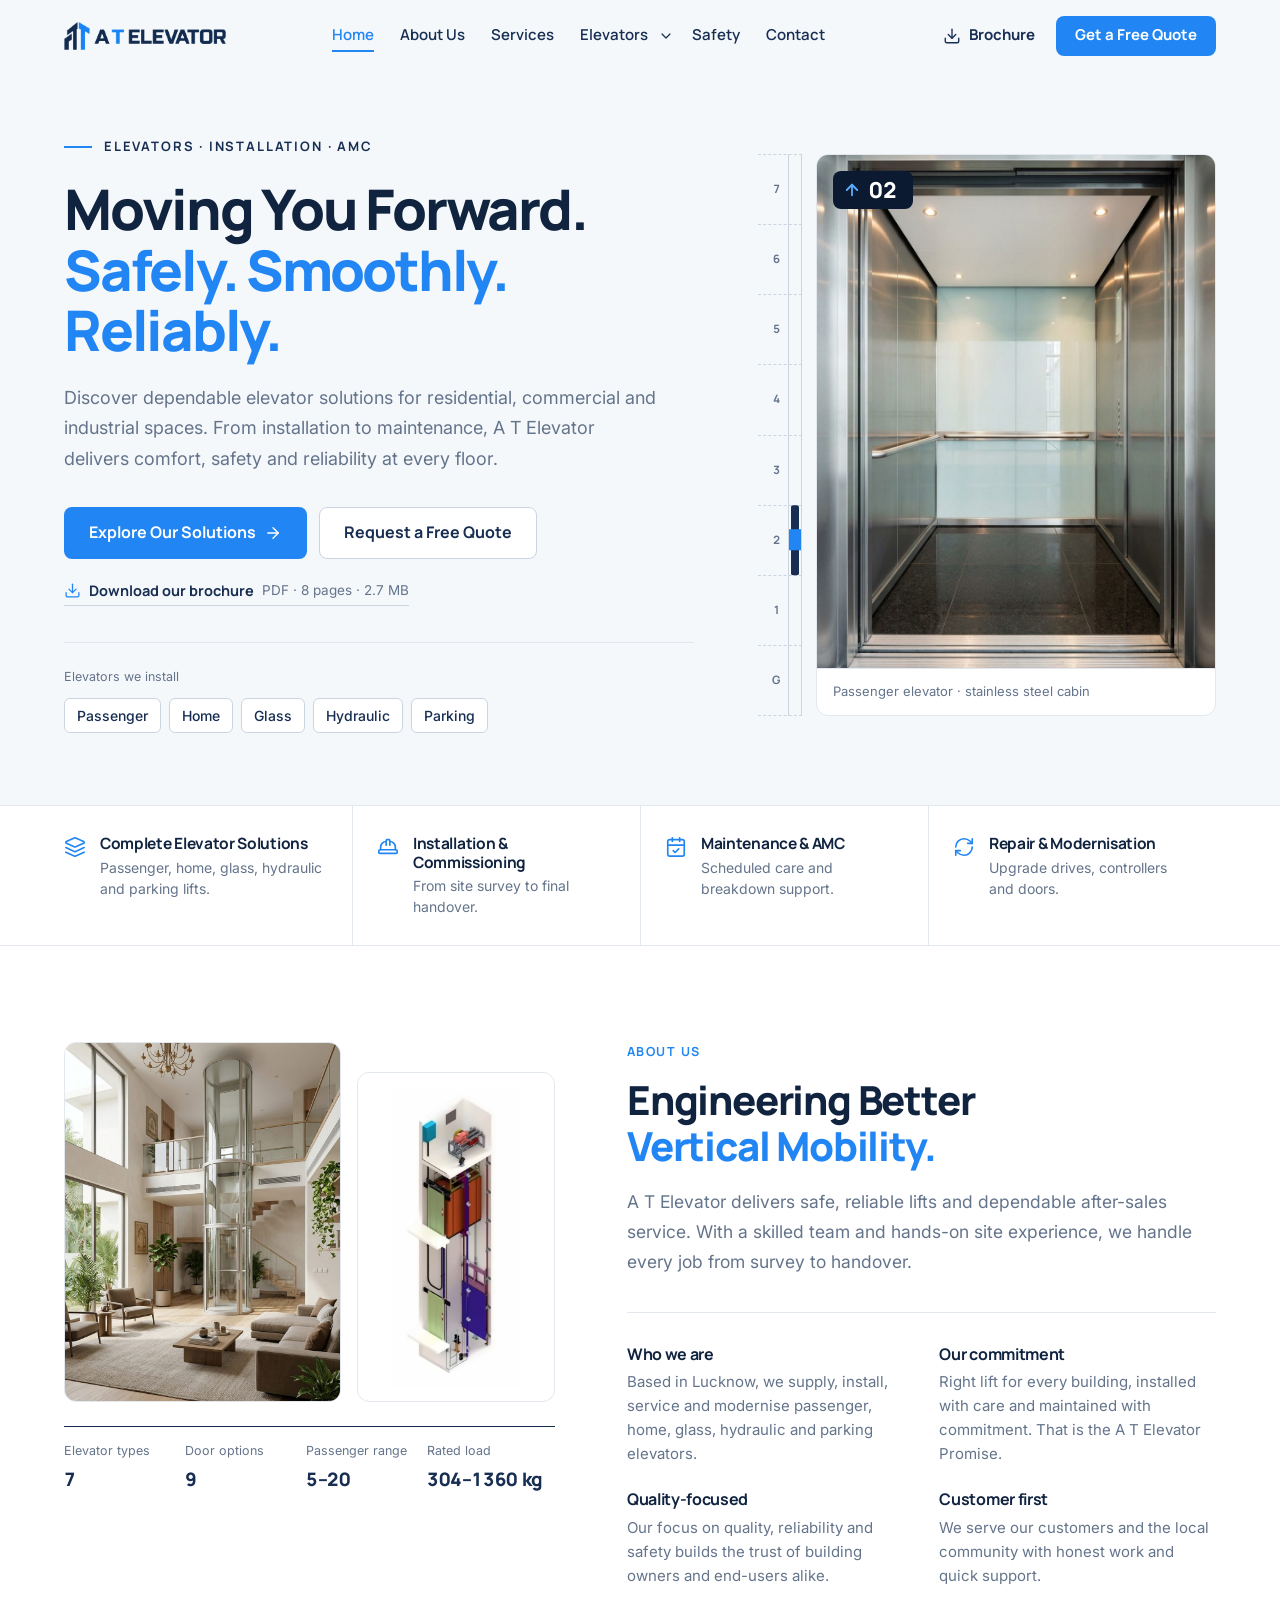
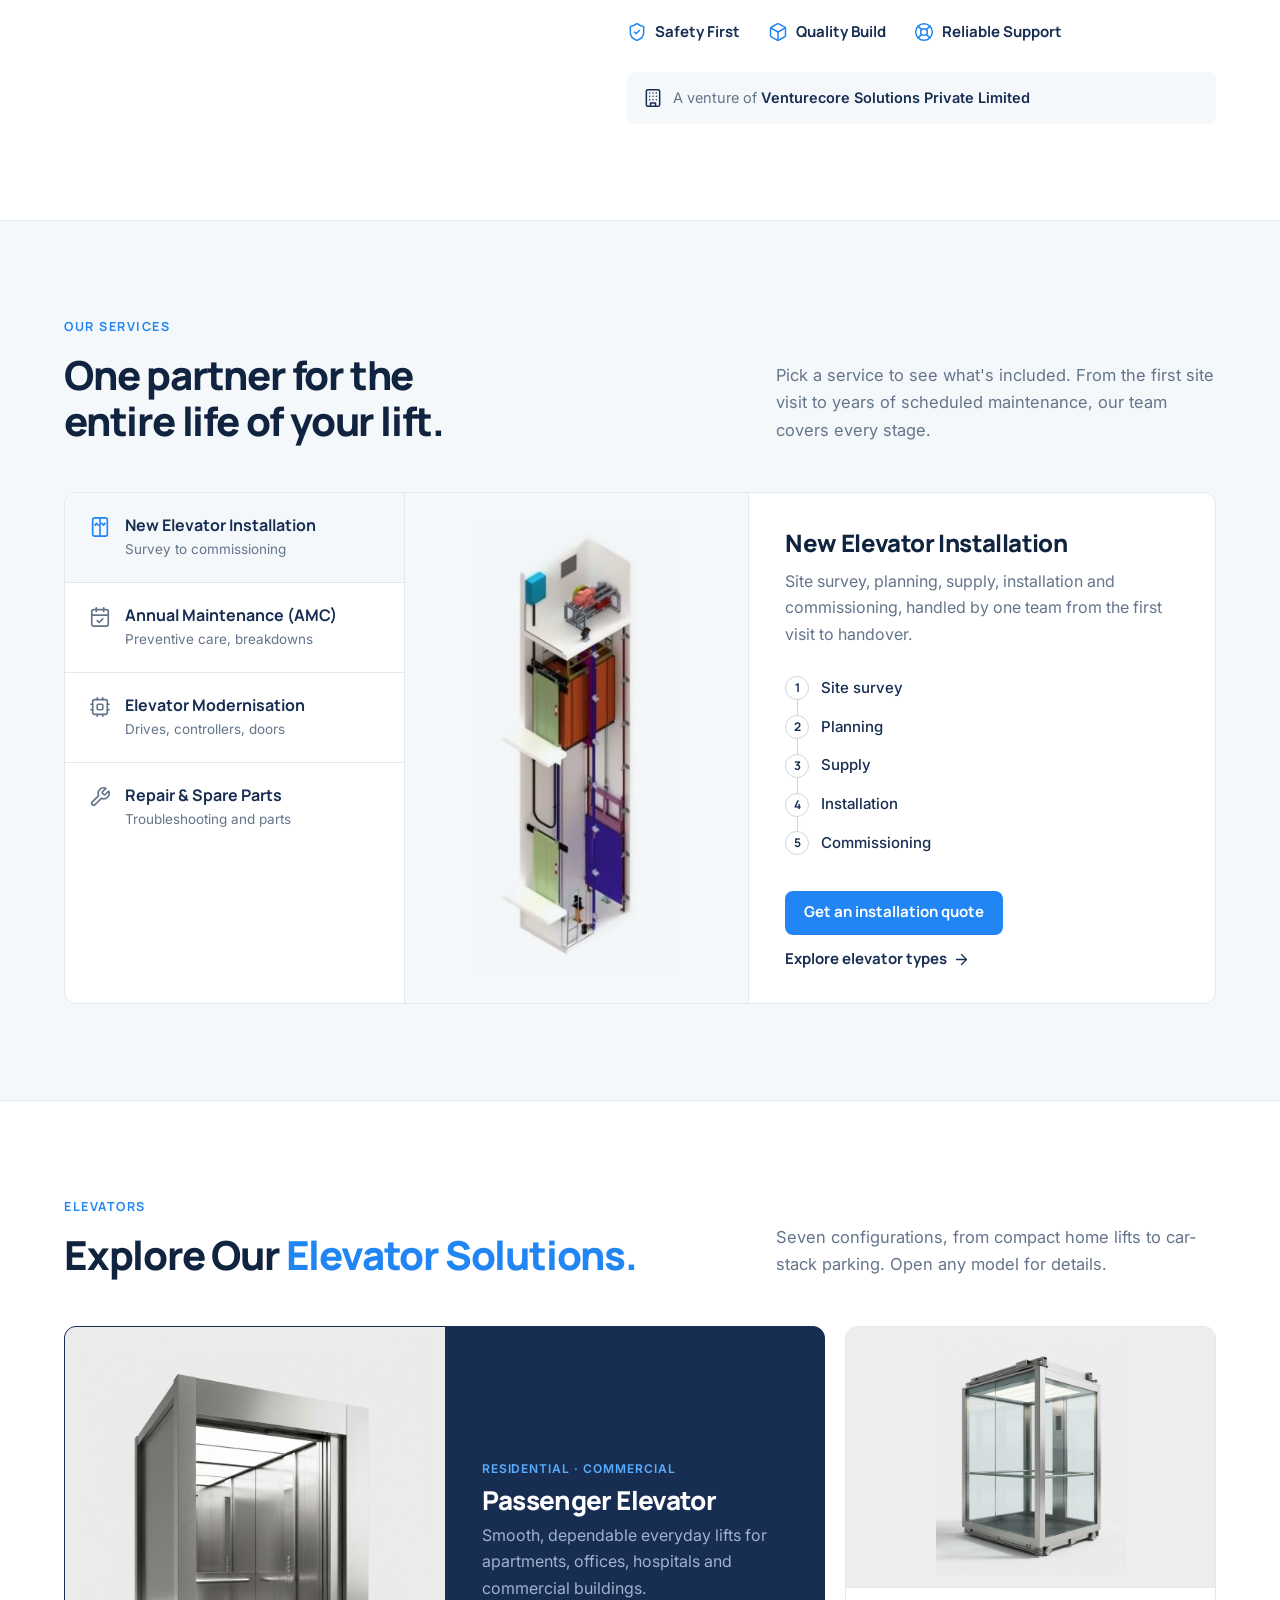
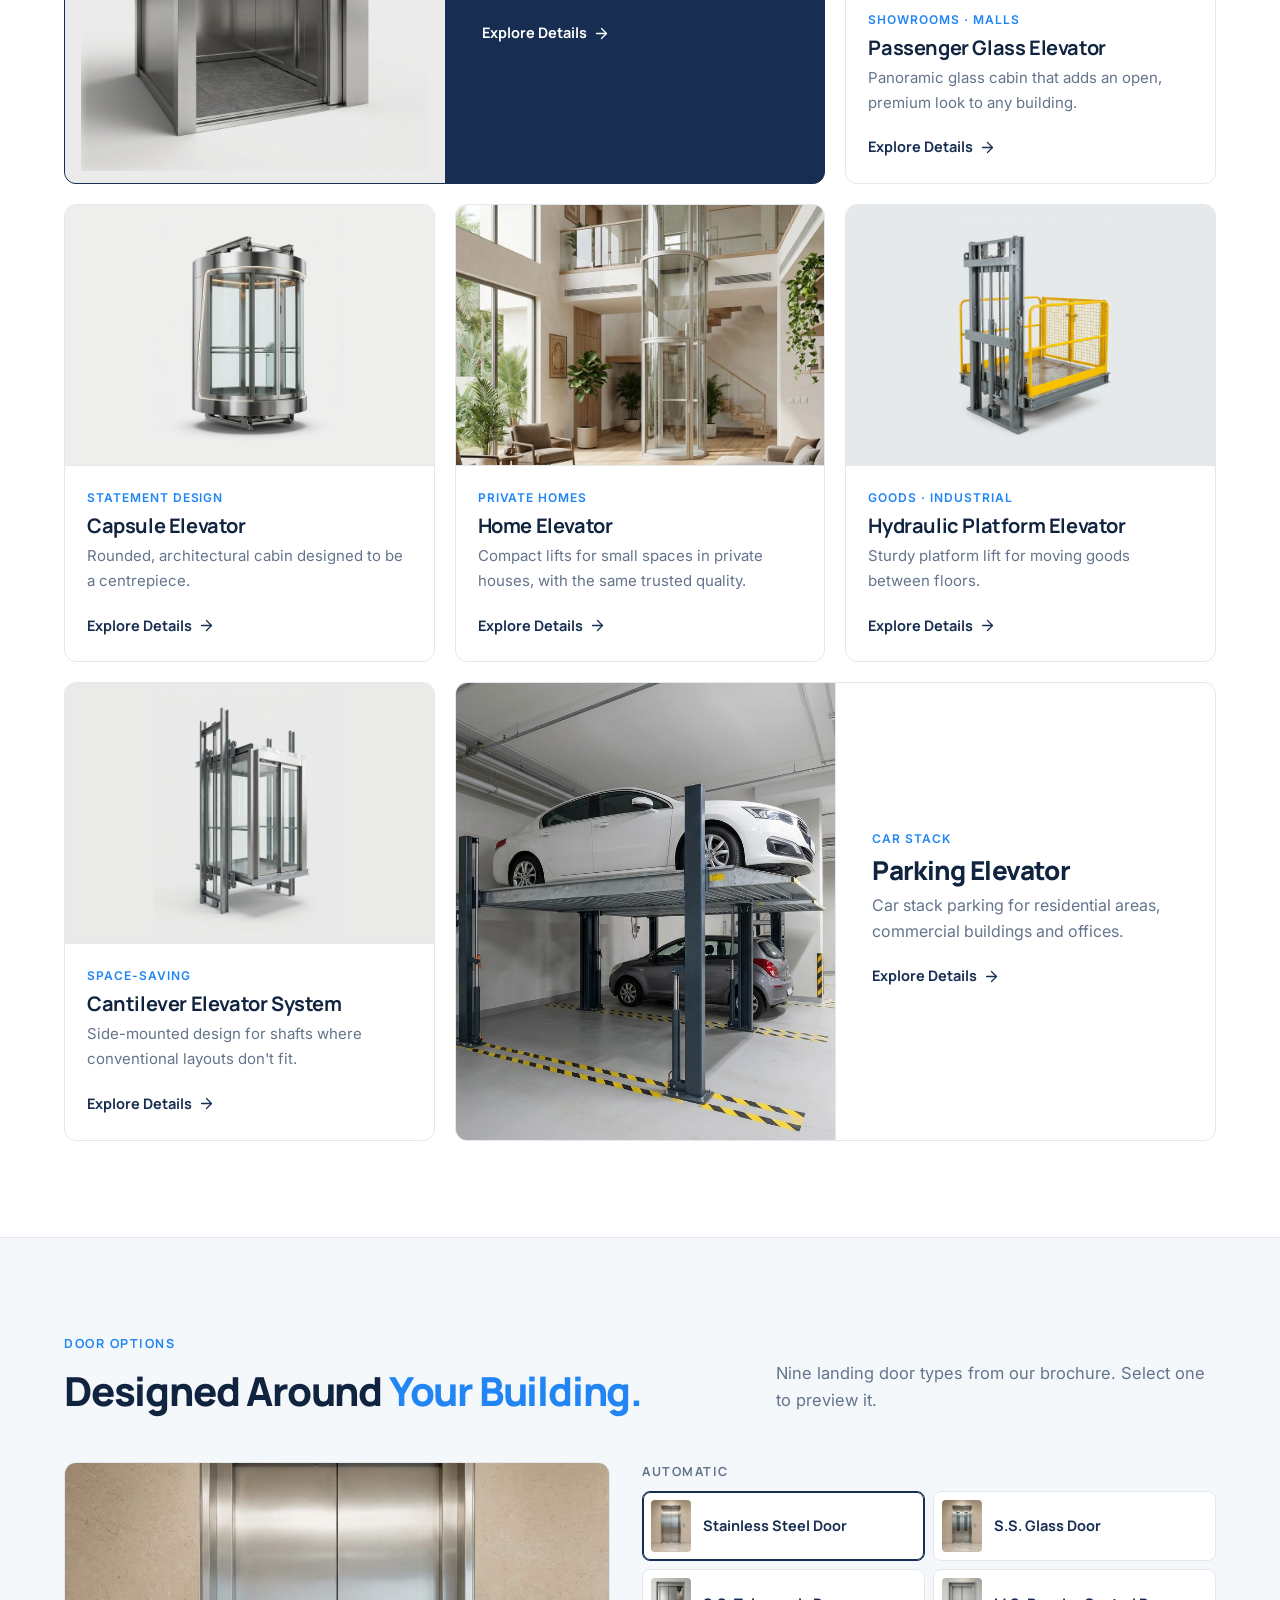
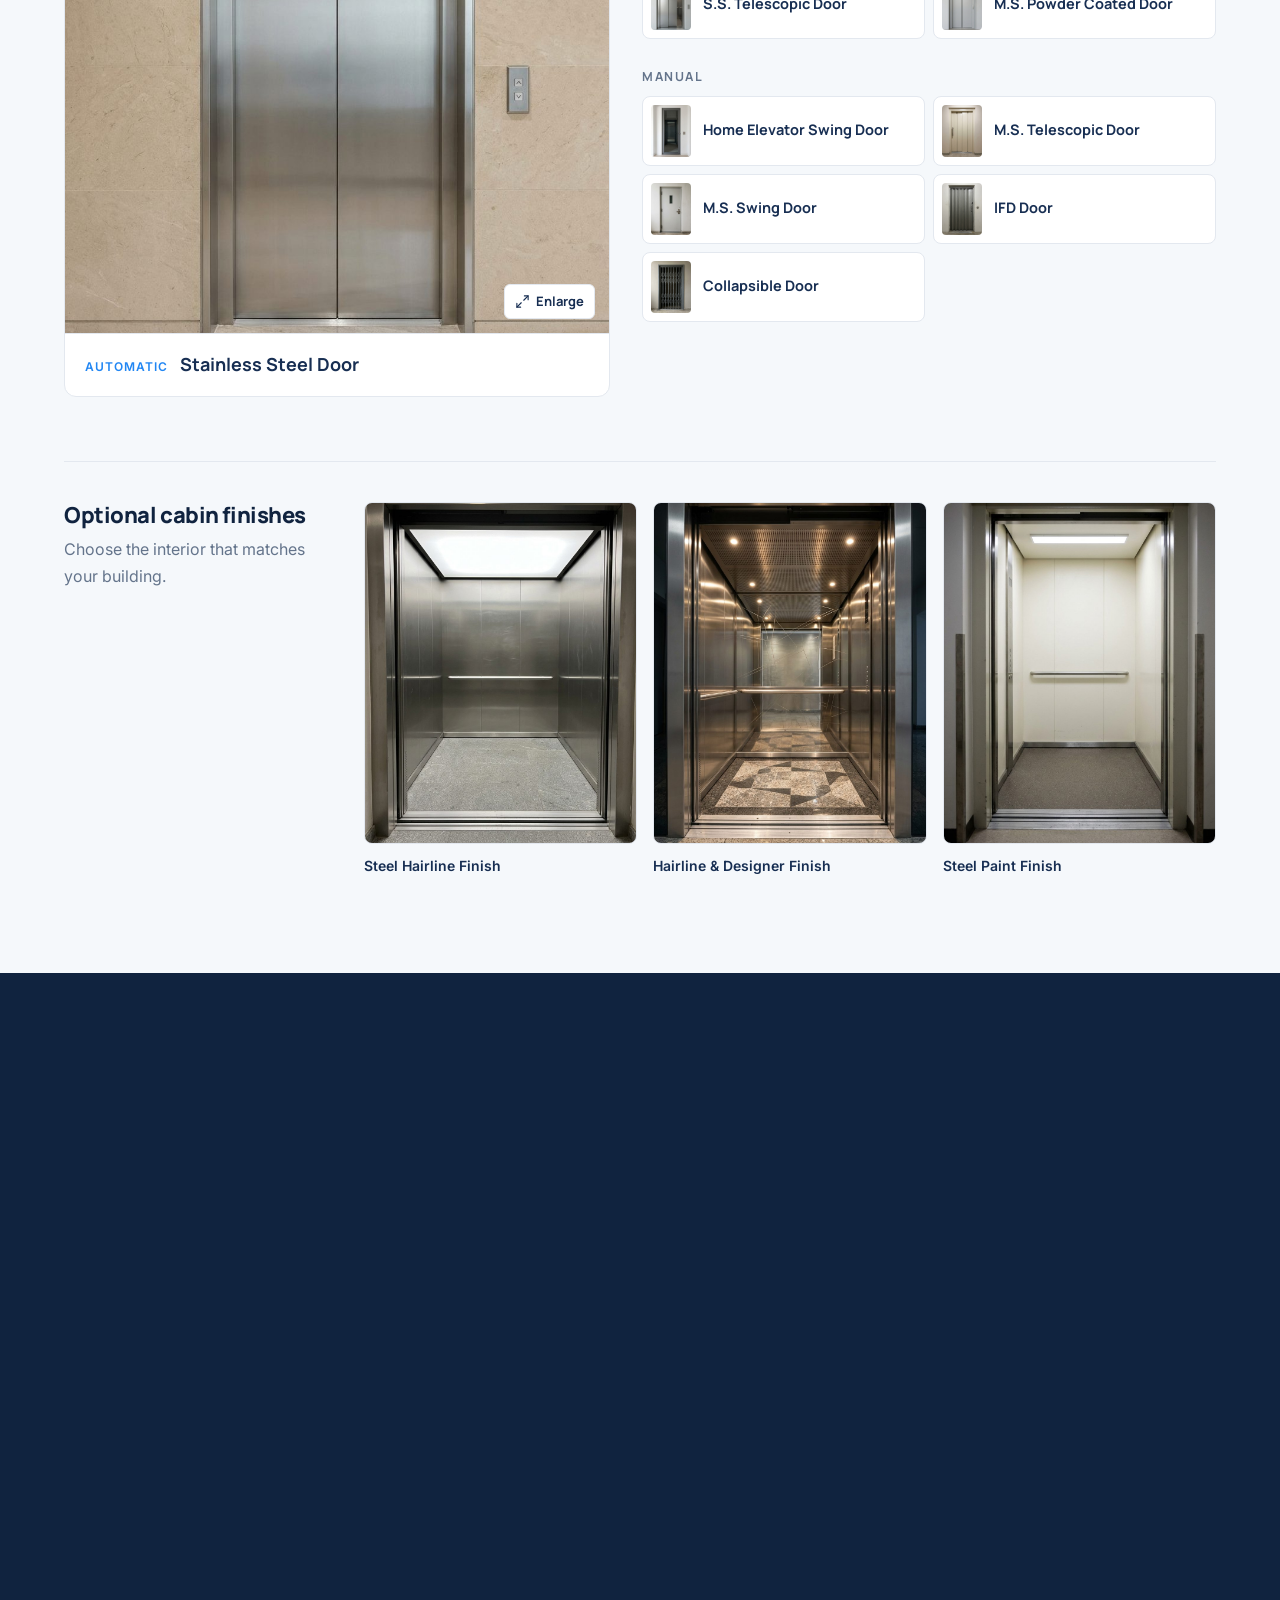
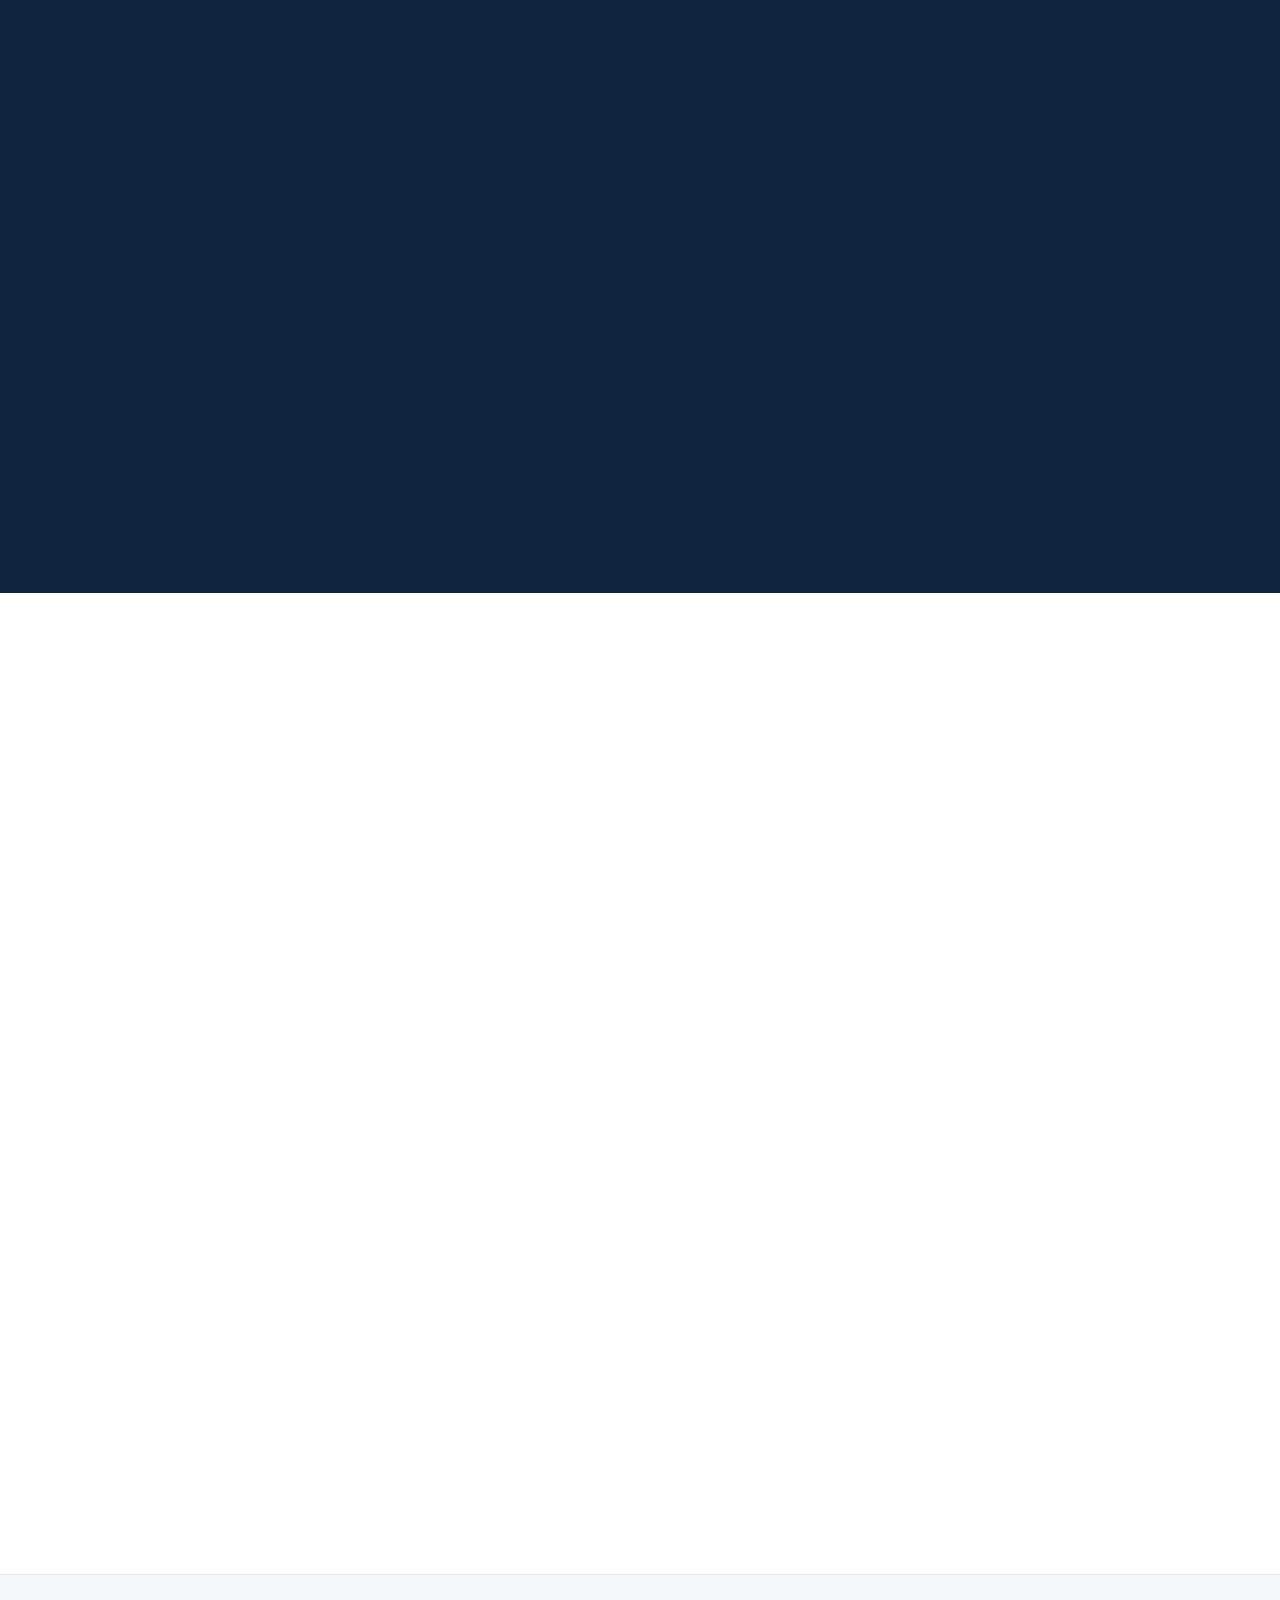
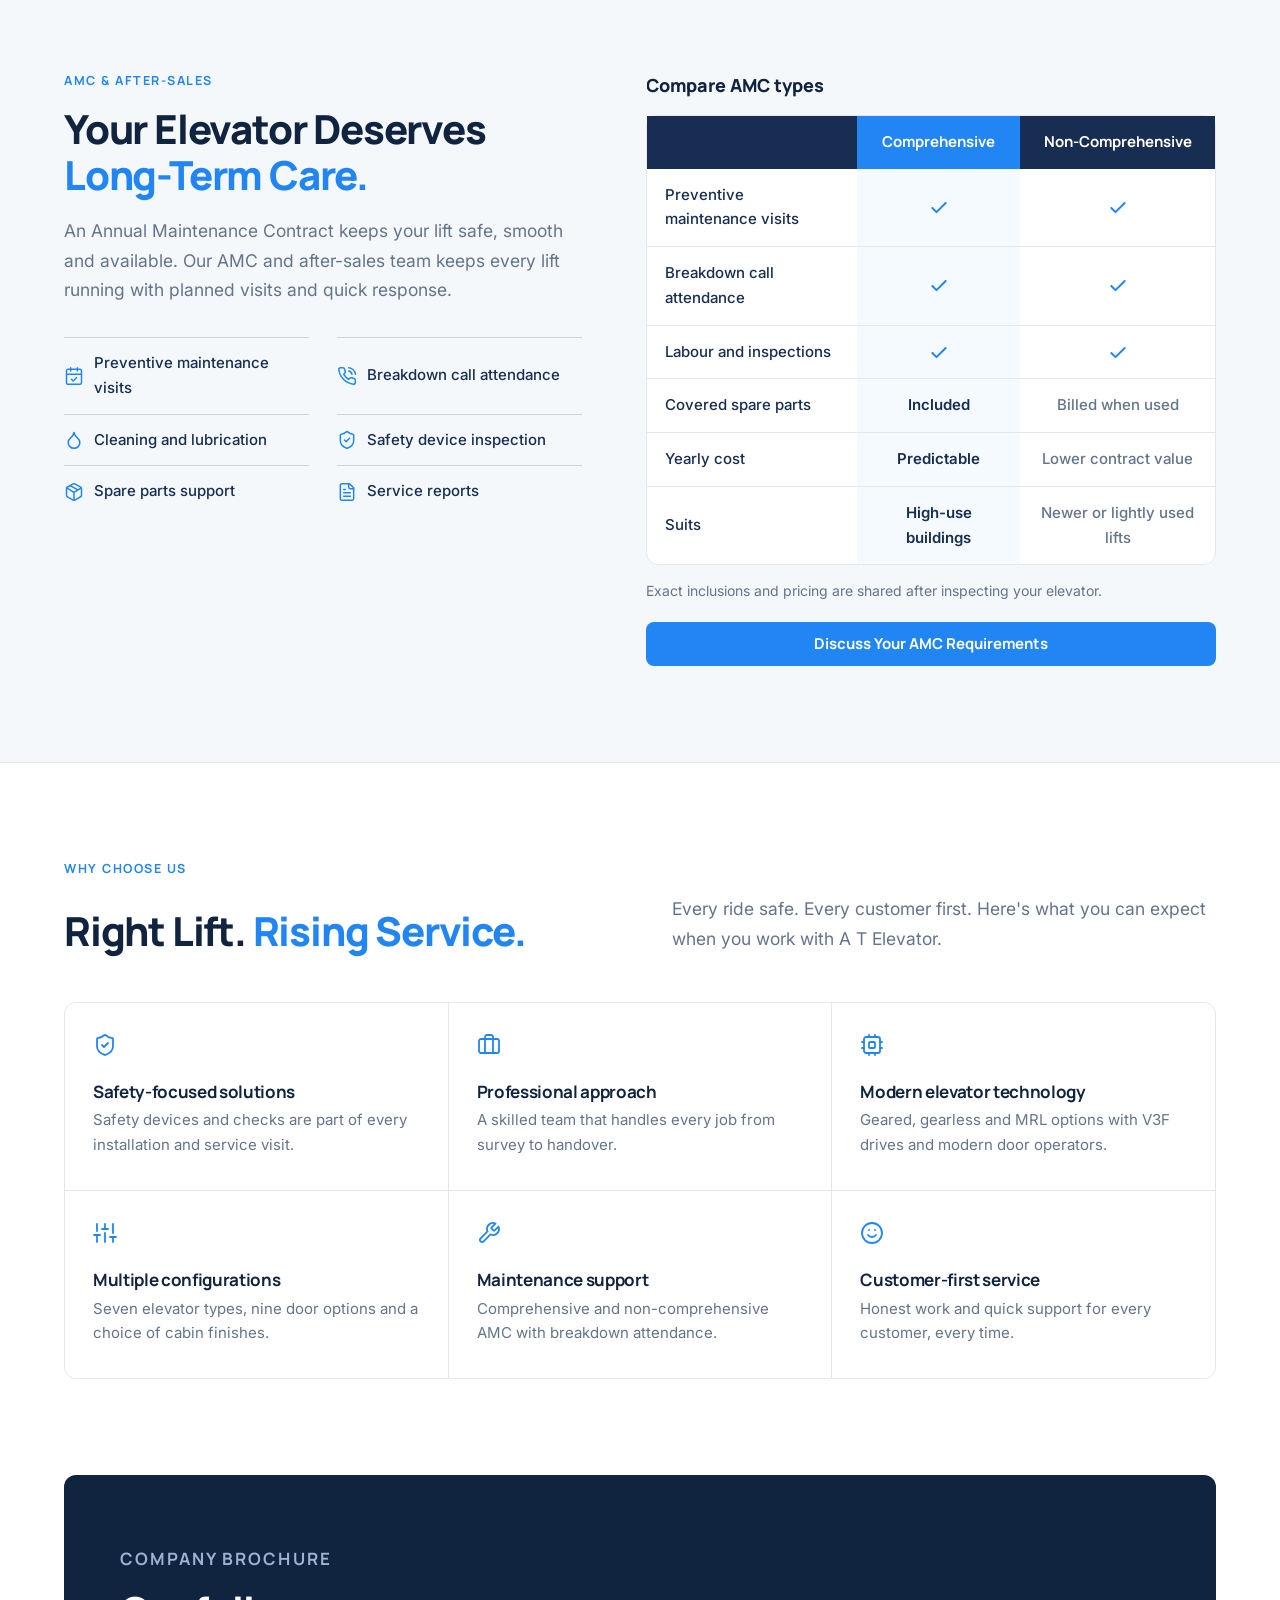
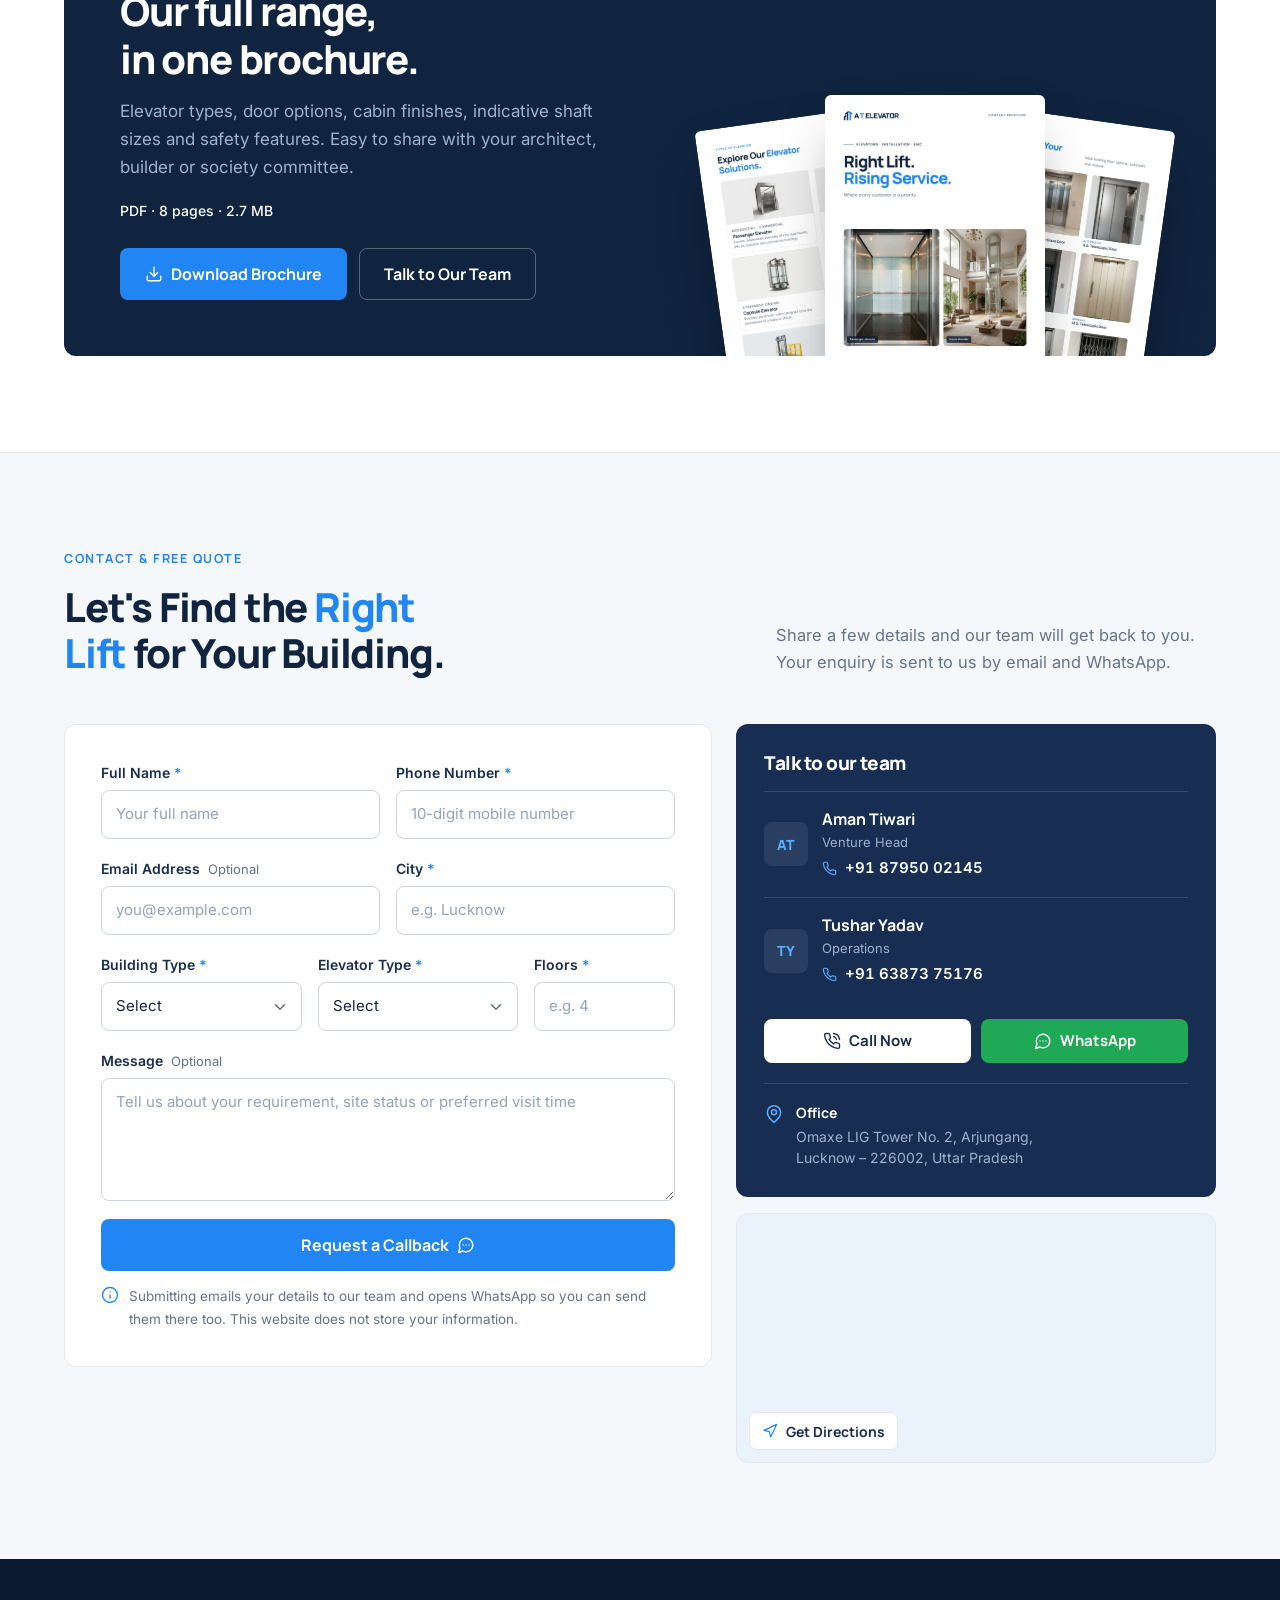
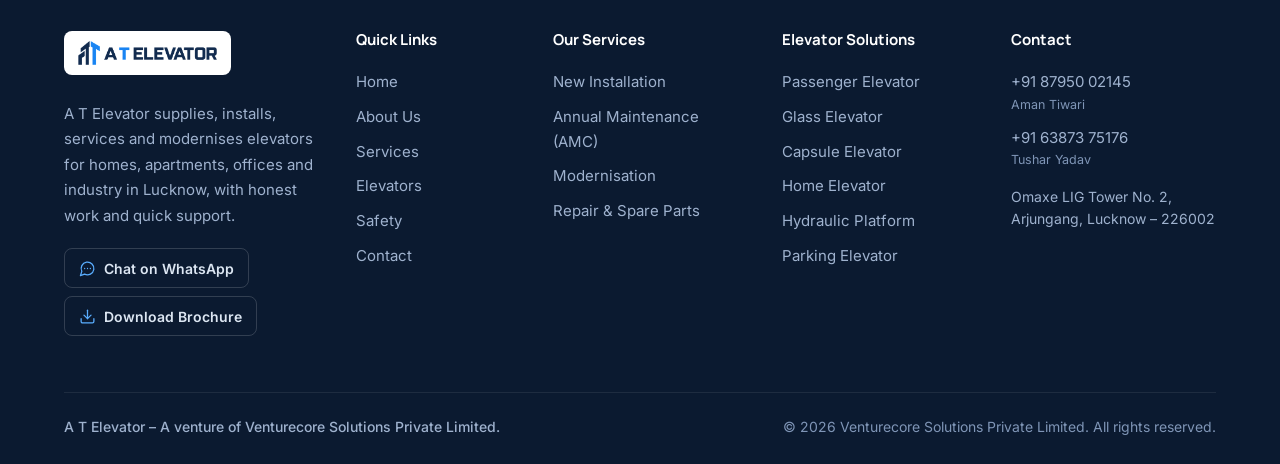
<file: index.html>
<!DOCTYPE html>
<html lang="en" class="no-js">
<head>
  <meta charset="UTF-8" />
  <meta name="viewport" content="width=device-width, initial-scale=1.0" />
  <title>A T Elevator | Elevator Installation, AMC &amp; Modernisation in Lucknow</title>
  <meta name="description" content="A T Elevator supplies, installs, services and modernises passenger, home, glass, hydraulic and parking elevators in Lucknow, Uttar Pradesh. A venture of Venturecore Solutions Private Limited." />
  <meta name="theme-color" content="#172E52" />
  <link rel="icon" type="image/png" href="assets/icons/favicon.png" />

  <!-- Fonts: Manrope (headings) + Inter (body) -->
  <link rel="preconnect" href="https://fonts.googleapis.com" />
  <link rel="preconnect" href="https://fonts.gstatic.com" crossorigin />
  <link href="https://fonts.googleapis.com/css2?family=Inter:wght@400;500;600&family=Manrope:wght@500;600;700;800&display=swap" rel="stylesheet" />

  <link rel="stylesheet" href="css/style.css" />
</head>
<body>

<!-- ============ ICON SPRITE (line icons, inline so they work offline) ============ -->
<svg width="0" height="0" style="position:absolute" aria-hidden="true">
  <symbol id="i-arrow-right" viewBox="0 0 24 24"><path d="M5 12h14"/><path d="m12 5 7 7-7 7"/></symbol>
  <symbol id="i-arrow-up" viewBox="0 0 24 24"><path d="m5 12 7-7 7 7"/><path d="M12 19V5"/></symbol>
  <symbol id="i-arrow-up-right" viewBox="0 0 24 24"><path d="M7 7h10v10"/><path d="M7 17 17 7"/></symbol>
  <symbol id="i-phone" viewBox="0 0 24 24"><path d="M22 16.92v3a2 2 0 0 1-2.18 2 19.79 19.79 0 0 1-8.63-3.07 19.5 19.5 0 0 1-6-6 19.79 19.79 0 0 1-3.07-8.67A2 2 0 0 1 4.11 2h3a2 2 0 0 1 2 1.72 12.84 12.84 0 0 0 .7 2.81 2 2 0 0 1-.45 2.11L8.09 9.91a16 16 0 0 0 6 6l1.27-1.27a2 2 0 0 1 2.11-.45 12.84 12.84 0 0 0 2.81.7A2 2 0 0 1 22 16.92z"/></symbol>
  <symbol id="i-phone-call" viewBox="0 0 24 24"><path d="M22 16.92v3a2 2 0 0 1-2.18 2 19.79 19.79 0 0 1-8.63-3.07 19.5 19.5 0 0 1-6-6 19.79 19.79 0 0 1-3.07-8.67A2 2 0 0 1 4.11 2h3a2 2 0 0 1 2 1.72 12.84 12.84 0 0 0 .7 2.81 2 2 0 0 1-.45 2.11L8.09 9.91a16 16 0 0 0 6 6l1.27-1.27a2 2 0 0 1 2.11-.45 12.84 12.84 0 0 0 2.81.7A2 2 0 0 1 22 16.92z"/><path d="M14.05 2a9 9 0 0 1 8 7.94"/><path d="M14.05 6A5 5 0 0 1 18 10"/></symbol>
  <symbol id="i-chat" viewBox="0 0 24 24"><path d="M7.9 20A9 9 0 1 0 4 16.1L2 22Z"/><path d="M8 12h.01"/><path d="M12 12h.01"/><path d="M16 12h.01"/></symbol>
  <symbol id="i-mail" viewBox="0 0 24 24"><rect x="2" y="4" width="20" height="16" rx="2"/><path d="m22 7-8.97 5.7a1.94 1.94 0 0 1-2.06 0L2 7"/></symbol>
  <symbol id="i-pin" viewBox="0 0 24 24"><path d="M20 10c0 6-8 12-8 12s-8-6-8-12a8 8 0 0 1 16 0Z"/><circle cx="12" cy="10" r="3"/></symbol>
  <symbol id="i-menu" viewBox="0 0 24 24"><path d="M4 7h16"/><path d="M4 12h16"/><path d="M4 17h16"/></symbol>
  <symbol id="i-x" viewBox="0 0 24 24"><path d="M18 6 6 18"/><path d="m6 6 12 12"/></symbol>
  <symbol id="i-building" viewBox="0 0 24 24"><rect x="4" y="2" width="16" height="20" rx="2"/><path d="M9 22v-4h6v4"/><path d="M8 6h.01"/><path d="M16 6h.01"/><path d="M12 6h.01"/><path d="M12 10h.01"/><path d="M12 14h.01"/><path d="M16 10h.01"/><path d="M16 14h.01"/><path d="M8 10h.01"/><path d="M8 14h.01"/></symbol>
  <symbol id="i-wrench" viewBox="0 0 24 24"><path d="M14.7 6.3a1 1 0 0 0 0 1.4l1.6 1.6a1 1 0 0 0 1.4 0l3.77-3.77a6 6 0 0 1-7.94 7.94l-6.91 6.91a2.12 2.12 0 0 1-3-3l6.91-6.91a6 6 0 0 1 7.94-7.94l-3.76 3.76z"/></symbol>
  <symbol id="i-sliders" viewBox="0 0 24 24"><path d="M4 21v-7"/><path d="M4 10V3"/><path d="M12 21v-9"/><path d="M12 8V3"/><path d="M20 21v-5"/><path d="M20 12V3"/><path d="M1 14h6"/><path d="M9 8h6"/><path d="M17 16h6"/></symbol>
  <symbol id="i-shield-check" viewBox="0 0 24 24"><path d="M20 13c0 5-3.5 7.5-7.66 8.95a1 1 0 0 1-.67-.01C7.5 20.5 4 18 4 13V6a1 1 0 0 1 1-1c2 0 4.5-1.2 6.24-2.72a1.17 1.17 0 0 1 1.52 0C14.51 3.81 17 5 19 5a1 1 0 0 1 1 1z"/><path d="m9 12 2 2 4-4"/></symbol>
  <symbol id="i-layers" viewBox="0 0 24 24"><path d="M12.83 2.18a2 2 0 0 0-1.66 0L2.6 6.08a1 1 0 0 0 0 1.83l8.58 3.91a2 2 0 0 0 1.66 0l8.58-3.9a1 1 0 0 0 0-1.83Z"/><path d="m22 17.65-9.17 4.16a2 2 0 0 1-1.66 0L2 17.65"/><path d="m22 12.65-9.17 4.16a2 2 0 0 1-1.66 0L2 12.65"/></symbol>
  <symbol id="i-refresh" viewBox="0 0 24 24"><path d="M3 12a9 9 0 0 1 9-9 9.75 9.75 0 0 1 6.74 2.74L21 8"/><path d="M21 3v5h-5"/><path d="M21 12a9 9 0 0 1-9 9 9.75 9.75 0 0 1-6.74-2.74L3 16"/><path d="M8 16H3v5"/></symbol>
  <symbol id="i-check" viewBox="0 0 24 24"><path d="M20 6 9 17l-5-5"/></symbol>
  <symbol id="i-users" viewBox="0 0 24 24"><path d="M16 21v-2a4 4 0 0 0-4-4H6a4 4 0 0 0-4 4v2"/><circle cx="9" cy="7" r="4"/><path d="M22 21v-2a4 4 0 0 0-3-3.87"/><path d="M16 3.13a4 4 0 0 1 0 7.75"/></symbol>
  <symbol id="i-zap" viewBox="0 0 24 24"><path d="M4 14a1 1 0 0 1-.78-1.63l9.9-10.2a.5.5 0 0 1 .86.46l-1.92 6.02A1 1 0 0 0 13 10h7a1 1 0 0 1 .78 1.63l-9.9 10.2a.5.5 0 0 1-.86-.46l1.92-6.02A1 1 0 0 0 11 14z"/></symbol>
  <symbol id="i-cpu" viewBox="0 0 24 24"><rect x="4" y="4" width="16" height="16" rx="2"/><rect x="9" y="9" width="6" height="6" rx="1"/><path d="M15 2v2"/><path d="M15 20v2"/><path d="M2 15h2"/><path d="M2 9h2"/><path d="M20 15h2"/><path d="M20 9h2"/><path d="M9 2v2"/><path d="M9 20v2"/></symbol>
  <symbol id="i-gauge" viewBox="0 0 24 24"><path d="m12 14 4-4"/><path d="M3.34 19a10 10 0 1 1 17.32 0"/></symbol>
  <symbol id="i-bulb" viewBox="0 0 24 24"><path d="M15 14c.2-1 .7-1.7 1.5-2.5 1-.9 1.5-2.2 1.5-3.5A6 6 0 0 0 6 8c0 1 .2 2.2 1.5 3.5.7.7 1.3 1.5 1.5 2.5"/><path d="M9 18h6"/><path d="M10 22h4"/></symbol>
  <symbol id="i-bell" viewBox="0 0 24 24"><path d="M10.268 21a2 2 0 0 0 3.464 0"/><path d="M3.262 15.326A1 1 0 0 0 4 17h16a1 1 0 0 0 .74-1.673C19.41 13.956 18 12.499 18 8A6 6 0 0 0 6 8c0 4.499-1.411 5.956-2.738 7.326"/></symbol>
  <symbol id="i-lifebuoy" viewBox="0 0 24 24"><circle cx="12" cy="12" r="10"/><circle cx="12" cy="12" r="4"/><path d="m4.93 4.93 4.24 4.24"/><path d="m14.83 9.17 4.24-4.24"/><path d="m14.83 14.83 4.24 4.24"/><path d="m9.17 14.83-4.24 4.24"/></symbol>
  <symbol id="i-move-v" viewBox="0 0 24 24"><path d="M12 2v20"/><path d="m8 18 4 4 4-4"/><path d="m8 6 4-4 4 4"/></symbol>
  <symbol id="i-scan" viewBox="0 0 24 24"><path d="M3 7V5a2 2 0 0 1 2-2h2"/><path d="M17 3h2a2 2 0 0 1 2 2v2"/><path d="M21 17v2a2 2 0 0 1-2 2h-2"/><path d="M7 21H5a2 2 0 0 1-2-2v-2"/><path d="M7 12h10"/></symbol>
  <symbol id="i-weight" viewBox="0 0 24 24"><circle cx="12" cy="5" r="3"/><path d="M6.5 8a2 2 0 0 0-1.905 1.46L2.1 18.5A2 2 0 0 0 4 21h16a2 2 0 0 0 1.925-2.54L19.4 9.5A2 2 0 0 0 17.48 8Z"/></symbol>
  <symbol id="i-sill" viewBox="0 0 24 24"><rect x="3" y="3" width="18" height="18" rx="2"/><path d="M12 3v14"/><path d="M3 17h18"/></symbol>
  <symbol id="i-moon" viewBox="0 0 24 24"><path d="M12 3a6 6 0 0 0 9 9 9 9 0 1 1-9-9Z"/></symbol>
  <symbol id="i-volume" viewBox="0 0 24 24"><path d="M11 4.702a.705.705 0 0 0-1.203-.498L6.413 7.587A1.4 1.4 0 0 1 5.416 8H3a1 1 0 0 0-1 1v6a1 1 0 0 0 1 1h2.416a1.4 1.4 0 0 1 .997.413l3.383 3.384A.705.705 0 0 0 11 19.298z"/><path d="M16 9a5 5 0 0 1 0 6"/><path d="M19.364 18.364a9 9 0 0 0 0-12.728"/></symbol>
  <symbol id="i-octagon" viewBox="0 0 24 24"><path d="M12 16h.01"/><path d="M12 8v4"/><path d="M15.312 2a2 2 0 0 1 1.414.586l4.688 4.688A2 2 0 0 1 22 8.688v6.624a2 2 0 0 1-.586 1.414l-4.688 4.688a2 2 0 0 1-1.414.586H8.688a2 2 0 0 1-1.414-.586l-4.688-4.688A2 2 0 0 1 2 15.312V8.688a2 2 0 0 1 .586-1.414l4.688-4.688A2 2 0 0 1 8.688 2z"/></symbol>
  <symbol id="i-box" viewBox="0 0 24 24"><path d="M21 8a2 2 0 0 0-1-1.73l-7-4a2 2 0 0 0-2 0l-7 4A2 2 0 0 0 3 8v8a2 2 0 0 0 1 1.73l7 4a2 2 0 0 0 2 0l7-4A2 2 0 0 0 21 16Z"/><path d="m3.3 7 8.7 5 8.7-5"/><path d="M12 22V12"/></symbol>
  <symbol id="i-fan" viewBox="0 0 24 24"><path d="M10.827 16.379a6.082 6.082 0 0 1-8.618-7.002l5.412 1.45a6.082 6.082 0 0 1 7.002-8.618l-1.45 5.412a6.082 6.082 0 0 1 8.618 7.002l-5.412-1.45a6.082 6.082 0 0 1-7.002 8.618l1.45-5.412Z"/><path d="M12 12v.01"/></symbol>
  <symbol id="i-clipboard" viewBox="0 0 24 24"><rect x="8" y="2" width="8" height="4" rx="1"/><path d="M16 4h2a2 2 0 0 1 2 2v14a2 2 0 0 1-2 2H6a2 2 0 0 1-2-2V6a2 2 0 0 1 2-2h2"/><path d="M12 11h4"/><path d="M12 16h4"/><path d="M8 11h.01"/><path d="M8 16h.01"/></symbol>
  <symbol id="i-droplet" viewBox="0 0 24 24"><path d="M12 22a7 7 0 0 0 7-7c0-2-1-3.9-3-5.5s-3.5-4-4-6.5c-.5 2.5-2 4.9-4 6.5C6 11.1 5 13 5 15a7 7 0 0 0 7 7z"/></symbol>
  <symbol id="i-file" viewBox="0 0 24 24"><path d="M15 2H6a2 2 0 0 0-2 2v16a2 2 0 0 0 2 2h12a2 2 0 0 0 2-2V7Z"/><path d="M14 2v4a2 2 0 0 0 2 2h4"/><path d="M10 9H8"/><path d="M16 13H8"/><path d="M16 17H8"/></symbol>
  <symbol id="i-calendar" viewBox="0 0 24 24"><rect x="3" y="4" width="18" height="18" rx="2"/><path d="M16 2v4"/><path d="M8 2v4"/><path d="M3 10h18"/><path d="m9 16 2 2 4-4"/></symbol>
  <symbol id="i-package" viewBox="0 0 24 24"><path d="M11 21.73a2 2 0 0 0 2 0l7-4A2 2 0 0 0 21 16V8a2 2 0 0 0-1-1.73l-7-4a2 2 0 0 0-2 0l-7 4A2 2 0 0 0 3 8v8a2 2 0 0 0 1 1.73z"/><path d="M12 22V12"/><path d="m3.3 7 7.703 4.734a2 2 0 0 0 1.994 0L20.7 7"/><path d="m7.5 4.27 9 5.15"/></symbol>
  <symbol id="i-hardhat" viewBox="0 0 24 24"><path d="M10 10V5a1 1 0 0 1 1-1h2a1 1 0 0 1 1 1v5"/><path d="M14 6a6 6 0 0 1 6 6v3"/><path d="M4 15v-3a6 6 0 0 1 6-6"/><rect x="2" y="15" width="20" height="4" rx="1"/></symbol>
  <symbol id="i-briefcase" viewBox="0 0 24 24"><path d="M16 20V4a2 2 0 0 0-2-2h-4a2 2 0 0 0-2 2v16"/><rect x="2" y="6" width="20" height="14" rx="2"/></symbol>
  <symbol id="i-smile" viewBox="0 0 24 24"><circle cx="12" cy="12" r="10"/><path d="M8 14s1.5 2 4 2 4-2 4-2"/><path d="M9 9h.01"/><path d="M15 9h.01"/></symbol>
  <symbol id="i-chev-l" viewBox="0 0 24 24"><path d="m15 18-6-6 6-6"/></symbol>
  <symbol id="i-chev-r" viewBox="0 0 24 24"><path d="m9 18 6-6-6-6"/></symbol>
  <symbol id="i-chev-d" viewBox="0 0 24 24"><path d="m6 9 6 6 6-6"/></symbol>
  <symbol id="i-expand" viewBox="0 0 24 24"><path d="M15 3h6v6"/><path d="M9 21H3v-6"/><path d="M21 3l-7 7"/><path d="M3 21l7-7"/></symbol>
  <symbol id="i-nav" viewBox="0 0 24 24"><path d="M3 11 22 2 13 21 11 13 3 11z"/></symbol>
  <symbol id="i-info" viewBox="0 0 24 24"><circle cx="12" cy="12" r="10"/><path d="M12 16v-4"/><path d="M12 8h.01"/></symbol>
  <symbol id="i-elevator" viewBox="0 0 24 24"><rect x="4" y="2" width="16" height="20" rx="2"/><path d="M12 2v20"/><path d="m6.5 10 1.75-2 1.75 2"/><path d="m14 8 1.75 2 1.75-2"/></symbol>
  <symbol id="i-download" viewBox="0 0 24 24"><path d="M21 15v4a2 2 0 0 1-2 2H5a2 2 0 0 1-2-2v-4"/><path d="m7 10 5 5 5-5"/><path d="M12 15V3"/></symbol>
  <symbol id="i-home" viewBox="0 0 24 24"><path d="M15 21v-8a1 1 0 0 0-1-1h-4a1 1 0 0 0-1 1v8"/><path d="M3 10a2 2 0 0 1 .709-1.528l7-5.999a2 2 0 0 1 2.582 0l7 5.999A2 2 0 0 1 21 10v9a2 2 0 0 1-2 2H5a2 2 0 0 1-2-2z"/></symbol>
</svg>

<a class="skip-link" href="#main">Skip to content</a>
<div class="scroll-progress" aria-hidden="true"><span id="scrollProgress"></span></div>

<!-- ============ NAVBAR ============ -->
<header class="navbar" id="navbar">
  <div class="container nav-inner">
    <a href="#home" class="nav-logo" aria-label="A T Elevator — home">
      <img src="assets/images/logo.png" alt="A T Elevator" width="949" height="164" />
    </a>

    <nav class="nav-links" id="navLinks" aria-label="Primary">
      <a href="#home" class="nav-link active">Home</a>
      <a href="#about" class="nav-link">About Us</a>
      <a href="#services" class="nav-link">Services</a>
      <div class="nav-item has-mega" id="megaItem">
        <a href="#elevators" class="nav-link">Elevators</a>
        <button class="mega-toggle" id="megaToggle" aria-expanded="false" aria-controls="megaPanel" aria-label="Show elevator range">
          <svg class="i"><use href="#i-chev-d"/></svg>
        </button>
        <!-- Mega menu (desktop) -->
        <div class="mega" id="megaPanel">
          <div class="container mega-inner">
            <div class="mega-main">
              <p class="mega-label">Elevator range</p>
              <ul class="mega-grid">
                <li><a href="#elevators" data-open-elevator="passenger"><img src="assets/images/passenger-elevator.jpg" alt="" loading="lazy" /><span><strong>Passenger Elevator</strong><small>Apartments, offices, hospitals</small></span></a></li>
                <li><a href="#elevators" data-open-elevator="glass"><img src="assets/images/glass-elevator.jpg" alt="" loading="lazy" /><span><strong>Passenger Glass Elevator</strong><small>Malls, showrooms, atriums</small></span></a></li>
                <li><a href="#elevators" data-open-elevator="capsule"><img src="assets/images/capsule-elevator.jpg" alt="" loading="lazy" /><span><strong>Capsule Elevator</strong><small>Statement architecture</small></span></a></li>
                <li><a href="#elevators" data-open-elevator="home"><img src="assets/images/home-elevator.jpg" alt="" loading="lazy" /><span><strong>Home Elevator</strong><small>Independent houses, villas</small></span></a></li>
                <li><a href="#elevators" data-open-elevator="hydraulic"><img src="assets/images/hydraulic-elevator.jpg" alt="" loading="lazy" /><span><strong>Hydraulic Platform</strong><small>Goods and warehouses</small></span></a></li>
                <li><a href="#elevators" data-open-elevator="cantilever"><img src="assets/images/cantilever-elevator.jpg" alt="" loading="lazy" /><span><strong>Cantilever System</strong><small>Tight or existing shafts</small></span></a></li>
                <li><a href="#elevators" data-open-elevator="parking"><img src="assets/images/parking-elevator.jpg" alt="" loading="lazy" /><span><strong>Parking Elevator</strong><small>Car stack parking</small></span></a></li>
              </ul>
            </div>
            <div class="mega-side">
              <p class="mega-label">Plan your lift</p>
              <a href="#doors" class="mega-link">Door options<small>9 automatic and manual types</small></a>
              <a href="#cabins" class="mega-link">Cabin finishes<small>Hairline, designer, paint</small></a>
              <a href="#technology" class="mega-link">Machines &amp; shaft sizes<small>Geared, gearless, MRL</small></a>
              <a href="#safety" class="mega-link">Safety features<small>12 listed in our brochure</small></a>
              <a href="assets/brochure/A-T-Elevator-Brochure.pdf" download="A-T-Elevator-Brochure.pdf" class="mega-brochure js-brochure">
                <img src="assets/images/brochure-cover.jpg" alt="" loading="lazy" />
                <span><strong>Download brochure</strong><small>PDF · 8 pages · 2.7 MB</small></span>
              </a>
            </div>
          </div>
        </div>
      </div>
      <a href="#safety" class="nav-link">Safety</a>
      <a href="#contact" class="nav-link">Contact</a>
      <div class="drawer-actions">
        <a href="#contact" class="btn btn-primary btn-block">Get a Free Quote</a>
        <a href="assets/brochure/A-T-Elevator-Brochure.pdf" download="A-T-Elevator-Brochure.pdf" class="btn btn-secondary btn-block js-brochure"><svg class="i"><use href="#i-download"/></svg>Download Brochure</a>
        <a href="tel:+918795002145" class="drawer-call"><svg class="i"><use href="#i-phone"/></svg>+91 87950 02145</a>
      </div>
    </nav>

    <div class="nav-actions">
      <a href="assets/brochure/A-T-Elevator-Brochure.pdf" download="A-T-Elevator-Brochure.pdf" class="btn btn-quiet nav-brochure js-brochure" aria-label="Download brochure (PDF)"><svg class="i"><use href="#i-download"/></svg><span>Brochure</span></a>
      <a href="#contact" class="btn btn-primary nav-cta">Get a Free Quote</a>
      <button class="nav-toggle" id="navToggle" aria-label="Open menu" aria-expanded="false" aria-controls="navLinks">
        <svg class="i icon-open"><use href="#i-menu"/></svg>
        <svg class="i icon-close"><use href="#i-x"/></svg>
      </button>
    </div>
  </div>
</header>
<div class="nav-backdrop" id="navBackdrop"></div>

<main id="main">

<!-- ============ HERO ============ -->
<section class="hero" id="home">
  <div class="container hero-grid">
    <div class="hero-copy">
      <p class="eyebrow reveal">Elevators · Installation · AMC</p>
      <h1 class="hero-title reveal">Moving You Forward.<br /><span class="hl">Safely. Smoothly. Reliably.</span></h1>
      <p class="hero-lead reveal">Discover dependable elevator solutions for residential, commercial and industrial spaces. From installation to maintenance, A T Elevator delivers comfort, safety and reliability at every floor.</p>
      <div class="hero-ctas reveal">
        <a href="#elevators" class="btn btn-primary btn-lg">Explore Our Solutions <svg class="i"><use href="#i-arrow-right"/></svg></a>
        <a href="#contact" class="btn btn-secondary btn-lg">Request a Free Quote</a>
      </div>
      <a href="assets/brochure/A-T-Elevator-Brochure.pdf" download="A-T-Elevator-Brochure.pdf" class="hero-brochure reveal js-brochure">
        <svg class="i"><use href="#i-download"/></svg>Download our brochure <span>PDF · 8 pages · 2.7 MB</span>
      </a>
      <ul class="hero-tags reveal" aria-label="Elevator types we offer">
        <li>Passenger</li><li>Home</li><li>Glass</li><li>Hydraulic</li><li>Parking</li>
      </ul>
    </div>

    <div class="hero-visual reveal">
      <!-- Shaft elevation: floor scale with a moving car, synced to the floor display -->
      <div class="shaft" aria-hidden="true">
        <ol class="shaft-floors"><li>7</li><li>6</li><li>5</li><li>4</li><li>3</li><li>2</li><li>1</li><li>G</li></ol>
        <span class="shaft-car" id="shaftCar"></span>
      </div>
      <figure class="hero-frame">
        <img src="assets/images/hero-elevator.jpg" alt="Stainless steel passenger elevator cabin with glass back panel" width="896" height="1200" />
        <div class="cop-display" aria-hidden="true">
          <span class="cop-dir" id="copDir"><svg class="i"><use href="#i-arrow-up"/></svg></span>
          <span class="cop-num" id="floorNum">G</span>
        </div>
        <figcaption>Passenger elevator · stainless steel cabin</figcaption>
      </figure>
    </div>
  </div>
</section>

<!-- ============ CAPABILITIES STRIP ============ -->
<section class="capabilities" aria-label="What we do">
  <div class="container cap-grid">
    <div class="cap reveal"><svg class="i"><use href="#i-layers"/></svg><div><h3>Complete Elevator Solutions</h3><p>Passenger, home, glass, hydraulic and parking lifts.</p></div></div>
    <div class="cap reveal"><svg class="i"><use href="#i-hardhat"/></svg><div><h3>Installation &amp; Commissioning</h3><p>From site survey to final handover.</p></div></div>
    <div class="cap reveal"><svg class="i"><use href="#i-calendar"/></svg><div><h3>Maintenance &amp; AMC</h3><p>Scheduled care and breakdown support.</p></div></div>
    <div class="cap reveal"><svg class="i"><use href="#i-refresh"/></svg><div><h3>Repair &amp; Modernisation</h3><p>Upgrade drives, controllers and doors.</p></div></div>
  </div>
</section>

<!-- ============ ABOUT ============ -->
<section class="section about" id="about">
  <div class="container about-grid">
    <div class="about-media reveal">
      <div class="about-photo">
        <img src="assets/images/home-elevator.jpg" alt="Home elevator installed in a double-height living space" loading="lazy" width="216" height="281" />
      </div>
      <div class="about-drawing">
        <img src="assets/images/elevator-system.jpg" alt="Cut-away drawing of an elevator: car, hoistway and machine room" loading="lazy" width="259" height="604" />
      </div>
      <dl class="fact-sheet">
        <div><dt>Elevator types</dt><dd>7</dd></div>
        <div><dt>Door options</dt><dd>9</dd></div>
        <div><dt>Passenger range</dt><dd>5–20</dd></div>
        <div><dt>Rated load</dt><dd>304–1360 kg</dd></div>
      </dl>
    </div>

    <div class="about-copy">
      <p class="label reveal">About Us</p>
      <h2 class="section-title reveal">Engineering Better <span class="hl">Vertical Mobility.</span></h2>
      <p class="lead reveal">A T Elevator delivers safe, reliable lifts and dependable after-sales service. With a skilled team and hands-on site experience, we handle every job from survey to handover.</p>

      <div class="about-points reveal">
        <div><h3>Who we are</h3><p>Based in Lucknow, we supply, install, service and modernise passenger, home, glass, hydraulic and parking elevators.</p></div>
        <div><h3>Our commitment</h3><p>Right lift for every building, installed with care and maintained with commitment. That is the A T Elevator Promise.</p></div>
        <div><h3>Quality-focused</h3><p>Our focus on quality, reliability and safety builds the trust of building owners and end-users alike.</p></div>
        <div><h3>Customer first</h3><p>We serve our customers and the local community with honest work and quick support.</p></div>
      </div>

      <ul class="values reveal" aria-label="Our values">
        <li><svg class="i"><use href="#i-shield-check"/></svg>Safety First</li>
        <li><svg class="i"><use href="#i-box"/></svg>Quality Build</li>
        <li><svg class="i"><use href="#i-lifebuoy"/></svg>Reliable Support</li>
      </ul>
      <p class="parent-note reveal"><svg class="i"><use href="#i-building"/></svg><span>A venture of <strong>Venturecore Solutions Private Limited</strong></span></p>
    </div>
  </div>
</section>

<!-- ============ SERVICES (interactive explorer) ============ -->
<section class="section services" id="services">
  <div class="container">
    <div class="section-head">
      <div>
        <p class="label reveal">Our Services</p>
        <h2 class="section-title reveal">One partner for the entire life of your lift.</h2>
      </div>
      <p class="section-sub reveal">Pick a service to see what's included. From the first site visit to years of scheduled maintenance, our team covers every stage.</p>
    </div>

    <div class="svc reveal">
      <div class="svc-tabs" role="tablist" aria-label="Services">
        <button class="svc-tab" role="tab" id="tab-install" aria-controls="panel-install" aria-selected="true">
          <svg class="i"><use href="#i-elevator"/></svg><span><strong>New Elevator Installation</strong><small>Survey to commissioning</small></span>
        </button>
        <button class="svc-tab" role="tab" id="tab-amc" aria-controls="panel-amc" aria-selected="false" tabindex="-1">
          <svg class="i"><use href="#i-calendar"/></svg><span><strong>Annual Maintenance (AMC)</strong><small>Preventive care, breakdowns</small></span>
        </button>
        <button class="svc-tab" role="tab" id="tab-modern" aria-controls="panel-modern" aria-selected="false" tabindex="-1">
          <svg class="i"><use href="#i-cpu"/></svg><span><strong>Elevator Modernisation</strong><small>Drives, controllers, doors</small></span>
        </button>
        <button class="svc-tab" role="tab" id="tab-repair" aria-controls="panel-repair" aria-selected="false" tabindex="-1">
          <svg class="i"><use href="#i-wrench"/></svg><span><strong>Repair &amp; Spare Parts</strong><small>Troubleshooting and parts</small></span>
        </button>
      </div>

      <div class="svc-panels">
        <article class="svc-panel" role="tabpanel" id="panel-install" aria-labelledby="tab-install">
          <div class="svc-media"><img src="assets/images/elevator-system.jpg" alt="Elevator system cut-away" loading="lazy" /></div>
          <div class="svc-body">
            <h3>New Elevator Installation</h3>
            <p>Site survey, planning, supply, installation and commissioning, handled by one team from the first visit to handover.</p>
            <ol class="svc-steps">
              <li>Site survey</li><li>Planning</li><li>Supply</li><li>Installation</li><li>Commissioning</li>
            </ol>
            <div class="svc-actions">
              <a href="#contact" class="btn btn-primary" data-prefill-message="I need a new elevator installed.">Get an installation quote</a>
              <a href="#elevators" class="link-arrow">Explore elevator types <svg class="i"><use href="#i-arrow-right"/></svg></a>
            </div>
          </div>
        </article>
        <article class="svc-panel" role="tabpanel" id="panel-amc" aria-labelledby="tab-amc" hidden>
          <div class="svc-media is-photo"><img src="assets/images/cabin-hairline.jpg" alt="Clean stainless steel elevator cabin" loading="lazy" /></div>
          <div class="svc-body">
            <h3>Annual Maintenance Contract</h3>
            <p>Scheduled preventive maintenance, inspections and breakdown support that keep your lift safe and available all year.</p>
            <ul class="svc-list">
              <li><svg class="i"><use href="#i-check"/></svg>Preventive maintenance visits</li>
              <li><svg class="i"><use href="#i-check"/></svg>Safety device inspection</li>
              <li><svg class="i"><use href="#i-check"/></svg>Breakdown call attendance</li>
              <li><svg class="i"><use href="#i-check"/></svg>Service reports</li>
            </ul>
            <div class="svc-actions">
              <a href="#contact" class="btn btn-primary" data-prefill-message="I would like to discuss an AMC for my elevator.">Discuss your AMC</a>
              <a href="#amc" class="link-arrow">Compare AMC plans <svg class="i"><use href="#i-arrow-right"/></svg></a>
            </div>
          </div>
        </article>
        <article class="svc-panel" role="tabpanel" id="panel-modern" aria-labelledby="tab-modern" hidden>
          <div class="svc-media" style="--bg: #ececeb"><img src="assets/images/machine-gearless.jpg" alt="Gearless elevator machines" loading="lazy" /></div>
          <div class="svc-body">
            <h3>Elevator Modernisation</h3>
            <p>Upgrade existing elevators with modern drives, controllers and door systems for a smoother, quieter and more reliable ride.</p>
            <ul class="svc-list">
              <li><svg class="i"><use href="#i-check"/></svg>V3F drives and controllers</li>
              <li><svg class="i"><use href="#i-check"/></svg>Automatic door systems</li>
              <li><svg class="i"><use href="#i-check"/></svg>Safety device upgrades</li>
              <li><svg class="i"><use href="#i-check"/></svg>Cabin finish refresh</li>
            </ul>
            <div class="svc-actions">
              <a href="#contact" class="btn btn-primary" data-prefill-message="I want to modernise an existing elevator.">Plan a modernisation</a>
              <a href="#technology" class="link-arrow">See machines &amp; technology <svg class="i"><use href="#i-arrow-right"/></svg></a>
            </div>
          </div>
        </article>
        <article class="svc-panel" role="tabpanel" id="panel-repair" aria-labelledby="tab-repair" hidden>
          <div class="svc-media" style="--bg: #edefec"><img src="assets/images/machine-geared.jpg" alt="Geared elevator traction machine" loading="lazy" /></div>
          <div class="svc-body">
            <h3>Repair &amp; Spare Parts</h3>
            <p>Elevator troubleshooting, repair services and spare parts support for lifts already in service.</p>
            <ul class="svc-list">
              <li><svg class="i"><use href="#i-check"/></svg>Fault finding and troubleshooting</li>
              <li><svg class="i"><use href="#i-check"/></svg>Repair services</li>
              <li><svg class="i"><use href="#i-check"/></svg>Spare parts support</li>
            </ul>
            <div class="svc-actions">
              <a href="#contact" class="btn btn-primary" data-prefill-message="I need repair / spare parts support for an existing elevator.">Request a repair visit</a>
              <a href="tel:+918795002145" class="link-arrow">Call +91 87950 02145 <svg class="i"><use href="#i-arrow-right"/></svg></a>
            </div>
          </div>
        </article>
      </div>
    </div>
  </div>
</section>

<!-- ============ ELEVATOR COLLECTION ============ -->
<section class="section elevators" id="elevators">
  <div class="container">
    <div class="section-head">
      <div>
        <p class="label reveal">Elevators</p>
        <h2 class="section-title reveal">Explore Our <span class="hl">Elevator Solutions.</span></h2>
      </div>
      <p class="section-sub reveal">Seven configurations, from compact home lifts to car-stack parking. Open any model for details.</p>
    </div>

    <div class="elevator-grid">
      <article class="elevator-card feature reveal" data-elevator="passenger">
        <div class="ec-media" style="--bg: #ebebeb"><img src="assets/images/passenger-elevator.jpg" alt="Passenger elevator cabin" loading="lazy" /></div>
        <div class="ec-body">
          <span class="ec-tag">Residential · Commercial</span>
          <h3>Passenger Elevator</h3>
          <p>Smooth, dependable everyday lifts for apartments, offices, hospitals and commercial buildings.</p>
          <button class="ec-more js-details" type="button">Explore Details <svg class="i"><use href="#i-arrow-right"/></svg></button>
        </div>
      </article>
      <article class="elevator-card reveal" data-elevator="glass">
        <div class="ec-media" style="--bg: #ededed"><img src="assets/images/glass-elevator.jpg" alt="Passenger glass elevator" loading="lazy" /></div>
        <div class="ec-body">
          <span class="ec-tag">Showrooms · Malls</span>
          <h3>Passenger Glass Elevator</h3>
          <p>Panoramic glass cabin that adds an open, premium look to any building.</p>
          <button class="ec-more js-details" type="button">Explore Details <svg class="i"><use href="#i-arrow-right"/></svg></button>
        </div>
      </article>
      <article class="elevator-card reveal" data-elevator="capsule">
        <div class="ec-media" style="--bg: #eeeeec"><img src="assets/images/capsule-elevator.jpg" alt="Capsule elevator" loading="lazy" /></div>
        <div class="ec-body">
          <span class="ec-tag">Statement Design</span>
          <h3>Capsule Elevator</h3>
          <p>Rounded, architectural cabin designed to be a centrepiece.</p>
          <button class="ec-more js-details" type="button">Explore Details <svg class="i"><use href="#i-arrow-right"/></svg></button>
        </div>
      </article>
      <article class="elevator-card reveal" data-elevator="home">
        <div class="ec-media is-photo"><img src="assets/images/home-elevator.jpg" alt="Home elevator" loading="lazy" /></div>
        <div class="ec-body">
          <span class="ec-tag">Private Homes</span>
          <h3>Home Elevator</h3>
          <p>Compact lifts for small spaces in private houses, with the same trusted quality.</p>
          <button class="ec-more js-details" type="button">Explore Details <svg class="i"><use href="#i-arrow-right"/></svg></button>
        </div>
      </article>
      <article class="elevator-card reveal" data-elevator="hydraulic">
        <div class="ec-media" style="--bg: #e6e9eb"><img src="assets/images/hydraulic-elevator.jpg" alt="Hydraulic platform elevator" loading="lazy" /></div>
        <div class="ec-body">
          <span class="ec-tag">Goods · Industrial</span>
          <h3>Hydraulic Platform Elevator</h3>
          <p>Sturdy platform lift for moving goods between floors.</p>
          <button class="ec-more js-details" type="button">Explore Details <svg class="i"><use href="#i-arrow-right"/></svg></button>
        </div>
      </article>
      <article class="elevator-card reveal" data-elevator="cantilever">
        <div class="ec-media" style="--bg: #eaeae8"><img src="assets/images/cantilever-elevator.jpg" alt="Cantilever elevator system" loading="lazy" /></div>
        <div class="ec-body">
          <span class="ec-tag">Space-Saving</span>
          <h3>Cantilever Elevator System</h3>
          <p>Side-mounted design for shafts where conventional layouts don't fit.</p>
          <button class="ec-more js-details" type="button">Explore Details <svg class="i"><use href="#i-arrow-right"/></svg></button>
        </div>
      </article>
      <article class="elevator-card wide reveal" data-elevator="parking">
        <div class="ec-media is-photo"><img src="assets/images/parking-elevator.jpg" alt="Car stack parking elevator with two cars" loading="lazy" /></div>
        <div class="ec-body">
          <span class="ec-tag">Car Stack</span>
          <h3>Parking Elevator</h3>
          <p>Car stack parking for residential areas, commercial buildings and offices.</p>
          <button class="ec-more js-details" type="button">Explore Details <svg class="i"><use href="#i-arrow-right"/></svg></button>
        </div>
      </article>
    </div>
  </div>
</section>

<!-- ============ DOOR OPTIONS (viewer) ============ -->
<section class="section doors" id="doors">
  <div class="container">
    <div class="section-head">
      <div>
        <p class="label reveal">Door Options</p>
        <h2 class="section-title reveal">Designed Around <span class="hl">Your Building.</span></h2>
      </div>
      <p class="section-sub reveal">Nine landing door types from our brochure. Select one to preview it.</p>
    </div>

    <div class="door-viewer reveal">
      <figure class="door-stage">
        <button type="button" class="door-stage-btn" id="doorStage" aria-label="Enlarge door image">
          <img id="doorStageImg" src="assets/images/door-ss.jpg" alt="Automatic stainless steel door" />
          <span class="door-zoom"><svg class="i"><use href="#i-expand"/></svg>Enlarge</span>
        </button>
        <figcaption><span id="doorStageType">Automatic</span><strong id="doorStageName">Stainless Steel Door</strong></figcaption>
      </figure>

      <div class="door-options" id="doorOptions">
        <div class="door-group">
          <p class="door-group-label">Automatic</p>
          <button type="button" class="door-opt is-active" aria-pressed="true" data-type="Automatic" data-name="Stainless Steel Door" data-img="assets/images/door-ss.jpg"><img src="assets/images/door-ss.jpg" alt="" loading="lazy" /><span>Stainless Steel Door</span></button>
          <button type="button" class="door-opt" aria-pressed="false" data-type="Automatic" data-name="S.S. Glass Door" data-img="assets/images/door-ss-glass.jpg"><img src="assets/images/door-ss-glass.jpg" alt="" loading="lazy" /><span>S.S. Glass Door</span></button>
          <button type="button" class="door-opt" aria-pressed="false" data-type="Automatic" data-name="S.S. Telescopic Door" data-img="assets/images/door-ss-telescopic.jpg"><img src="assets/images/door-ss-telescopic.jpg" alt="" loading="lazy" /><span>S.S. Telescopic Door</span></button>
          <button type="button" class="door-opt" aria-pressed="false" data-type="Automatic" data-name="M.S. Powder Coated Door" data-img="assets/images/door-ms-powder.jpg"><img src="assets/images/door-ms-powder.jpg" alt="" loading="lazy" /><span>M.S. Powder Coated Door</span></button>
        </div>
        <div class="door-group">
          <p class="door-group-label">Manual</p>
          <button type="button" class="door-opt" aria-pressed="false" data-type="Home Elevator" data-name="Swing Door" data-img="assets/images/door-home-swing.jpg"><img src="assets/images/door-home-swing.jpg" alt="" loading="lazy" /><span>Home Elevator Swing Door</span></button>
          <button type="button" class="door-opt" aria-pressed="false" data-type="Manual" data-name="M.S. Telescopic Door" data-img="assets/images/door-ms-telescopic.jpg"><img src="assets/images/door-ms-telescopic.jpg" alt="" loading="lazy" /><span>M.S. Telescopic Door</span></button>
          <button type="button" class="door-opt" aria-pressed="false" data-type="Manual" data-name="M.S. Swing Door" data-img="assets/images/door-ms-swing.jpg"><img src="assets/images/door-ms-swing.jpg" alt="" loading="lazy" /><span>M.S. Swing Door</span></button>
          <button type="button" class="door-opt" aria-pressed="false" data-type="Manual" data-name="IFD Door" data-img="assets/images/door-ifd.jpg"><img src="assets/images/door-ifd.jpg" alt="" loading="lazy" /><span>IFD Door</span></button>
          <button type="button" class="door-opt" aria-pressed="false" data-type="Manual" data-name="Collapsible Door" data-img="assets/images/door-collapsible.jpg"><img src="assets/images/door-collapsible.jpg" alt="" loading="lazy" /><span>Collapsible Door</span></button>
        </div>
      </div>
    </div>

    <!-- Cabin finishes from the brochure -->
    <div class="cabins reveal" id="cabins">
      <div class="cabins-head">
        <h3>Optional cabin finishes</h3>
        <p>Choose the interior that matches your building.</p>
      </div>
      <div class="cabin-row">
        <figure><img src="assets/images/cabin-hairline.jpg" alt="Cabin with standard steel hairline finish" loading="lazy" /><figcaption>Steel Hairline Finish</figcaption></figure>
        <figure><img src="assets/images/cabin-designer.jpg" alt="Cabin with steel hairline and designer finish" loading="lazy" /><figcaption>Hairline &amp; Designer Finish</figcaption></figure>
        <figure><img src="assets/images/cabin-paint.jpg" alt="Cabin with standard steel paint finish" loading="lazy" /><figcaption>Steel Paint Finish</figcaption></figure>
      </div>
    </div>
  </div>
</section>

<!-- ============ MACHINES & TECHNOLOGY ============ -->
<section class="section tech" id="technology">
  <div class="container">
    <div class="section-head on-dark">
      <div>
        <p class="label reveal">Machines &amp; Technology</p>
        <h2 class="section-title reveal">Reliable Technology. <span class="hl">Smooth Performance.</span></h2>
      </div>
      <p class="section-sub reveal">The right drive depends on your building's height, traffic and available space. We help you choose during the site survey.</p>
    </div>

    <div class="machines reveal">
      <article class="machine">
        <div class="machine-media" style="--bg: #edefec"><img src="assets/images/machine-geared.jpg" alt="Geared elevator traction machine" loading="lazy" /></div>
        <h3>Geared Machines</h3>
        <p>Strong, time-tested and cost-effective for low and mid-rise buildings.</p>
        <dl class="machine-traits"><div><dt>Best for</dt><dd>Low &amp; mid-rise</dd></div><div><dt>Strength</dt><dd>Proven &amp; economical</dd></div></dl>
      </article>
      <article class="machine">
        <div class="machine-media" style="--bg: #ececeb"><img src="assets/images/machine-gearless.jpg" alt="Gearless elevator machines" loading="lazy" /></div>
        <h3>Gearless Machines</h3>
        <p>Quieter, smoother and energy-efficient, suitable for MRL and higher-speed applications.</p>
        <dl class="machine-traits"><div><dt>Best for</dt><dd>MRL &amp; higher speed</dd></div><div><dt>Strength</dt><dd>Quiet &amp; efficient</dd></div></dl>
      </article>
    </div>

    <div class="mrl reveal">
      <div class="mrl-copy">
        <h3>Machine Room-Less Elevators</h3>
        <p>Space-efficient solutions that do not require a separate machine room, giving greater design freedom and more usable space in the building.</p>
      </div>
      <svg viewBox="0 0 260 180" class="mrl-svg" role="img" aria-label="Diagram: a conventional lift needs a machine room above the shaft; an MRL lift fits the machine inside the shaft">
        <g>
          <rect x="30" y="18" width="80" height="30" rx="2" class="mr-room"/>
          <text x="70" y="37" text-anchor="middle">Machine room</text>
          <rect x="45" y="48" width="50" height="118" class="shaft-r"/>
          <rect x="53" y="96" width="34" height="38" rx="2" class="car"/>
          <text x="70" y="178" text-anchor="middle">Conventional</text>
        </g>
        <g>
          <rect x="170" y="48" width="50" height="118" class="shaft-r"/>
          <rect x="178" y="96" width="34" height="38" rx="2" class="car"/>
          <rect x="206" y="54" width="10" height="16" rx="1" class="mrl-unit"/>
          <text x="195" y="38" text-anchor="middle" class="accent">Space saved</text>
          <text x="195" y="178" text-anchor="middle">MRL</text>
        </g>
      </svg>
    </div>

    <div class="spec-wrap reveal">
      <button class="spec-toggle" id="specToggle" aria-expanded="false" aria-controls="specPanel">
        <span><svg class="i"><use href="#i-clipboard"/></svg> Indicative shaft sizes</span>
        <svg class="i chev"><use href="#i-chev-d"/></svg>
      </button>
      <div class="spec-panel" id="specPanel" hidden>
        <div class="table-scroll">
          <table class="spec-table">
            <thead>
              <tr><th>Passengers</th><th>Load (kg)</th><th>Hoistway (mm)</th><th>Opening (mm)</th><th>Machine room (mm)</th><th>Pit depth (mm)</th><th>Overhead (mm)</th></tr>
            </thead>
            <tbody>
              <tr><td>5</td><td>304</td><td>1500 × 1550</td><td>650</td><td>1600 × 3500</td><td>1500</td><td>4200</td></tr>
              <tr><td>6</td><td>408</td><td>1600 × 1525</td><td>700</td><td>1600 × 3500</td><td>1500</td><td>4200</td></tr>
              <tr><td>6</td><td>408</td><td>1800 × 1550</td><td>800</td><td>1600 × 3500</td><td>1600</td><td>4500</td></tr>
              <tr><td>8</td><td>544</td><td>1750 × 1800</td><td>700</td><td>1800 × 3500</td><td>1600</td><td>4500</td></tr>
              <tr><td>8</td><td>544</td><td>1900 × 1800</td><td>800</td><td>1800 × 3500</td><td>1600</td><td>4500</td></tr>
              <tr><td>10</td><td>680</td><td>1900 × 2000</td><td>900</td><td>1800 × 3500</td><td>1600</td><td>4700</td></tr>
              <tr><td>10</td><td>680</td><td>1900 × 1850</td><td>900</td><td>1800 × 3500</td><td>1600</td><td>4700</td></tr>
              <tr><td>13</td><td>884</td><td>1700 × 2000</td><td>900</td><td>2000 × 3500</td><td>1600</td><td>4800</td></tr>
              <tr><td>15</td><td>1020</td><td>1900 × 3000</td><td>1000</td><td>2000 × 3500</td><td>1600</td><td>4800</td></tr>
              <tr><td>20</td><td>1360</td><td>2000 × 3000</td><td>1000</td><td>2000 × 3500</td><td>1700</td><td>4800</td></tr>
            </tbody>
          </table>
        </div>
        <p class="spec-note"><svg class="i"><use href="#i-info"/></svg> Indicative values for planning only. Final dimensions, speed and configuration are confirmed after a site survey.</p>
      </div>
    </div>
  </div>
</section>

<!-- ============ SAFETY (datasheet) ============ -->
<section class="section safety" id="safety">
  <div class="container safety-grid">
    <div class="safety-intro">
      <p class="label reveal">Safety Features</p>
      <h2 class="section-title reveal">Safety Is Not Optional. <span class="hl">It's Our Priority.</span></h2>
      <p class="lead reveal">Safety features listed in the A T Elevator brochure. Availability depends on the elevator model and configuration you choose; we confirm the exact list in your quotation.</p>
      <a href="assets/brochure/A-T-Elevator-Brochure.pdf" download="A-T-Elevator-Brochure.pdf" class="link-arrow reveal js-brochure">Full details in the brochure <svg class="i"><use href="#i-download"/></svg></a>
    </div>
    <ul class="safety-list">
      <li class="reveal"><svg class="i"><use href="#i-scan"/></svg><div><h3>Infrared Light Curtain</h3><p>Full-height crossing light beams detect small obstructions in the door path and stop the doors from closing.</p></div></li>
      <li class="reveal"><svg class="i"><use href="#i-weight"/></svg><div><h3>Overload Sensor</h3><p>Audio-visual indication on overload; doors stay open until the excess load is removed.</p></div></li>
      <li class="reveal"><svg class="i"><use href="#i-sill"/></svg><div><h3>Slot-less Door Sills</h3><p>Groove-less stainless steel sills leave no slots for dust to collect and obstruct the doors.</p></div></li>
      <li class="reveal"><svg class="i"><use href="#i-bulb"/></svg><div><h3>Emergency Light &amp; Fan</h3><p>Switches to battery backup on power failure; the fan keeps running for at least 20 minutes.</p></div></li>
      <li class="reveal"><svg class="i"><use href="#i-bell"/></svg><div><h3>Alarm &amp; Intercom</h3><p>Battery-backed emergency alarm and push-to-talk link to the lobby during a power failure.</p></div></li>
      <li class="reveal"><svg class="i"><use href="#i-lifebuoy"/></svg><div><h3>Emergency Rescue</h3><p>On power failure, passengers can use the emergency rescue button on the car panel.</p></div></li>
      <li class="reveal"><svg class="i"><use href="#i-octagon"/></svg><div><h3>Over-travel Protection</h3><p>Power to the motor is cut and the brake applied if the car travels beyond the top or bottom floor.</p></div></li>
      <li class="reveal"><svg class="i"><use href="#i-gauge"/></svg><div><h3>Overspeed Governor</h3><p>If the car exceeds rated speed downward, the governor trips the safety gear onto the guide rails.</p></div></li>
      <li class="reveal"><svg class="i"><use href="#i-box"/></svg><div><h3>PU Buffers</h3><p>Long-lasting, weather-resistant polyurethane buffers for dependable protection at the pit.</p></div></li>
      <li class="reveal"><svg class="i"><use href="#i-moon"/></svg><div><h3>Car Fan Auto-Sleep</h3><p>The car fan switches off automatically when the lift is idle, saving energy.</p></div></li>
      <li class="reveal"><svg class="i"><use href="#i-volume"/></svg><div><h3>Voice Announcer</h3><p>Announces next floor, direction and door status, with optional music.</p></div></li>
      <li class="reveal"><svg class="i"><use href="#i-zap"/></svg><div><h3>V3F Drive &amp; Door Operator</h3><p>Microprocessor-based variable voltage, variable frequency drive for faster, smoother door operation.</p></div></li>
    </ul>
  </div>
</section>

<!-- ============ AMC (comparison table) ============ -->
<section class="section amc" id="amc">
  <div class="container amc-grid">
    <div class="amc-copy">
      <p class="label reveal">AMC &amp; After-Sales</p>
      <h2 class="section-title reveal">Your Elevator Deserves <span class="hl">Long-Term Care.</span></h2>
      <p class="lead reveal">An Annual Maintenance Contract keeps your lift safe, smooth and available. Our AMC and after-sales team keeps every lift running with planned visits and quick response.</p>
      <ul class="amc-list reveal">
        <li><svg class="i"><use href="#i-calendar"/></svg>Preventive maintenance visits</li>
        <li><svg class="i"><use href="#i-phone-call"/></svg>Breakdown call attendance</li>
        <li><svg class="i"><use href="#i-droplet"/></svg>Cleaning and lubrication</li>
        <li><svg class="i"><use href="#i-shield-check"/></svg>Safety device inspection</li>
        <li><svg class="i"><use href="#i-package"/></svg>Spare parts support</li>
        <li><svg class="i"><use href="#i-file"/></svg>Service reports</li>
      </ul>
    </div>

    <div class="amc-compare reveal">
      <table class="compare-table">
        <caption>Compare AMC types</caption>
        <thead>
          <tr><th scope="col"><span class="sr-only">Included</span></th><th scope="col">Comprehensive</th><th scope="col">Non-<wbr>Comprehensive</th></tr>
        </thead>
        <tbody>
          <tr><th scope="row">Preventive maintenance visits</th><td><svg class="i yes"><use href="#i-check"/></svg><span class="sr-only">Included</span></td><td><svg class="i yes"><use href="#i-check"/></svg><span class="sr-only">Included</span></td></tr>
          <tr><th scope="row">Breakdown call attendance</th><td><svg class="i yes"><use href="#i-check"/></svg><span class="sr-only">Included</span></td><td><svg class="i yes"><use href="#i-check"/></svg><span class="sr-only">Included</span></td></tr>
          <tr><th scope="row">Labour and inspections</th><td><svg class="i yes"><use href="#i-check"/></svg><span class="sr-only">Included</span></td><td><svg class="i yes"><use href="#i-check"/></svg><span class="sr-only">Included</span></td></tr>
          <tr><th scope="row">Covered spare parts</th><td>Included</td><td class="muted">Billed when used</td></tr>
          <tr><th scope="row">Yearly cost</th><td>Predictable</td><td class="muted">Lower contract value</td></tr>
          <tr><th scope="row">Suits</th><td>High-use buildings</td><td class="muted">Newer or lightly used lifts</td></tr>
        </tbody>
      </table>
      <p class="plan-note">Exact inclusions and pricing are shared after inspecting your elevator.</p>
      <a href="#contact" class="btn btn-primary btn-block amc-cta" data-prefill-message="I would like to discuss an AMC for my elevator.">Discuss Your AMC Requirements</a>
    </div>
  </div>
</section>

<!-- ============ WHY CHOOSE US ============ -->
<section class="section why" id="why">
  <div class="container">
    <div class="why-head">
      <p class="label reveal">Why Choose Us</p>
      <h2 class="section-title reveal">Right Lift. <span class="hl">Rising Service.</span></h2>
      <p class="lead reveal">Every ride safe. Every customer first. Here's what you can expect when you work with A T Elevator.</p>
    </div>
    <div class="why-grid">
      <div class="why-item reveal"><svg class="i"><use href="#i-shield-check"/></svg><h3>Safety-focused solutions</h3><p>Safety devices and checks are part of every installation and service visit.</p></div>
      <div class="why-item reveal"><svg class="i"><use href="#i-briefcase"/></svg><h3>Professional approach</h3><p>A skilled team that handles every job from survey to handover.</p></div>
      <div class="why-item reveal"><svg class="i"><use href="#i-cpu"/></svg><h3>Modern elevator technology</h3><p>Geared, gearless and MRL options with V3F drives and modern door operators.</p></div>
      <div class="why-item reveal"><svg class="i"><use href="#i-sliders"/></svg><h3>Multiple configurations</h3><p>Seven elevator types, nine door options and a choice of cabin finishes.</p></div>
      <div class="why-item reveal"><svg class="i"><use href="#i-wrench"/></svg><h3>Maintenance support</h3><p>Comprehensive and non-comprehensive AMC with breakdown attendance.</p></div>
      <div class="why-item reveal"><svg class="i"><use href="#i-smile"/></svg><h3>Customer-first service</h3><p>Honest work and quick support for every customer, every time.</p></div>
    </div>
  </div>
</section>

<!-- ============ BROCHURE ============ -->
<section class="brochure-band" id="brochure" aria-labelledby="brochureTitle">
  <div class="container">
    <div class="brochure-card reveal">
      <div class="brochure-copy">
        <p class="label label-dark">Company Brochure</p>
        <h2 id="brochureTitle">Our full range, in one brochure.</h2>
        <p>Elevator types, door options, cabin finishes, indicative shaft sizes and safety features. Easy to share with your architect, builder or society committee.</p>
        <p class="brochure-meta">PDF · 8 pages · 2.7 MB</p>
        <div class="brochure-actions">
          <a href="assets/brochure/A-T-Elevator-Brochure.pdf" download="A-T-Elevator-Brochure.pdf" class="btn btn-primary btn-lg js-brochure"><svg class="i"><use href="#i-download"/></svg>Download Brochure</a>
          <a href="#contact" class="btn btn-on-dark btn-lg">Talk to Our Team</a>
        </div>
      </div>
      <div class="brochure-stack" aria-hidden="true">
        <img src="assets/images/brochure-doors.jpg" alt="" class="bs bs-3" loading="lazy" width="460" height="651" />
        <img src="assets/images/brochure-types.jpg" alt="" class="bs bs-2" loading="lazy" width="460" height="651" />
        <img src="assets/images/brochure-cover.jpg" alt="" class="bs bs-1" loading="lazy" width="460" height="651" />
      </div>
    </div>
  </div>
</section>

<!-- ============ CONTACT ============ -->
<section class="section contact" id="contact">
  <div class="container">
    <div class="section-head">
      <div>
        <p class="label reveal">Contact &amp; Free Quote</p>
        <h2 class="section-title reveal">Let's Find the <span class="hl">Right Lift</span> for Your Building.</h2>
      </div>
      <p class="section-sub reveal">Share a few details and our team will get back to you. Your enquiry is sent to us by email and WhatsApp.</p>
    </div>

    <div class="contact-grid">
      <form class="enquiry-form reveal" id="enquiryForm" novalidate>
        <div class="form-row">
          <div class="field">
            <label for="fName">Full Name <span aria-hidden="true">*</span></label>
            <input type="text" id="fName" name="name" autocomplete="name" placeholder="Your full name" required />
            <small class="error" id="fName-err"></small>
          </div>
          <div class="field">
            <label for="fPhone">Phone Number <span aria-hidden="true">*</span></label>
            <input type="tel" id="fPhone" name="phone" autocomplete="tel" inputmode="tel" placeholder="10-digit mobile number" required />
            <small class="error" id="fPhone-err"></small>
          </div>
        </div>
        <div class="form-row">
          <div class="field">
            <label for="fEmail">Email Address <em>Optional</em></label>
            <input type="email" id="fEmail" name="email" autocomplete="email" placeholder="you@example.com" />
            <small class="error" id="fEmail-err"></small>
          </div>
          <div class="field">
            <label for="fCity">City <span aria-hidden="true">*</span></label>
            <input type="text" id="fCity" name="city" autocomplete="address-level2" placeholder="e.g. Lucknow" required />
            <small class="error" id="fCity-err"></small>
          </div>
        </div>
        <div class="form-row three">
          <div class="field">
            <label for="fBuilding">Building Type <span aria-hidden="true">*</span></label>
            <select id="fBuilding" name="building" required>
              <option value="">Select</option>
              <option>Independent House / Villa</option>
              <option>Residential Apartment</option>
              <option>Commercial / Office</option>
              <option>Hospital</option>
              <option>Hotel</option>
              <option>Shopping Mall / Showroom</option>
              <option>Industrial / Warehouse</option>
              <option>Other</option>
            </select>
            <small class="error" id="fBuilding-err"></small>
          </div>
          <div class="field">
            <label for="fType">Elevator Type <span aria-hidden="true">*</span></label>
            <select id="fType" name="type" required>
              <option value="">Select</option>
              <option>Passenger Elevator</option>
              <option>Passenger Glass Elevator</option>
              <option>Capsule Elevator</option>
              <option>Home Elevator</option>
              <option>Hydraulic Platform Elevator</option>
              <option>Cantilever Elevator System</option>
              <option>Parking Elevator</option>
              <option>AMC / Service for existing lift</option>
              <option>Not sure — need advice</option>
            </select>
            <small class="error" id="fType-err"></small>
          </div>
          <div class="field">
            <label for="fFloors">Floors <span aria-hidden="true">*</span></label>
            <input type="number" id="fFloors" name="floors" min="1" max="100" inputmode="numeric" placeholder="e.g. 4" required />
            <small class="error" id="fFloors-err"></small>
          </div>
        </div>
        <div class="field">
          <label for="fMsg">Message <em>Optional</em></label>
          <textarea id="fMsg" name="message" rows="4" placeholder="Tell us about your requirement, site status or preferred visit time"></textarea>
          <small class="error" id="fMsg-err"></small>
        </div>
        <button type="submit" class="btn btn-primary btn-lg btn-block" id="submitBtn"><span class="btn-label">Request a Callback</span><svg class="i"><use href="#i-chat"/></svg></button>
        <p class="form-note"><svg class="i"><use href="#i-info"/></svg> Submitting emails your details to our team and opens WhatsApp so you can send them there too. This website does not store your information.</p>
        <div class="form-success" id="formSuccess" role="status" aria-live="polite" hidden></div>
      </form>

      <aside class="contact-side reveal">
        <div class="contact-card">
          <h3>Talk to our team</h3>
          <div class="person">
            <div class="avatar">AT</div>
            <div>
              <strong>Aman Tiwari</strong>
              <span>Venture Head</span>
              <a href="tel:+918795002145" class="tel"><svg class="i"><use href="#i-phone"/></svg>+91 87950 02145</a>
            </div>
          </div>
          <div class="person">
            <div class="avatar">TY</div>
            <div>
              <strong>Tushar Yadav</strong>
              <span>Operations</span>
              <a href="tel:+916387375176" class="tel"><svg class="i"><use href="#i-phone"/></svg>+91 63873 75176</a>
            </div>
          </div>
          <div class="contact-actions">
            <a href="tel:+918795002145" class="btn btn-light"><svg class="i"><use href="#i-phone-call"/></svg>Call Now</a>
            <a href="https://wa.me/918795002145?text=Hello%20A%20T%20Elevator%2C%20I%20have%20an%20elevator%20enquiry." target="_blank" rel="noopener" class="btn btn-wa"><svg class="i"><use href="#i-chat"/></svg>WhatsApp</a>
          </div>
          <div class="office">
            <svg class="i"><use href="#i-pin"/></svg>
            <div>
              <strong>Office</strong>
              <span>Omaxe LIG Tower No. 2, Arjungang,<br />Lucknow – 226002, Uttar Pradesh</span>
            </div>
          </div>
        </div>
        <div class="map-card">
          <!-- Map: search embed for the brochure address. Replace with the exact pinned embed from Google Maps → Share → Embed once verified (see README). -->
          <iframe title="A T Elevator office location on Google Maps" src="https://maps.google.com/maps?q=Omaxe%20LIG%20Tower%202%2C%20Arjunganj%2C%20Lucknow%20226002&t=&z=15&ie=UTF8&iwloc=&output=embed" loading="lazy" referrerpolicy="no-referrer-when-downgrade" allowfullscreen></iframe>
          <a class="map-link" href="https://www.google.com/maps/search/?api=1&query=Omaxe%20LIG%20Tower%202%2C%20Arjunganj%2C%20Lucknow%20226002" target="_blank" rel="noopener"><svg class="i"><use href="#i-nav"/></svg>Get Directions</a>
        </div>
      </aside>
    </div>
  </div>
</section>

</main>

<!-- ============ FOOTER ============ -->
<footer class="footer">
  <div class="container">
    <div class="footer-top">
      <div class="footer-brand">
        <a href="#home" class="footer-logo" aria-label="A T Elevator — back to top"><img src="assets/images/logo.png" alt="A T Elevator" loading="lazy" width="949" height="164" /></a>
        <p>A T Elevator supplies, installs, services and modernises elevators for homes, apartments, offices and industry in Lucknow, with honest work and quick support.</p>
        <div class="footer-cta">
          <a href="https://wa.me/918795002145?text=Hello%20A%20T%20Elevator%2C%20I%20have%20an%20elevator%20enquiry." target="_blank" rel="noopener" class="footer-btn"><svg class="i"><use href="#i-chat"/></svg>Chat on WhatsApp</a>
          <a href="assets/brochure/A-T-Elevator-Brochure.pdf" download="A-T-Elevator-Brochure.pdf" class="footer-btn js-brochure"><svg class="i"><use href="#i-download"/></svg>Download Brochure</a>
        </div>
      </div>
      <div class="footer-col">
        <h4>Quick Links</h4>
        <a href="#home">Home</a><a href="#about">About Us</a><a href="#services">Services</a><a href="#elevators">Elevators</a><a href="#safety">Safety</a><a href="#contact">Contact</a>
      </div>
      <div class="footer-col">
        <h4>Our Services</h4>
        <a href="#services" data-service="install">New Installation</a><a href="#services" data-service="amc">Annual Maintenance (AMC)</a><a href="#services" data-service="modern">Modernisation</a><a href="#services" data-service="repair">Repair &amp; Spare Parts</a>
      </div>
      <div class="footer-col">
        <h4>Elevator Solutions</h4>
        <a href="#elevators" data-open-elevator="passenger">Passenger Elevator</a>
        <a href="#elevators" data-open-elevator="glass">Glass Elevator</a>
        <a href="#elevators" data-open-elevator="capsule">Capsule Elevator</a>
        <a href="#elevators" data-open-elevator="home">Home Elevator</a>
        <a href="#elevators" data-open-elevator="hydraulic">Hydraulic Platform</a>
        <a href="#elevators" data-open-elevator="parking">Parking Elevator</a>
      </div>
      <div class="footer-col">
        <h4>Contact</h4>
        <a href="tel:+918795002145">+91 87950 02145<small>Aman Tiwari</small></a>
        <a href="tel:+916387375176">+91 63873 75176<small>Tushar Yadav</small></a>
        <p class="footer-addr">Omaxe LIG Tower No. 2, Arjungang, Lucknow – 226002</p>
      </div>
    </div>
    <div class="footer-bottom">
      <p>A T Elevator – A venture of Venturecore Solutions Private Limited.</p>
      <p>© <span id="year">2026</span> Venturecore Solutions Private Limited. All rights reserved.</p>
    </div>
  </div>
</footer>

<div class="toast" id="toast" role="status" aria-live="polite" hidden></div>
<button class="back-to-top" id="backToTop" aria-label="Back to top"><svg class="i"><use href="#i-arrow-up"/></svg></button>

<!-- Elevator details modal -->
<div class="modal" id="elevatorModal" role="dialog" aria-modal="true" aria-labelledby="modalTitle" hidden>
  <div class="modal-backdrop" data-close></div>
  <div class="modal-panel">
    <button class="modal-close" data-close aria-label="Close"><svg class="i"><use href="#i-x"/></svg></button>
    <div class="modal-media"><img id="modalImg" alt="" /></div>
    <div class="modal-body">
      <span class="ec-tag" id="modalTag"></span>
      <h3 id="modalTitle"></h3>
      <p id="modalDesc"></p>
      <h4>Suited for</h4>
      <ul id="modalUses" class="modal-list"></ul>
      <a href="#contact" class="btn btn-primary btn-block" id="modalEnquire">Enquire About This Elevator <svg class="i"><use href="#i-arrow-right"/></svg></a>
    </div>
  </div>
</div>

<!-- Door lightbox -->
<div class="lightbox" id="lightbox" role="dialog" aria-modal="true" aria-label="Door gallery" hidden>
  <button class="lb-close" data-lb-close aria-label="Close"><svg class="i"><use href="#i-x"/></svg></button>
  <button class="lb-nav lb-prev" id="lbPrev" aria-label="Previous door"><svg class="i"><use href="#i-chev-l"/></svg></button>
  <figure class="lb-figure">
    <img id="lbImg" alt="" />
    <figcaption id="lbCap"></figcaption>
  </figure>
  <button class="lb-nav lb-next" id="lbNext" aria-label="Next door"><svg class="i"><use href="#i-chev-r"/></svg></button>
</div>

<script src="js/script.js"></script>
</body>
</html>
</file>
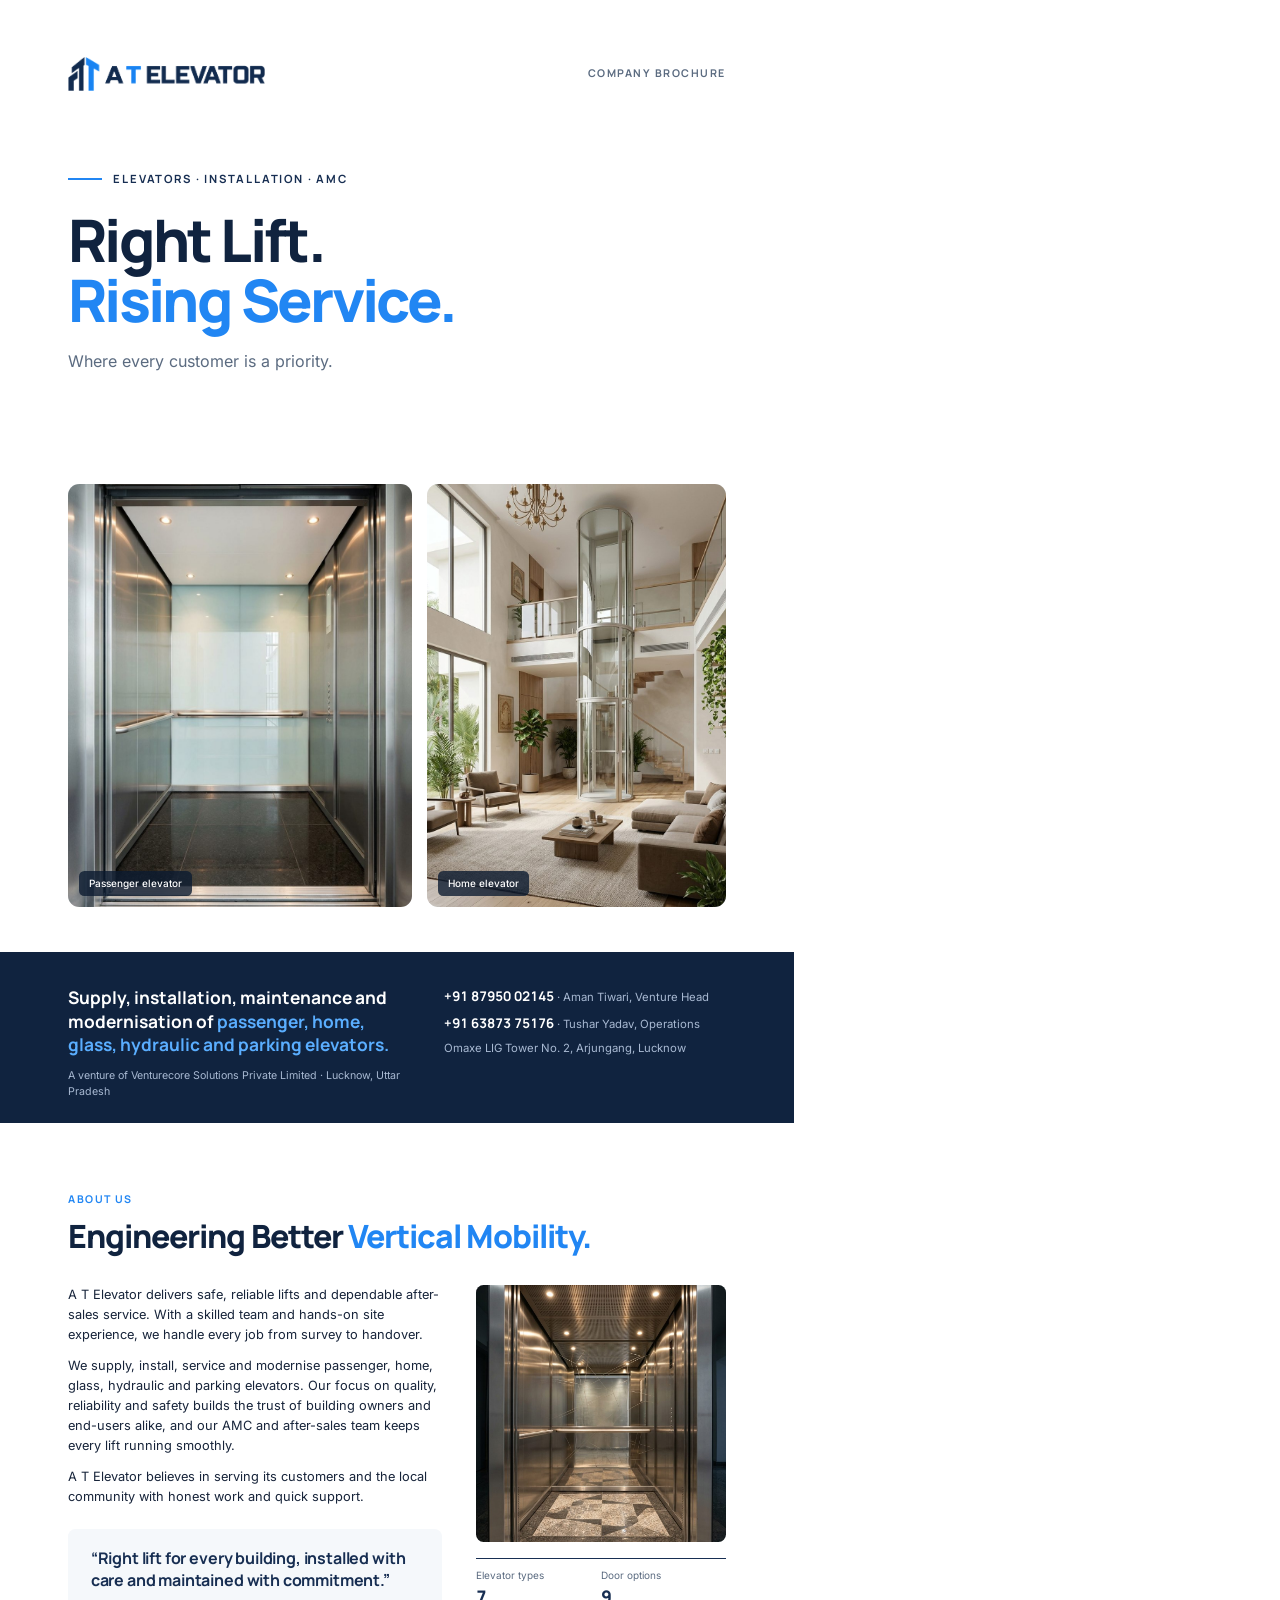
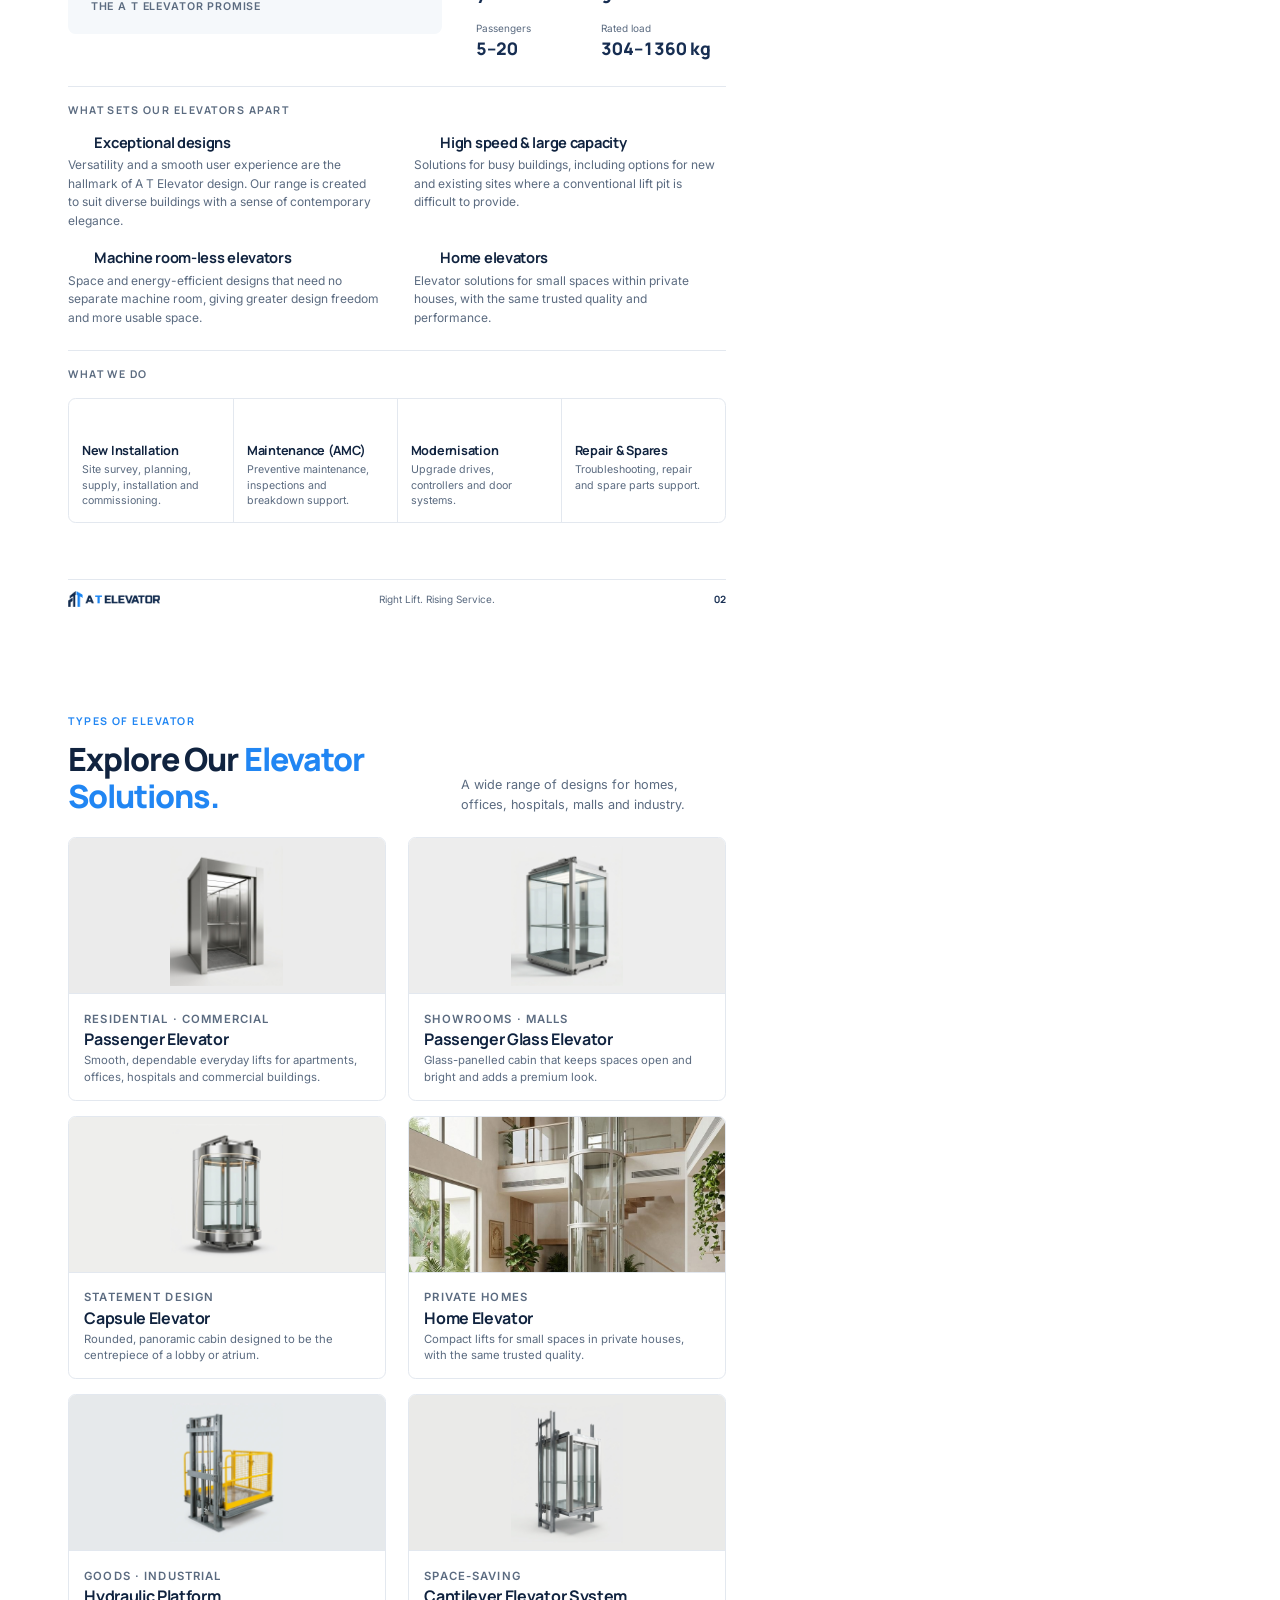
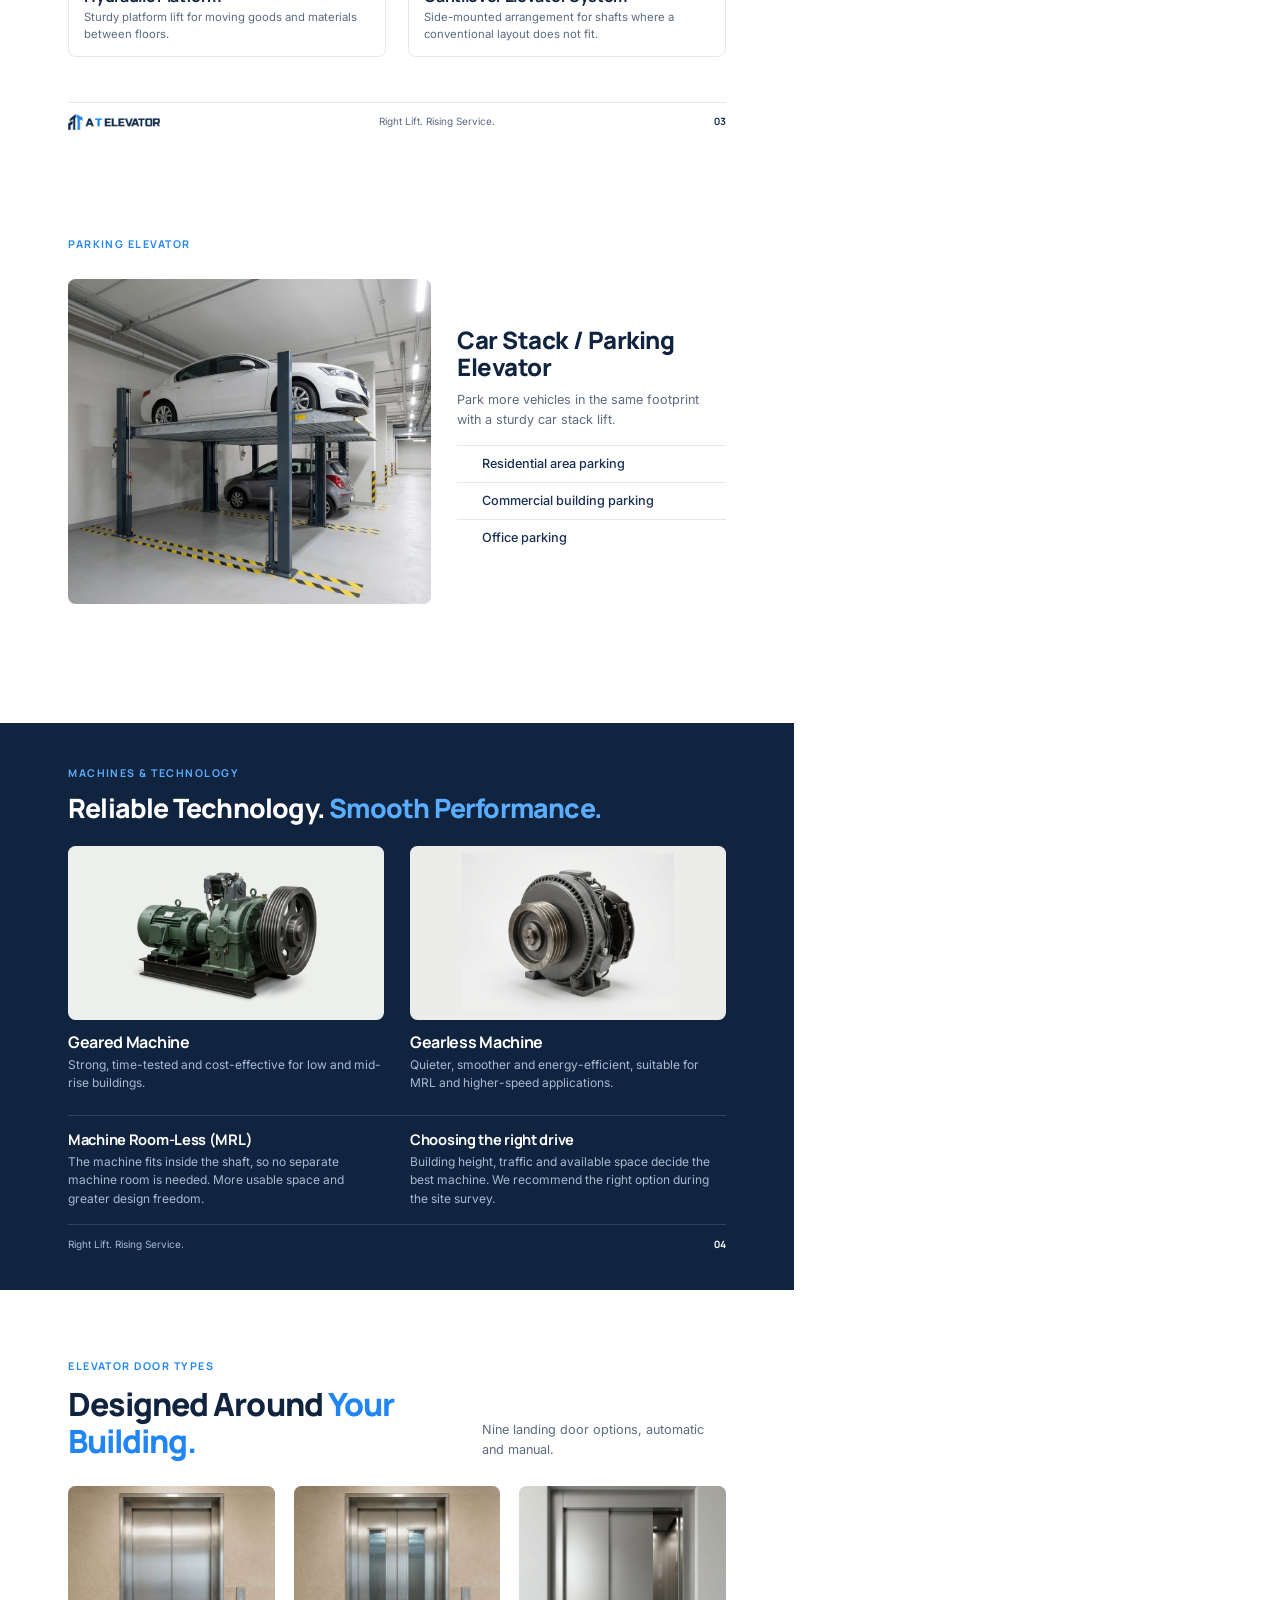
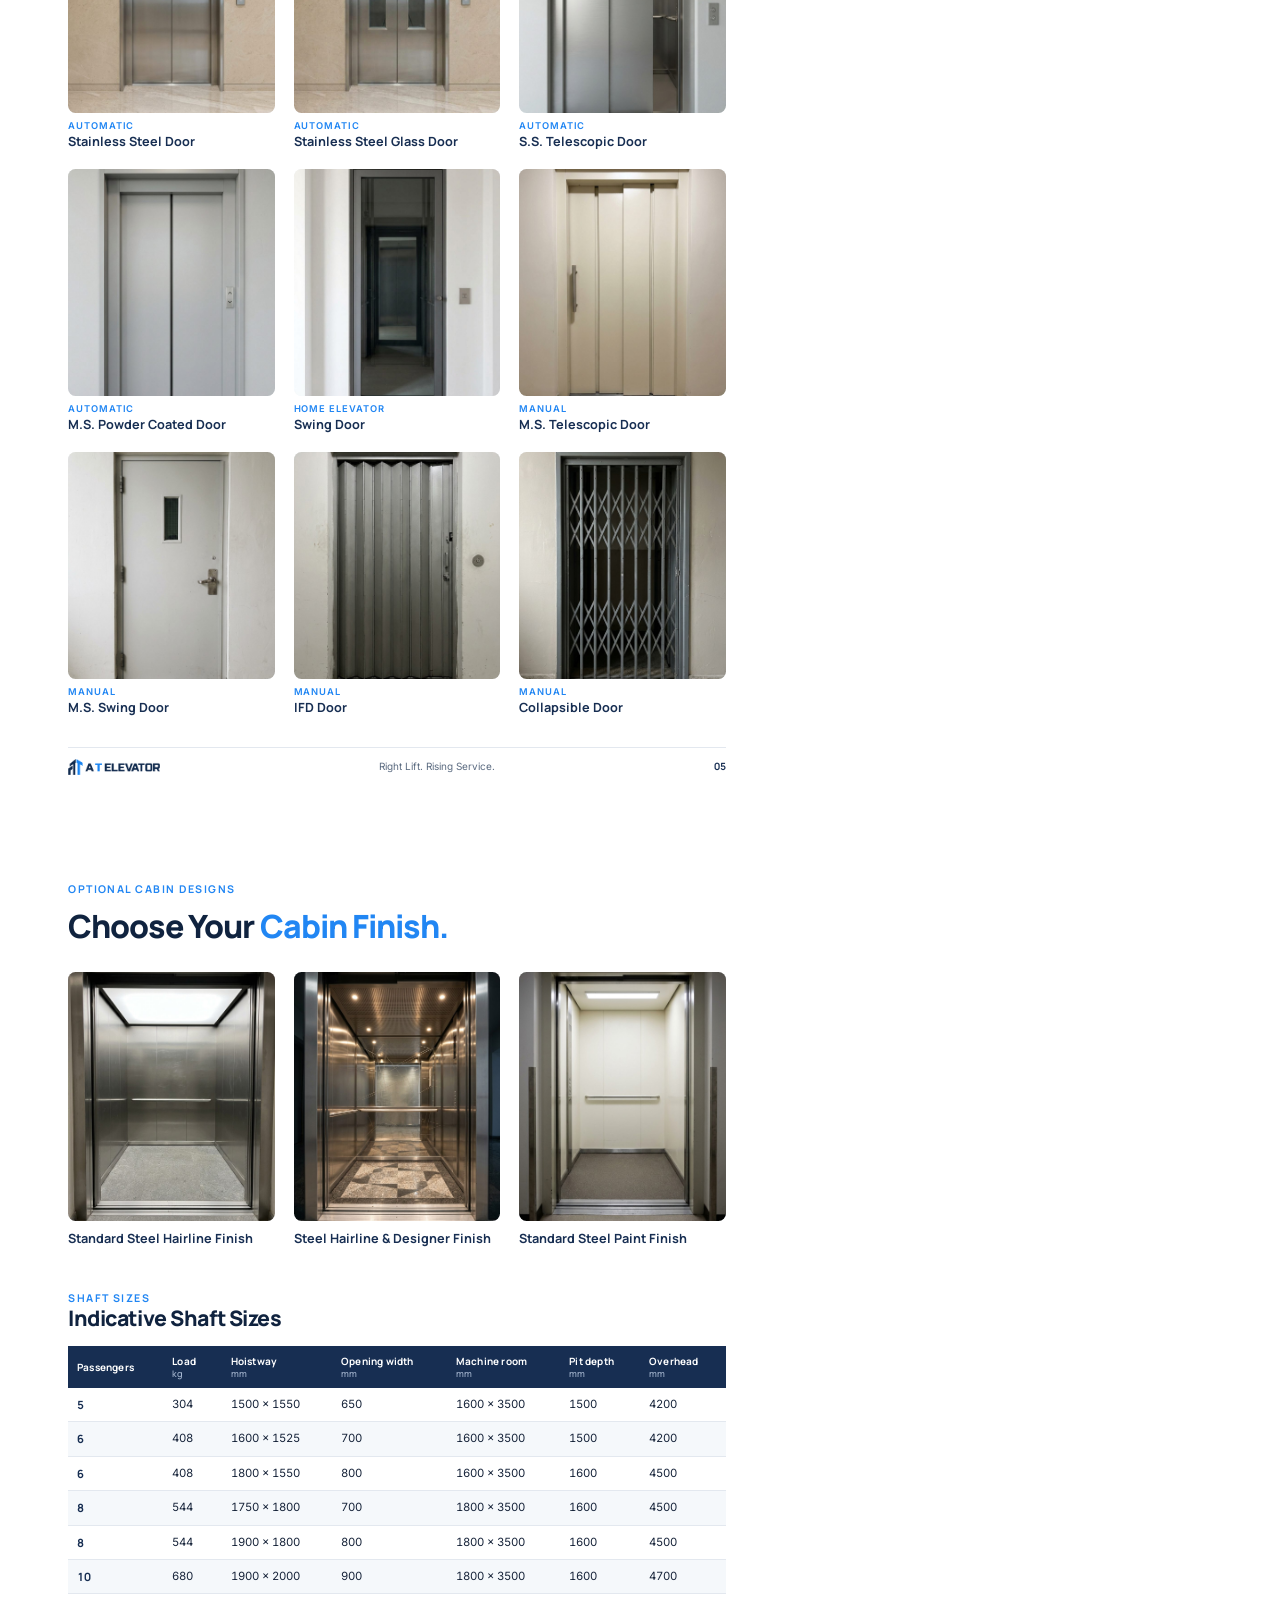
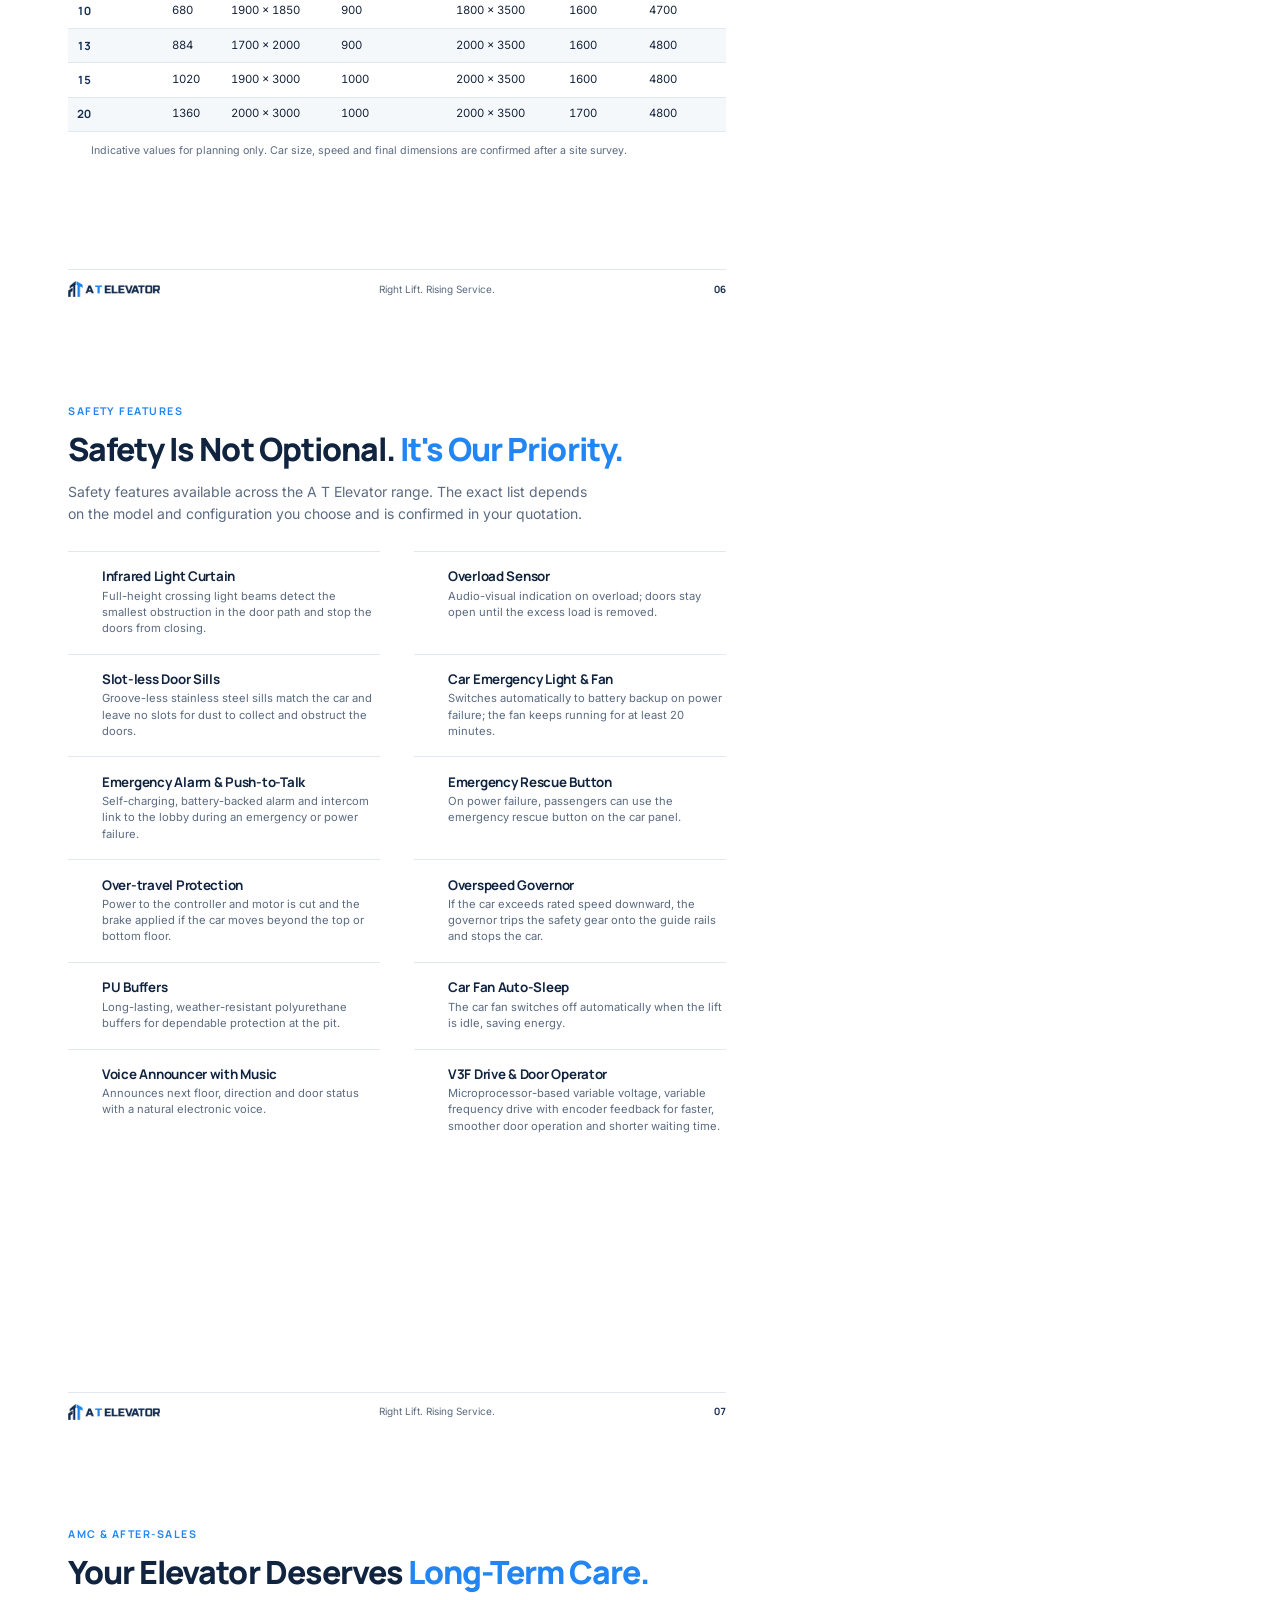
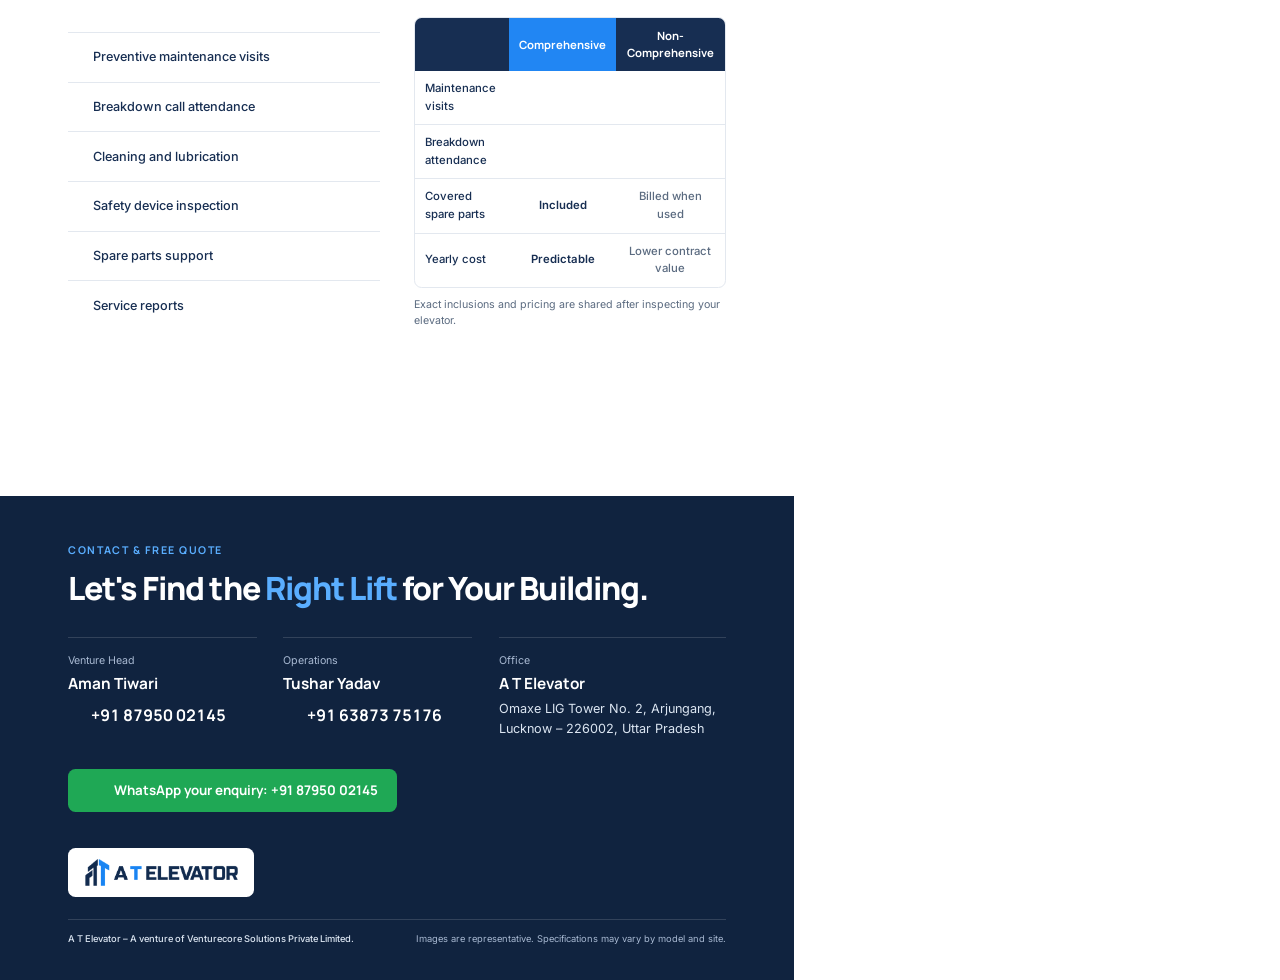
<file: brochure-src/brochure.html>
<!DOCTYPE html>
<html lang="en">
<head>
<meta charset="UTF-8" />
<title>A T Elevator — Company Brochure</title>
<style>
/* A4 print brochure. Same tokens as the website (css/style.css). Built by tools/build_brochure.py */
@font-face { font-family: "Manrope"; font-weight: 500; src: url(fonts/manrope-latin-500-normal.woff2) format("woff2"); }
@font-face { font-family: "Manrope"; font-weight: 600; src: url(fonts/manrope-latin-600-normal.woff2) format("woff2"); }
@font-face { font-family: "Manrope"; font-weight: 700; src: url(fonts/manrope-latin-700-normal.woff2) format("woff2"); }
@font-face { font-family: "Manrope"; font-weight: 800; src: url(fonts/manrope-latin-800-normal.woff2) format("woff2"); }
@font-face { font-family: "Inter"; font-weight: 400; src: url(fonts/inter-latin-400-normal.woff2) format("woff2"); }
@font-face { font-family: "Inter"; font-weight: 500; src: url(fonts/inter-latin-500-normal.woff2) format("woff2"); }
@font-face { font-family: "Inter"; font-weight: 600; src: url(fonts/inter-latin-600-normal.woff2) format("woff2"); }

:root {
  --navy: #172E52; --navy-2: #10233F; --ink: #0B1A30;
  --blue: #2186F3; --blue-on-dark: #5AAEFF; --blue-50: #EAF3FC;
  --surface: #F5F8FB; --text: #17243A; --muted: #5B6B80; --muted-on-dark: #A8B9D2;
  --line: #E3E8EF; --line-strong: #CBD5E1; --line-dark: rgba(255,255,255,.14);
  --head: "Manrope", sans-serif; --body: "Inter", sans-serif;
  --m: 18mm; /* page margin */
}
@page { size: A4; margin: 0; }
* { box-sizing: border-box; margin: 0; padding: 0; }
html, body { -webkit-print-color-adjust: exact; print-color-adjust: exact; }
body { font-family: var(--body); font-size: 9.5pt; line-height: 1.55; color: var(--text); background: #fff; }
img { display: block; }
h1, h2, h3, h4 { font-family: var(--head); color: var(--navy-2); letter-spacing: -0.02em; line-height: 1.15; }
.hl { color: var(--blue); }
.i { width: 5mm; height: 5mm; flex-shrink: 0; fill: none; stroke: currentColor; stroke-width: 1.8; stroke-linecap: round; stroke-linejoin: round; }
ul { list-style: none; }

.page { position: relative; width: 210mm; height: 297mm; overflow: hidden; page-break-after: always; break-after: page; padding: var(--m) var(--m) 0; }
.page:last-child { page-break-after: auto; break-after: auto; }
.label { font-family: var(--head); font-size: 8pt; font-weight: 700; letter-spacing: .14em; text-transform: uppercase; color: var(--blue); }
.title { margin-top: 3mm; font-size: 24pt; font-weight: 800; letter-spacing: -0.03em; }
.intro { margin-top: 3.5mm; font-size: 10.5pt; color: var(--muted); max-width: 140mm; }
.head-row { display: flex; justify-content: space-between; align-items: flex-end; gap: 10mm; }
.head-row .intro { max-width: 70mm; margin-top: 0; font-size: 9.5pt; }

/* running footer */
.foot { position: absolute; left: var(--m); right: var(--m); bottom: 10mm; display: flex; justify-content: space-between; align-items: center; padding-top: 3mm; border-top: 0.3mm solid var(--line); font-size: 7.5pt; color: var(--muted); }
.foot img { height: 4.2mm; }
.foot b { font-family: var(--head); color: var(--navy); font-variant-numeric: tabular-nums; }

/* photo frames: studio shots sit on their own colour, scenes fill the frame */
.ph { position: relative; overflow: hidden; border-radius: 2mm; background: var(--bg, var(--surface)); }
.ph img { position: absolute; inset: 0; width: 100%; height: 100%; object-fit: cover; }
.ph.studio img { object-fit: contain; padding: 2mm;
  -webkit-mask-image: linear-gradient(90deg, transparent, #000 7%, #000 93%, transparent), linear-gradient(transparent, #000 5%, #000 95%, transparent);
  -webkit-mask-composite: source-in; mask-composite: intersect; }

/* ================= 1. COVER ================= */
.cover { padding: 0; background: #fff; }
.cover-top { display: flex; justify-content: space-between; align-items: center; padding: 15mm var(--m) 0; }
.cover-top img { height: 9mm; }
.cover-top span { font-family: var(--head); font-size: 8pt; font-weight: 700; letter-spacing: .14em; text-transform: uppercase; color: var(--muted); }
.cover-head { padding: 16mm var(--m) 0; }
.cover-head .eyebrow { display: flex; align-items: center; gap: 3mm; font-family: var(--head); font-size: 8.5pt; font-weight: 700; letter-spacing: .16em; text-transform: uppercase; color: var(--navy); }
.cover-head .eyebrow::before { content: ""; width: 9mm; height: 0.6mm; background: var(--blue); }
.cover-head h1 { margin-top: 6mm; font-size: 44pt; font-weight: 800; line-height: 1.02; letter-spacing: -0.045em; }
.cover-head p { margin-top: 5mm; font-size: 12pt; color: var(--muted); }
.cover-photos { position: absolute; left: var(--m); right: var(--m); top: 128mm; height: 112mm; display: grid; grid-template-columns: 1.15fr 1fr; gap: 4mm; }
.cover-photos .ph { height: 100%; border-radius: 3mm; }
.cover-photos figcaption { position: absolute; left: 3mm; bottom: 3mm; padding: 1.2mm 2.6mm; border-radius: 1.4mm; background: rgba(11, 26, 48, .78); color: #fff; font-size: 7.5pt; font-weight: 500; }
.cover-band { position: absolute; left: 0; right: 0; bottom: 0; height: 45mm; background: var(--navy-2); color: #fff; padding: 9mm var(--m) 0; display: grid; grid-template-columns: 1.2fr 1fr; gap: 10mm; }
.cover-band .what { font-family: var(--head); font-size: 13pt; font-weight: 700; line-height: 1.35; }
.cover-band .what span { color: var(--blue-on-dark); }
.cover-band .venture { margin-top: 3mm; font-size: 8pt; color: var(--muted-on-dark); }
.cover-band .contacts { font-size: 8.5pt; color: var(--muted-on-dark); display: grid; gap: 1.6mm; align-content: start; }
.cover-band .contacts b { color: #fff; font-family: var(--head); font-size: 10pt; font-variant-numeric: tabular-nums; }

/* ================= 2. ABOUT ================= */
.about-grid { margin-top: 8mm; display: grid; grid-template-columns: 1fr 66mm; gap: 9mm; }
.about-text p + p { margin-top: 3mm; }
.about-text p { font-size: 9.6pt; color: var(--text); }
.promise { margin-top: 6mm; padding: 5mm 6mm; background: var(--surface); border-radius: 2mm; }
.promise p { font-family: var(--head); font-size: 12pt; font-weight: 700; color: var(--navy); line-height: 1.35; letter-spacing: -0.01em; }
.promise span { display: block; margin-top: 2mm; font-size: 8pt; color: var(--muted); letter-spacing: .08em; text-transform: uppercase; font-weight: 600; }
.about-photo { height: 68mm; }
.facts { margin-top: 4mm; display: grid; grid-template-columns: 1fr 1fr; border-top: 0.4mm solid var(--navy); }
.facts div { padding: 2.6mm 0 0; }
.facts dt { font-size: 7.5pt; color: var(--muted); }
.facts dd { font-family: var(--head); font-size: 13pt; font-weight: 800; color: var(--navy); font-variant-numeric: tabular-nums; }
.subhead { margin-top: 6mm; padding-top: 4mm; border-top: 0.3mm solid var(--line); font-family: var(--head); font-size: 8pt; font-weight: 700; letter-spacing: .14em; text-transform: uppercase; color: var(--muted); }
.design-grid { margin-top: 4mm; display: grid; grid-template-columns: 1fr 1fr; gap: 5mm 9mm; }
.design-grid h3 { font-size: 11pt; display: flex; align-items: center; gap: 2.4mm; }
.design-grid h3 .i { color: var(--blue); width: 4.6mm; height: 4.6mm; }
.design-grid p { margin-top: 1.4mm; font-size: 9pt; color: var(--muted); }
.services-row { margin-top: 4mm; display: grid; grid-template-columns: repeat(4, 1fr); border: 0.3mm solid var(--line); border-radius: 2mm; }
.services-row div { padding: 3.4mm 3.4mm; }
.services-row div + div { border-left: 0.3mm solid var(--line); }
.services-row .i { color: var(--blue); }
.services-row h4 { margin-top: 2mm; font-size: 9.5pt; }
.services-row p { margin-top: 1mm; font-size: 8pt; color: var(--muted); line-height: 1.45; }

/* ================= 3. TYPES ================= */
.types { margin-top: 6mm; display: grid; grid-template-columns: 1fr 1fr; gap: 4mm 6mm; }
.type { border: 0.3mm solid var(--line); border-radius: 2mm; overflow: hidden; }
.type .ph { height: 41mm; border-radius: 0; }
.type-body { padding: 3.4mm 4mm 3.8mm; border-top: 0.3mm solid var(--line); }
.type-tag { font-size: 7pt; font-weight: 600; letter-spacing: .1em; text-transform: uppercase; color: var(--blue); }
.type h3 { margin-top: 0.8mm; font-size: 12pt; }
.type p { margin-top: 1mm; font-size: 8.5pt; color: var(--muted); line-height: 1.45; }

/* ================= 4. PARKING + MACHINES ================= */
.parking { margin-top: 7mm; display: grid; grid-template-columns: 96mm 1fr; gap: 7mm; align-items: center; }
.parking .ph { height: 86mm; }
.parking h2 { font-size: 18pt; font-weight: 800; }
.parking p { margin-top: 2.4mm; color: var(--muted); }
.ticks { margin-top: 4mm; display: grid; gap: 0; }
.ticks li { display: flex; align-items: center; gap: 2.4mm; padding: 2.2mm 0; border-top: 0.3mm solid var(--line); font-weight: 500; color: var(--navy); font-size: 9.5pt; }
.ticks .i { width: 4.2mm; height: 4.2mm; color: var(--blue); stroke-width: 2.4; }
.tech { position: absolute; left: 0; right: 0; bottom: 0; height: 150mm; background: var(--navy-2); color: #fff; padding: 11mm var(--m) 0; }
.tech .label { color: var(--blue-on-dark); }
.tech .title { color: #fff; font-size: 20pt; }
.tech .title .hl { color: var(--blue-on-dark); }
.machines { margin-top: 6mm; display: grid; grid-template-columns: 1fr 1fr; gap: 7mm; }
.machines .ph { height: 46mm; }
.machines h3 { margin-top: 3.4mm; color: #fff; font-size: 12pt; }
.machines p { margin-top: 1.2mm; color: var(--muted-on-dark); font-size: 9pt; }
.mrl-note { margin-top: 6mm; padding-top: 4mm; border-top: 0.3mm solid var(--line-dark); display: grid; grid-template-columns: 1fr 1fr; gap: 7mm; }
.mrl-note h3 { color: #fff; font-size: 11pt; }
.mrl-note p { margin-top: 1.2mm; color: var(--muted-on-dark); font-size: 9pt; }
.tech .foot { border-top-color: var(--line-dark); color: var(--muted-on-dark); }
.tech .foot b { color: #fff; }

/* ================= 5. DOORS ================= */
.doors { margin-top: 7mm; display: grid; grid-template-columns: repeat(3, 1fr); gap: 5mm 5mm; }
.door .ph { height: 60mm; }
.door figcaption { margin-top: 2mm; font-family: var(--head); font-size: 9.5pt; font-weight: 700; color: var(--navy); line-height: 1.25; }
.door figcaption span { display: block; font-family: var(--body); font-size: 7pt; font-weight: 600; letter-spacing: .1em; text-transform: uppercase; color: var(--blue); margin-bottom: 0.6mm; }

/* ================= 6. CABINS + SHAFT ================= */
.cabins { margin-top: 7mm; display: grid; grid-template-columns: repeat(3, 1fr); gap: 5mm; }
.cabins .ph { height: 66mm; }
.cabins figcaption { margin-top: 2mm; font-family: var(--head); font-size: 9.5pt; font-weight: 700; color: var(--navy); }
.shaft-head { margin-top: 11mm; }
.shaft-head h2 { font-size: 16pt; font-weight: 800; }
table.spec { margin-top: 4mm; width: 100%; border-collapse: collapse; font-size: 8.5pt; font-variant-numeric: tabular-nums; }
table.spec th { background: var(--navy); color: #fff; font-family: var(--head); font-weight: 700; font-size: 7.5pt; letter-spacing: .02em; text-align: left; padding: 2.4mm 2.4mm; line-height: 1.25; }
table.spec th small { display: block; font-weight: 500; color: var(--muted-on-dark); font-size: 6.8pt; }
table.spec td { padding: 2.1mm 2.4mm; border-bottom: 0.3mm solid var(--line); }
table.spec tr:nth-child(even) td { background: var(--surface); }
table.spec td:first-child { font-family: var(--head); font-weight: 700; color: var(--navy); }
.note { margin-top: 3mm; display: flex; gap: 2mm; align-items: flex-start; font-size: 8pt; color: var(--muted); }
.note .i { width: 4mm; height: 4mm; color: var(--blue); margin-top: 0.3mm; }

/* ================= 7. SAFETY ================= */
.safety { margin-top: 7mm; display: grid; grid-template-columns: 1fr 1fr; column-gap: 9mm; }
.safety li { display: grid; grid-template-columns: 6mm 1fr; gap: 3mm; padding: 4.6mm 0; border-top: 0.3mm solid var(--line); }
.safety .i { width: 5.4mm; height: 5.4mm; color: var(--blue); }
.safety h3 { font-size: 10pt; }
.safety p { margin-top: 0.8mm; font-size: 8.4pt; color: var(--muted); line-height: 1.45; }

/* ================= 8. AMC + CONTACT ================= */
.amc-grid { margin-top: 7mm; display: grid; grid-template-columns: 1fr 1fr; gap: 9mm; }
.amc-grid .ticks li { font-size: 9.5pt; }
table.cmp { width: 100%; border-collapse: separate; border-spacing: 0; border: 0.3mm solid var(--line); border-radius: 2mm; overflow: hidden; font-size: 8.5pt; }
table.cmp th, table.cmp td { padding: 2.4mm 2.6mm; border-bottom: 0.3mm solid var(--line); text-align: center; }
table.cmp tr:last-child th, table.cmp tr:last-child td { border-bottom: 0; }
table.cmp thead th { background: var(--navy); color: #fff; font-family: var(--head); font-weight: 700; border-bottom: 0; }
table.cmp thead th:nth-child(2) { background: var(--blue); }
table.cmp tbody th { text-align: left; font-weight: 500; color: var(--navy); }
table.cmp td { font-weight: 600; color: var(--navy); }
table.cmp td.m { color: var(--muted); font-weight: 500; }
table.cmp .i { width: 4.2mm; height: 4.2mm; color: var(--blue); stroke-width: 2.4; vertical-align: middle; }
.cmp-note { margin-top: 2.4mm; font-size: 8pt; color: var(--muted); }
.contact { position: absolute; left: 0; right: 0; bottom: 0; height: 128mm; background: var(--navy-2); color: #fff; padding: 12mm var(--m) 0; }
.contact .label { color: var(--blue-on-dark); }
.contact h2 { margin-top: 3mm; color: #fff; font-size: 24pt; font-weight: 800; letter-spacing: -0.03em; }
.contact h2 .hl { color: var(--blue-on-dark); }
.people { margin-top: 8mm; display: grid; grid-template-columns: 1fr 1fr 1.2fr; gap: 7mm; }
.people > div { padding-top: 4mm; border-top: 0.3mm solid var(--line-dark); }
.people span { display: block; font-size: 8pt; color: var(--muted-on-dark); }
.people strong { display: block; margin-top: 0.6mm; font-family: var(--head); font-size: 11.5pt; }
.people b { display: flex; align-items: center; gap: 2mm; margin-top: 2mm; font-family: var(--head); font-size: 12pt; color: #fff; font-variant-numeric: tabular-nums; }
.people b .i { width: 4.2mm; height: 4.2mm; color: var(--blue-on-dark); }
.people p { margin-top: 1mm; font-size: 9.5pt; color: #DCE6F2; }
.wa { margin-top: 8mm; display: inline-flex; align-items: center; gap: 2.6mm; padding: 3mm 5mm; border-radius: 2mm; background: #1FA855; font-family: var(--head); font-weight: 700; font-size: 10pt; }
.wa .i { width: 4.6mm; height: 4.6mm; }
.back-logo { position: absolute; left: var(--m); bottom: 22mm; padding: 3mm 4.4mm; background: #fff; border-radius: 2mm; }
.back-logo img { height: 7mm; }
.legal { position: absolute; left: var(--m); right: var(--m); bottom: 9mm; display: flex; justify-content: space-between; gap: 6mm; font-size: 7pt; color: var(--muted-on-dark); padding-top: 3mm; border-top: 0.3mm solid var(--line-dark); }
.legal p:first-child { color: #DCE6F2; font-weight: 500; }
</style>
</head>
<body>
<svg width="0" height="0" style="position:absolute" aria-hidden="true">
<!--SPRITE-->
</svg>

<!-- ============ 1. COVER ============ -->
<section class="page cover">
  <div class="cover-top">
    <img src="../assets/images/logo.png" alt="A T Elevator" />
    <span>Company Brochure</span>
  </div>
  <div class="cover-head">
    <p class="eyebrow">Elevators · Installation · AMC</p>
    <h1>Right Lift.<br /><span class="hl">Rising Service.</span></h1>
    <p>Where every customer is a priority.</p>
  </div>
  <div class="cover-photos">
    <figure class="ph"><img src="../assets/images/hero-elevator.jpg" alt="" /><figcaption>Passenger elevator</figcaption></figure>
    <figure class="ph"><img src="../assets/images/home-elevator.jpg" alt="" /><figcaption>Home elevator</figcaption></figure>
  </div>
  <div class="cover-band">
    <div>
      <p class="what">Supply, installation, maintenance and modernisation of <span>passenger, home, glass, hydraulic and parking elevators.</span></p>
      <p class="venture">A venture of Venturecore Solutions Private Limited · Lucknow, Uttar Pradesh</p>
    </div>
    <div class="contacts">
      <span><b>+91 87950 02145</b> · Aman Tiwari, Venture Head</span>
      <span><b>+91 63873 75176</b> · Tushar Yadav, Operations</span>
      <span>Omaxe LIG Tower No. 2, Arjungang, Lucknow</span>
    </div>
  </div>
</section>

<!-- ============ 2. ABOUT ============ -->
<section class="page">
  <p class="label">About Us</p>
  <h2 class="title">Engineering Better <span class="hl">Vertical Mobility.</span></h2>
  <div class="about-grid">
    <div class="about-text">
      <p>A T Elevator delivers safe, reliable lifts and dependable after-sales service. With a skilled team and hands-on site experience, we handle every job from survey to handover.</p>
      <p>We supply, install, service and modernise passenger, home, glass, hydraulic and parking elevators. Our focus on quality, reliability and safety builds the trust of building owners and end-users alike, and our AMC and after-sales team keeps every lift running smoothly.</p>
      <p>A T Elevator believes in serving its customers and the local community with honest work and quick support.</p>
      <div class="promise">
        <p>“Right lift for every building, installed with care and maintained with commitment.”</p>
        <span>The A T Elevator Promise</span>
      </div>
    </div>
    <div>
      <figure class="ph about-photo"><img src="../assets/images/cabin-designer.jpg" alt="" /></figure>
      <dl class="facts">
        <div><dt>Elevator types</dt><dd>7</dd></div>
        <div><dt>Door options</dt><dd>9</dd></div>
        <div><dt>Passengers</dt><dd>5–20</dd></div>
        <div><dt>Rated load</dt><dd>304–1360 kg</dd></div>
      </dl>
    </div>
  </div>

  <p class="subhead">What sets our elevators apart</p>
  <div class="design-grid">
    <div><h3><svg class="i"><use href="#i-sliders"/></svg>Exceptional designs</h3><p>Versatility and a smooth user experience are the hallmark of A T Elevator design. Our range is created to suit diverse buildings with a sense of contemporary elegance.</p></div>
    <div><h3><svg class="i"><use href="#i-gauge"/></svg>High speed &amp; large capacity</h3><p>Solutions for busy buildings, including options for new and existing sites where a conventional lift pit is difficult to provide.</p></div>
    <div><h3><svg class="i"><use href="#i-layers"/></svg>Machine room-less elevators</h3><p>Space and energy-efficient designs that need no separate machine room, giving greater design freedom and more usable space.</p></div>
    <div><h3><svg class="i"><use href="#i-home"/></svg>Home elevators</h3><p>Elevator solutions for small spaces within private houses, with the same trusted quality and performance.</p></div>
  </div>

  <p class="subhead">What we do</p>
  <div class="services-row">
    <div><svg class="i"><use href="#i-elevator"/></svg><h4>New Installation</h4><p>Site survey, planning, supply, installation and commissioning.</p></div>
    <div><svg class="i"><use href="#i-calendar"/></svg><h4>Maintenance (AMC)</h4><p>Preventive maintenance, inspections and breakdown support.</p></div>
    <div><svg class="i"><use href="#i-cpu"/></svg><h4>Modernisation</h4><p>Upgrade drives, controllers and door systems.</p></div>
    <div><svg class="i"><use href="#i-wrench"/></svg><h4>Repair &amp; Spares</h4><p>Troubleshooting, repair and spare parts support.</p></div>
  </div>
  <div class="foot"><img src="../assets/images/logo.png" alt="" /><span>Right Lift. Rising Service.</span><b>02</b></div>
</section>

<!-- ============ 3. TYPES ============ -->
<section class="page">
  <div class="head-row">
    <div><p class="label">Types of Elevator</p><h2 class="title">Explore Our <span class="hl">Elevator Solutions.</span></h2></div>
    <p class="intro">A wide range of designs for homes, offices, hospitals, malls and industry.</p>
  </div>
  <div class="types">
    <article class="type"><figure class="ph studio" style="--bg:#ebebeb"><img src="../assets/images/passenger-elevator.jpg" alt="" /></figure><div class="type-body"><p class="type-tag">Residential · Commercial</p><h3>Passenger Elevator</h3><p>Smooth, dependable everyday lifts for apartments, offices, hospitals and commercial buildings.</p></div></article>
    <article class="type"><figure class="ph studio" style="--bg:#ededed"><img src="../assets/images/glass-elevator.jpg" alt="" /></figure><div class="type-body"><p class="type-tag">Showrooms · Malls</p><h3>Passenger Glass Elevator</h3><p>Glass-panelled cabin that keeps spaces open and bright and adds a premium look.</p></div></article>
    <article class="type"><figure class="ph studio" style="--bg:#eeeeec"><img src="../assets/images/capsule-elevator.jpg" alt="" /></figure><div class="type-body"><p class="type-tag">Statement Design</p><h3>Capsule Elevator</h3><p>Rounded, panoramic cabin designed to be the centrepiece of a lobby or atrium.</p></div></article>
    <article class="type"><figure class="ph"><img src="../assets/images/home-elevator.jpg" alt="" style="object-position: center 40%" /></figure><div class="type-body"><p class="type-tag">Private Homes</p><h3>Home Elevator</h3><p>Compact lifts for small spaces in private houses, with the same trusted quality.</p></div></article>
    <article class="type"><figure class="ph studio" style="--bg:#e6e9eb"><img src="../assets/images/hydraulic-elevator.jpg" alt="" /></figure><div class="type-body"><p class="type-tag">Goods · Industrial</p><h3>Hydraulic Platform</h3><p>Sturdy platform lift for moving goods and materials between floors.</p></div></article>
    <article class="type"><figure class="ph studio" style="--bg:#eaeae8"><img src="../assets/images/cantilever-elevator.jpg" alt="" /></figure><div class="type-body"><p class="type-tag">Space-Saving</p><h3>Cantilever Elevator System</h3><p>Side-mounted arrangement for shafts where a conventional layout does not fit.</p></div></article>
  </div>
  <div class="foot"><img src="../assets/images/logo.png" alt="" /><span>Right Lift. Rising Service.</span><b>03</b></div>
</section>

<!-- ============ 4. PARKING + MACHINES ============ -->
<section class="page">
  <p class="label">Parking Elevator</p>
  <div class="parking">
    <figure class="ph"><img src="../assets/images/parking-elevator.jpg" alt="" /></figure>
    <div>
      <h2>Car Stack / Parking Elevator</h2>
      <p>Park more vehicles in the same footprint with a sturdy car stack lift.</p>
      <ul class="ticks">
        <li><svg class="i"><use href="#i-check"/></svg>Residential area parking</li>
        <li><svg class="i"><use href="#i-check"/></svg>Commercial building parking</li>
        <li><svg class="i"><use href="#i-check"/></svg>Office parking</li>
      </ul>
    </div>
  </div>

  <div class="tech">
    <p class="label">Machines &amp; Technology</p>
    <h2 class="title">Reliable Technology. <span class="hl">Smooth Performance.</span></h2>
    <div class="machines">
      <div><figure class="ph studio" style="--bg:#edefec"><img src="../assets/images/machine-geared.jpg" alt="" /></figure><h3>Geared Machine</h3><p>Strong, time-tested and cost-effective for low and mid-rise buildings.</p></div>
      <div><figure class="ph studio" style="--bg:#ececeb"><img src="../assets/images/machine-gearless.jpg" alt="" /></figure><h3>Gearless Machine</h3><p>Quieter, smoother and energy-efficient, suitable for MRL and higher-speed applications.</p></div>
    </div>
    <div class="mrl-note">
      <div><h3>Machine Room-Less (MRL)</h3><p>The machine fits inside the shaft, so no separate machine room is needed. More usable space and greater design freedom.</p></div>
      <div><h3>Choosing the right drive</h3><p>Building height, traffic and available space decide the best machine. We recommend the right option during the site survey.</p></div>
    </div>
    <div class="foot"><span>Right Lift. Rising Service.</span><b>04</b></div>
  </div>
</section>

<!-- ============ 5. DOORS ============ -->
<section class="page">
  <div class="head-row">
    <div><p class="label">Elevator Door Types</p><h2 class="title">Designed Around <span class="hl">Your Building.</span></h2></div>
    <p class="intro">Nine landing door options, automatic and manual.</p>
  </div>
  <div class="doors">
    <figure class="door"><div class="ph"><img src="../assets/images/door-ss.jpg" alt="" /></div><figcaption><span>Automatic</span>Stainless Steel Door</figcaption></figure>
    <figure class="door"><div class="ph"><img src="../assets/images/door-ss-glass.jpg" alt="" /></div><figcaption><span>Automatic</span>Stainless Steel Glass Door</figcaption></figure>
    <figure class="door"><div class="ph"><img src="../assets/images/door-ss-telescopic.jpg" alt="" /></div><figcaption><span>Automatic</span>S.S. Telescopic Door</figcaption></figure>
    <figure class="door"><div class="ph"><img src="../assets/images/door-ms-powder.jpg" alt="" /></div><figcaption><span>Automatic</span>M.S. Powder Coated Door</figcaption></figure>
    <figure class="door"><div class="ph"><img src="../assets/images/door-home-swing.jpg" alt="" /></div><figcaption><span>Home Elevator</span>Swing Door</figcaption></figure>
    <figure class="door"><div class="ph"><img src="../assets/images/door-ms-telescopic.jpg" alt="" /></div><figcaption><span>Manual</span>M.S. Telescopic Door</figcaption></figure>
    <figure class="door"><div class="ph"><img src="../assets/images/door-ms-swing.jpg" alt="" /></div><figcaption><span>Manual</span>M.S. Swing Door</figcaption></figure>
    <figure class="door"><div class="ph"><img src="../assets/images/door-ifd.jpg" alt="" /></div><figcaption><span>Manual</span>IFD Door</figcaption></figure>
    <figure class="door"><div class="ph"><img src="../assets/images/door-collapsible.jpg" alt="" /></div><figcaption><span>Manual</span>Collapsible Door</figcaption></figure>
  </div>
  <div class="foot"><img src="../assets/images/logo.png" alt="" /><span>Right Lift. Rising Service.</span><b>05</b></div>
</section>

<!-- ============ 6. CABINS + SHAFT ============ -->
<section class="page">
  <p class="label">Optional Cabin Designs</p>
  <h2 class="title">Choose Your <span class="hl">Cabin Finish.</span></h2>
  <div class="cabins">
    <figure><div class="ph"><img src="../assets/images/cabin-hairline.jpg" alt="" /></div><figcaption>Standard Steel Hairline Finish</figcaption></figure>
    <figure><div class="ph"><img src="../assets/images/cabin-designer.jpg" alt="" /></div><figcaption>Steel Hairline &amp; Designer Finish</figcaption></figure>
    <figure><div class="ph"><img src="../assets/images/cabin-paint.jpg" alt="" /></div><figcaption>Standard Steel Paint Finish</figcaption></figure>
  </div>

  <div class="shaft-head">
    <p class="label">Shaft Sizes</p>
    <h2>Indicative Shaft Sizes</h2>
  </div>
  <table class="spec">
    <thead><tr><th>Passengers</th><th>Load<small>kg</small></th><th>Hoistway<small>mm</small></th><th>Opening width<small>mm</small></th><th>Machine room<small>mm</small></th><th>Pit depth<small>mm</small></th><th>Overhead<small>mm</small></th></tr></thead>
    <tbody>
      <tr><td>5</td><td>304</td><td>1500 × 1550</td><td>650</td><td>1600 × 3500</td><td>1500</td><td>4200</td></tr>
      <tr><td>6</td><td>408</td><td>1600 × 1525</td><td>700</td><td>1600 × 3500</td><td>1500</td><td>4200</td></tr>
      <tr><td>6</td><td>408</td><td>1800 × 1550</td><td>800</td><td>1600 × 3500</td><td>1600</td><td>4500</td></tr>
      <tr><td>8</td><td>544</td><td>1750 × 1800</td><td>700</td><td>1800 × 3500</td><td>1600</td><td>4500</td></tr>
      <tr><td>8</td><td>544</td><td>1900 × 1800</td><td>800</td><td>1800 × 3500</td><td>1600</td><td>4500</td></tr>
      <tr><td>10</td><td>680</td><td>1900 × 2000</td><td>900</td><td>1800 × 3500</td><td>1600</td><td>4700</td></tr>
      <tr><td>10</td><td>680</td><td>1900 × 1850</td><td>900</td><td>1800 × 3500</td><td>1600</td><td>4700</td></tr>
      <tr><td>13</td><td>884</td><td>1700 × 2000</td><td>900</td><td>2000 × 3500</td><td>1600</td><td>4800</td></tr>
      <tr><td>15</td><td>1020</td><td>1900 × 3000</td><td>1000</td><td>2000 × 3500</td><td>1600</td><td>4800</td></tr>
      <tr><td>20</td><td>1360</td><td>2000 × 3000</td><td>1000</td><td>2000 × 3500</td><td>1700</td><td>4800</td></tr>
    </tbody>
  </table>
  <p class="note"><svg class="i"><use href="#i-info"/></svg>Indicative values for planning only. Car size, speed and final dimensions are confirmed after a site survey.</p>
  <div class="foot"><img src="../assets/images/logo.png" alt="" /><span>Right Lift. Rising Service.</span><b>06</b></div>
</section>

<!-- ============ 7. SAFETY ============ -->
<section class="page">
  <div class="head-row">
    <div><p class="label">Safety Features</p><h2 class="title">Safety Is Not Optional. <span class="hl">It's Our Priority.</span></h2></div>
  </div>
  <p class="intro">Safety features available across the A T Elevator range. The exact list depends on the model and configuration you choose and is confirmed in your quotation.</p>
  <ul class="safety">
    <li><svg class="i"><use href="#i-scan"/></svg><div><h3>Infrared Light Curtain</h3><p>Full-height crossing light beams detect the smallest obstruction in the door path and stop the doors from closing.</p></div></li>
    <li><svg class="i"><use href="#i-weight"/></svg><div><h3>Overload Sensor</h3><p>Audio-visual indication on overload; doors stay open until the excess load is removed.</p></div></li>
    <li><svg class="i"><use href="#i-sill"/></svg><div><h3>Slot-less Door Sills</h3><p>Groove-less stainless steel sills match the car and leave no slots for dust to collect and obstruct the doors.</p></div></li>
    <li><svg class="i"><use href="#i-bulb"/></svg><div><h3>Car Emergency Light &amp; Fan</h3><p>Switches automatically to battery backup on power failure; the fan keeps running for at least 20 minutes.</p></div></li>
    <li><svg class="i"><use href="#i-bell"/></svg><div><h3>Emergency Alarm &amp; Push-to-Talk</h3><p>Self-charging, battery-backed alarm and intercom link to the lobby during an emergency or power failure.</p></div></li>
    <li><svg class="i"><use href="#i-lifebuoy"/></svg><div><h3>Emergency Rescue Button</h3><p>On power failure, passengers can use the emergency rescue button on the car panel.</p></div></li>
    <li><svg class="i"><use href="#i-octagon"/></svg><div><h3>Over-travel Protection</h3><p>Power to the controller and motor is cut and the brake applied if the car moves beyond the top or bottom floor.</p></div></li>
    <li><svg class="i"><use href="#i-gauge"/></svg><div><h3>Overspeed Governor</h3><p>If the car exceeds rated speed downward, the governor trips the safety gear onto the guide rails and stops the car.</p></div></li>
    <li><svg class="i"><use href="#i-box"/></svg><div><h3>PU Buffers</h3><p>Long-lasting, weather-resistant polyurethane buffers for dependable protection at the pit.</p></div></li>
    <li><svg class="i"><use href="#i-moon"/></svg><div><h3>Car Fan Auto-Sleep</h3><p>The car fan switches off automatically when the lift is idle, saving energy.</p></div></li>
    <li><svg class="i"><use href="#i-volume"/></svg><div><h3>Voice Announcer with Music</h3><p>Announces next floor, direction and door status with a natural electronic voice.</p></div></li>
    <li><svg class="i"><use href="#i-zap"/></svg><div><h3>V3F Drive &amp; Door Operator</h3><p>Microprocessor-based variable voltage, variable frequency drive with encoder feedback for faster, smoother door operation and shorter waiting time.</p></div></li>
  </ul>
  <div class="foot"><img src="../assets/images/logo.png" alt="" /><span>Right Lift. Rising Service.</span><b>07</b></div>
</section>

<!-- ============ 8. AMC + CONTACT ============ -->
<section class="page">
  <p class="label">AMC &amp; After-Sales</p>
  <h2 class="title">Your Elevator Deserves <span class="hl">Long-Term Care.</span></h2>
  <div class="amc-grid">
    <ul class="ticks">
      <li><svg class="i"><use href="#i-calendar"/></svg>Preventive maintenance visits</li>
      <li><svg class="i"><use href="#i-phone-call"/></svg>Breakdown call attendance</li>
      <li><svg class="i"><use href="#i-droplet"/></svg>Cleaning and lubrication</li>
      <li><svg class="i"><use href="#i-shield-check"/></svg>Safety device inspection</li>
      <li><svg class="i"><use href="#i-package"/></svg>Spare parts support</li>
      <li><svg class="i"><use href="#i-file"/></svg>Service reports</li>
    </ul>
    <div>
      <table class="cmp">
        <thead><tr><th></th><th>Comprehensive</th><th>Non-Comprehensive</th></tr></thead>
        <tbody>
          <tr><th>Maintenance visits</th><td><svg class="i"><use href="#i-check"/></svg></td><td><svg class="i"><use href="#i-check"/></svg></td></tr>
          <tr><th>Breakdown attendance</th><td><svg class="i"><use href="#i-check"/></svg></td><td><svg class="i"><use href="#i-check"/></svg></td></tr>
          <tr><th>Covered spare parts</th><td>Included</td><td class="m">Billed when used</td></tr>
          <tr><th>Yearly cost</th><td>Predictable</td><td class="m">Lower contract value</td></tr>
        </tbody>
      </table>
      <p class="cmp-note">Exact inclusions and pricing are shared after inspecting your elevator.</p>
    </div>
  </div>

  <div class="contact">
    <p class="label">Contact &amp; Free Quote</p>
    <h2>Let's Find the <span class="hl">Right Lift</span> for Your Building.</h2>
    <div class="people">
      <div><span>Venture Head</span><strong>Aman Tiwari</strong><b><svg class="i"><use href="#i-phone"/></svg>+91 87950 02145</b></div>
      <div><span>Operations</span><strong>Tushar Yadav</strong><b><svg class="i"><use href="#i-phone"/></svg>+91 63873 75176</b></div>
      <div><span>Office</span><strong>A T Elevator</strong><p>Omaxe LIG Tower No. 2, Arjungang,<br />Lucknow – 226002, Uttar Pradesh</p></div>
    </div>
    <p class="wa"><svg class="i"><use href="#i-chat"/></svg>WhatsApp your enquiry: +91 87950 02145</p>
    <div class="back-logo"><img src="../assets/images/logo.png" alt="A T Elevator" /></div>
    <div class="legal">
      <p>A T Elevator – A venture of Venturecore Solutions Private Limited.</p>
      <p>Images are representative. Specifications may vary by model and site.</p>
    </div>
  </div>
</section>
</body>
</html>
</file>
<file: css/style.css>
/* =========================================================
   A T Elevator — design system v3
   Tokens → Base → Components → Sections → Overlays → Responsive

   Principles: one accent (electric blue) used for action and state,
   navy for structure, hairline borders instead of heavy cards,
   8px radius on controls / 12px on large surfaces, motion only
   where it explains something (lift car, menu, tab change).
   ========================================================= */

/* ---------- Tokens ---------- */
:root {
  --navy: #172E52;
  --navy-2: #10233F;
  --ink: #0B1A30;
  --blue: #2186F3;
  --blue-600: #1670D4;
  --blue-50: #EAF3FC;
  --blue-on-dark: #5AAEFF;
  --surface: #F5F8FB;
  --white: #FFFFFF;
  --text: #17243A;
  --muted: #64748B;
  --muted-on-dark: #9FB2CE;
  --line: #E3E8EF;
  --line-strong: #CBD5E1;
  --line-dark: rgba(255, 255, 255, .12);
  --wa: #1FA855;
  --danger: #C62828;

  --font-head: "Manrope", system-ui, -apple-system, "Segoe UI", sans-serif;
  --font-body: "Inter", system-ui, -apple-system, "Segoe UI", sans-serif;

  --r-sm: 6px;
  --r: 8px;
  --r-lg: 12px;
  --shadow-pop: 0 24px 48px -20px rgba(11, 26, 48, .28), 0 2px 6px rgba(11, 26, 48, .06);

  --container: 1200px;
  --nav-h: 72px;
  --ease: cubic-bezier(.2, .7, .2, 1);
  --fast: .18s;
}

/* ---------- Base ---------- */
*, *::before, *::after { box-sizing: border-box; }
html { scroll-behavior: smooth; scroll-padding-top: calc(var(--nav-h) + 12px); -webkit-text-size-adjust: 100%; }
body { margin: 0; font-family: var(--font-body); font-size: 16px; line-height: 1.65; color: var(--text); background: var(--white); overflow-x: hidden; -webkit-font-smoothing: antialiased; }
img { max-width: 100%; height: auto; display: block; }
a { color: inherit; text-decoration: none; }
button { font: inherit; cursor: pointer; border: 0; background: none; color: inherit; }
h1, h2, h3, h4 { font-family: var(--font-head); color: var(--navy-2); margin: 0; letter-spacing: -0.02em; line-height: 1.2; text-wrap: balance; }
p { margin: 0; }
ul, ol, dl, dd { margin: 0; padding: 0; list-style: none; }
figure { margin: 0; }
:focus-visible { outline: 2px solid var(--blue); outline-offset: 2px; border-radius: var(--r-sm); }
body.no-scroll { overflow: hidden; }
[hidden] { display: none !important; } /* components set display; hidden must still win */
.sr-only { position: absolute; width: 1px; height: 1px; overflow: hidden; clip: rect(0 0 0 0); white-space: nowrap; }
.skip-link { position: fixed; left: 16px; top: -60px; z-index: 2000; padding: 10px 16px; border-radius: var(--r); background: var(--navy); color: var(--white); font-weight: 600; transition: top var(--fast); }
.skip-link:focus-visible { top: 12px; }

.i { width: 20px; height: 20px; flex-shrink: 0; fill: none; stroke: currentColor; stroke-width: 1.8; stroke-linecap: round; stroke-linejoin: round; }
.container { width: 100%; max-width: var(--container); margin: 0 auto; padding: 0 24px; }
.section { padding: 96px 0; }
.hl { color: var(--blue); }

/* Type roles */
.label { font-family: var(--font-head); font-size: 12.5px; font-weight: 700; letter-spacing: .12em; text-transform: uppercase; color: var(--blue); margin-bottom: 14px; }
.section-title { font-size: clamp(28px, 3.2vw, 40px); font-weight: 800; letter-spacing: -0.03em; line-height: 1.15; }
.section-sub { color: var(--muted); font-size: 16.5px; max-width: 440px; }
.lead { margin-top: 18px; font-size: 17.5px; color: var(--muted); line-height: 1.7; max-width: 60ch; }
.section-head { display: flex; align-items: flex-end; justify-content: space-between; gap: 40px; margin-bottom: 48px; }
.section-head .section-title { max-width: 620px; }

/* ---------- Buttons ---------- */
.btn {
  position: relative; display: inline-flex; align-items: center; justify-content: center; gap: 8px;
  height: 44px; padding: 0 18px; border-radius: var(--r); border: 1px solid transparent;
  font-family: var(--font-head); font-weight: 700; font-size: 15px; white-space: nowrap;
  transition: background-color var(--fast), color var(--fast), border-color var(--fast), transform .08s;
}
.btn .i { width: 18px; height: 18px; }
.btn:active { transform: translateY(1px); }
.btn-lg { height: 52px; padding: 0 24px; font-size: 16px; }
.btn-sm { height: 36px; padding: 0 14px; font-size: 14px; }
.btn-block { width: 100%; }
.btn-primary { background: var(--blue); color: var(--white); }
.btn-primary:hover { background: var(--blue-600); }
.btn-secondary { background: var(--white); color: var(--navy); border-color: var(--line-strong); }
.btn-secondary:hover { border-color: var(--navy); }
.btn-quiet { color: var(--navy); }
.btn-quiet:hover { background: var(--blue-50); }
.btn-on-dark { color: var(--white); border-color: rgba(255, 255, 255, .3); }
.btn-on-dark:hover { border-color: var(--white); }
.btn-light { background: var(--white); color: var(--navy); }
.btn-light:hover { background: var(--blue-50); }
.btn-wa { background: var(--wa); color: var(--white); }
.btn-wa:hover { background: #188f47; }
/* loading state: spinner replaces the icon, button can't be pressed twice */
.btn.is-loading, .js-brochure.is-loading { pointer-events: none; opacity: .85; }
.btn.is-loading .i, .js-brochure.is-loading .i { display: none; }
.btn.is-loading::before, .js-brochure.is-loading::before { content: ""; width: 16px; height: 16px; flex-shrink: 0; border: 2px solid currentColor; border-right-color: transparent; border-radius: 50%; animation: spin .7s linear infinite; }
@keyframes spin { to { transform: rotate(360deg); } }

.link-arrow { display: inline-flex; align-items: center; gap: 6px; font-family: var(--font-head); font-weight: 700; font-size: 15px; color: var(--navy); transition: color var(--fast); }
.link-arrow .i { width: 17px; height: 17px; transition: transform var(--fast) var(--ease); }
.link-arrow:hover { color: var(--blue); }
.link-arrow:hover .i { transform: translateX(3px); }

/* ---------- Scroll progress ---------- */
.scroll-progress { position: fixed; inset: 0 0 auto 0; height: 2px; z-index: 1001; pointer-events: none; }
.scroll-progress span { display: block; height: 100%; transform-origin: 0 50%; transform: scaleX(0); background: var(--blue); }

/* =========================================================
   NAVBAR + MEGA MENU
   ========================================================= */
.navbar {
  position: fixed; inset: 0 0 auto 0; z-index: 1000;
  height: calc(var(--nav-h) + env(safe-area-inset-top, 0px)); padding-top: env(safe-area-inset-top, 0px);
  background: transparent; border-bottom: 1px solid transparent;
  transition: background-color .25s, border-color .25s;
}
.navbar.scrolled, .navbar.menu-open { background: var(--white); border-bottom-color: var(--line); }
.nav-inner { height: 100%; display: flex; align-items: center; justify-content: space-between; gap: 24px; }
.nav-logo { display: inline-flex; align-items: center; min-height: 44px; }
.nav-logo img { height: 28px; width: auto; }
.nav-links { display: flex; align-items: center; gap: 2px; height: 100%; }
.nav-link { position: relative; display: inline-flex; align-items: center; height: 40px; padding: 0 12px; font-family: var(--font-head); font-weight: 600; font-size: 15px; color: var(--navy); transition: color var(--fast); }
.nav-link:hover { color: var(--blue); }
.nav-link.active { color: var(--blue); }
.nav-link.active::after { content: ""; position: absolute; left: 12px; right: 12px; bottom: 4px; height: 2px; background: var(--blue); }
.nav-item { display: flex; align-items: center; height: 100%; }
.nav-item .nav-link { padding-right: 4px; }
.nav-item .nav-link.active::after { right: 4px; }
.mega-toggle { width: 26px; height: 26px; display: grid; place-items: center; border-radius: var(--r-sm); color: var(--navy); }
.mega-toggle .i { width: 16px; height: 16px; transition: transform var(--fast); }
.mega-toggle:hover { background: var(--blue-50); }
.has-mega.open .mega-toggle .i, .has-mega:hover .mega-toggle .i { transform: rotate(180deg); }

.mega {
  position: absolute; left: 0; right: 0; top: 100%;
  background: var(--white); border-top: 1px solid var(--line); box-shadow: 0 24px 40px -28px rgba(11, 26, 48, .35);
  opacity: 0; visibility: hidden; transform: translateY(-6px);
  transition: opacity var(--fast), transform var(--fast) var(--ease), visibility var(--fast);
}
.mega::before { content: ""; position: absolute; left: 0; right: 0; bottom: 100%; height: 22px; } /* hover bridge from link to panel */
.has-mega:hover .mega, .has-mega.open .mega { opacity: 1; visibility: visible; transform: none; }
.has-mega.suppress .mega { opacity: 0; visibility: hidden; }
.mega-inner { display: grid; grid-template-columns: 1fr 300px; gap: 40px; padding-top: 28px; padding-bottom: 32px; }
.mega-label { font-family: var(--font-head); font-size: 12px; font-weight: 700; letter-spacing: .12em; text-transform: uppercase; color: var(--muted); margin-bottom: 12px; }
.mega-grid { display: grid; grid-template-columns: 1fr 1fr; gap: 4px 16px; }
.mega-grid a { display: flex; align-items: center; gap: 14px; padding: 10px; border-radius: var(--r); transition: background-color var(--fast); }
.mega-grid a:hover { background: var(--surface); }
.mega-grid img { width: 48px; height: 56px; object-fit: cover; border-radius: var(--r-sm); }
.mega-grid strong, .mega-link, .mega-brochure strong { display: block; font-family: var(--font-head); font-size: 14.5px; font-weight: 700; color: var(--navy); }
.mega-grid small, .mega-link small, .mega-brochure small { display: block; font-size: 12.5px; color: var(--muted); font-weight: 400; font-family: var(--font-body); }
.mega-side { padding-left: 32px; border-left: 1px solid var(--line); display: flex; flex-direction: column; }
.mega-link { padding: 8px 0; transition: color var(--fast); }
.mega-link:hover { color: var(--blue); }
.mega-brochure { display: flex; align-items: center; gap: 14px; margin-top: 14px; padding: 12px; border-radius: var(--r); border: 1px solid var(--line); transition: border-color var(--fast); }
.mega-brochure:hover { border-color: var(--navy); }
.mega-brochure img { width: 44px; border-radius: 3px; box-shadow: 0 4px 10px -4px rgba(11, 26, 48, .4); }

.nav-actions { display: flex; align-items: center; gap: 8px; }
.nav-brochure { height: 40px; padding: 0 12px; }
.nav-cta { height: 40px; }
.nav-toggle { display: none; width: 44px; height: 44px; border-radius: var(--r); color: var(--navy); align-items: center; justify-content: center; border: 1px solid var(--line); background: var(--white); }
.nav-toggle .i { width: 22px; height: 22px; }
.nav-toggle .icon-close { display: none; }
.nav-toggle[aria-expanded="true"] .icon-open { display: none; }
.nav-toggle[aria-expanded="true"] .icon-close { display: block; }
.drawer-actions, .nav-backdrop { display: none; }

/* =========================================================
   HERO — split layout with a shaft-elevation drawing
   ========================================================= */
.hero { padding: calc(var(--nav-h) + 64px) 0 72px; background: var(--surface); border-bottom: 1px solid var(--line); }
.hero-grid { display: grid; grid-template-columns: 1.15fr .85fr; gap: 56px; align-items: center; }
.eyebrow { display: flex; align-items: center; gap: 12px; font-family: var(--font-head); font-size: 13px; font-weight: 700; letter-spacing: .14em; text-transform: uppercase; color: var(--navy); }
.eyebrow::before { content: ""; width: 28px; height: 2px; background: var(--blue); }
.hero-title { margin-top: 22px; font-size: clamp(36px, 4.6vw, 56px); font-weight: 800; line-height: 1.08; letter-spacing: -0.04em; }
.hero-lead { margin-top: 22px; font-size: 18px; color: var(--muted); max-width: 54ch; line-height: 1.7; }
.hero-ctas { display: flex; flex-wrap: wrap; gap: 12px; margin-top: 32px; }
.hero-brochure { display: inline-flex; align-items: center; gap: 8px; margin-top: 20px; font-family: var(--font-head); font-weight: 700; font-size: 14.5px; color: var(--navy); border-bottom: 1px solid var(--line-strong); padding-bottom: 2px; transition: color var(--fast), border-color var(--fast); }
.hero-brochure .i { width: 17px; height: 17px; color: var(--blue); }
.hero-brochure span { font-family: var(--font-body); font-weight: 400; color: var(--muted); font-size: 13.5px; }
.hero-brochure:hover { color: var(--blue); border-color: var(--blue); }
.hero-tags { display: flex; flex-wrap: wrap; gap: 8px; margin-top: 36px; padding-top: 24px; border-top: 1px solid var(--line); }
.hero-tags::before { content: "Elevators we install"; width: 100%; font-size: 12.5px; color: var(--muted); margin-bottom: 2px; }
.hero-tags li { padding: 5px 12px; border-radius: var(--r-sm); border: 1px solid var(--line-strong); background: var(--white); font-size: 14px; font-weight: 500; color: var(--navy); }

.hero-visual { display: grid; grid-template-columns: 44px minmax(0, 400px); gap: 14px; justify-content: end; align-items: stretch; }
/* shaft elevation: floor lines, labels and two guide rails with the car between them */
.shaft { position: relative; }
.shaft::after { content: ""; position: absolute; right: 0; top: 0; bottom: 0; width: 14px; border-left: 1.5px solid var(--line-strong); border-right: 1.5px solid var(--line-strong); }
.shaft-floors { position: absolute; inset: 0; display: grid; grid-template-rows: repeat(8, 1fr); }
.shaft-floors li { display: flex; align-items: center; padding-right: 22px; justify-content: flex-end; border-top: 1px dashed var(--line-strong); font-family: var(--font-head); font-size: 11.5px; font-weight: 700; color: var(--muted); font-variant-numeric: tabular-nums; }
.shaft-floors li:last-child { border-bottom: 1px dashed var(--line-strong); }
.shaft-car { position: absolute; right: 3px; top: 0; width: 8px; height: 12.5%; border-radius: 2px; background: var(--navy); transform: translateY(calc((7 - var(--f, 0)) * 100%)); transition: transform 1.1s cubic-bezier(.45, 0, .25, 1); }
.shaft-car::after { content: ""; position: absolute; inset: 35% -3px; border-radius: 1px; background: var(--blue); }

.hero-frame { position: relative; border-radius: var(--r-lg); overflow: hidden; border: 1px solid var(--line); background: var(--white); }
.hero-frame img { width: 100%; height: auto; aspect-ratio: 496 / 640; object-fit: cover; object-position: center 35%; }
.hero-frame figcaption { padding: 12px 16px; font-size: 13px; color: var(--muted); border-top: 1px solid var(--line); }
.cop-display { position: absolute; left: 16px; top: 16px; display: flex; align-items: center; gap: 8px; padding: 8px 14px 8px 10px; border-radius: var(--r); background: var(--ink); color: var(--white); }
.cop-dir { display: grid; place-items: center; color: var(--blue-on-dark); transition: transform .3s; }
.cop-dir.down { transform: rotate(180deg); }
.cop-dir .i { width: 18px; height: 18px; stroke-width: 2.4; }
.cop-num { min-width: 2ch; font-family: var(--font-head); font-size: 22px; font-weight: 800; line-height: 1; font-variant-numeric: tabular-nums; letter-spacing: 0; }

/* =========================================================
   CAPABILITIES STRIP
   ========================================================= */
.capabilities { border-bottom: 1px solid var(--line); }
.cap-grid { display: grid; grid-template-columns: repeat(4, 1fr); }
.cap { display: flex; gap: 14px; padding: 28px 24px; }
.cap:first-child { padding-left: 0; }
.cap + .cap { border-left: 1px solid var(--line); }
.cap .i { width: 22px; height: 22px; color: var(--blue); margin-top: 2px; }
.cap h3 { font-size: 15.5px; font-weight: 700; }
.cap p { margin-top: 4px; font-size: 14px; color: var(--muted); line-height: 1.5; }

/* =========================================================
   ABOUT — asymmetric: image pair + fact sheet | editorial copy
   ========================================================= */
.about-grid { display: grid; grid-template-columns: 5fr 6fr; gap: 72px; align-items: start; }
.about-media { display: grid; grid-template-columns: 1.4fr 1fr; gap: 16px; }
.about-photo, .about-drawing { border-radius: var(--r-lg); overflow: hidden; border: 1px solid var(--line); }
.about-photo img { width: 100%; height: auto; aspect-ratio: 216 / 281; object-fit: cover; }
.about-drawing { background: var(--white); padding: 14px 8px; align-self: end; }
.about-drawing img { width: 100%; height: auto; aspect-ratio: 3 / 5; object-fit: contain; }
.fact-sheet { grid-column: 1 / -1; display: grid; grid-template-columns: repeat(4, 1fr); border-top: 1px solid var(--navy); margin-top: 8px; }
.fact-sheet div { padding: 14px 12px 0 0; }
.fact-sheet dt { font-size: 12.5px; color: var(--muted); }
.fact-sheet dd { margin-top: 2px; white-space: nowrap; font-family: var(--font-head); font-size: clamp(16px, 1.45vw, 20px); font-weight: 800; color: var(--navy); font-variant-numeric: tabular-nums; letter-spacing: -0.02em; }
.about-points { display: grid; grid-template-columns: 1fr 1fr; gap: 24px 36px; margin-top: 36px; padding-top: 32px; border-top: 1px solid var(--line); }
.about-points h3 { font-size: 16px; font-weight: 700; }
.about-points p { margin-top: 6px; font-size: 15px; color: var(--muted); line-height: 1.6; }
.values { display: flex; flex-wrap: wrap; gap: 10px 28px; margin-top: 32px; }
.values li { display: inline-flex; align-items: center; gap: 8px; font-family: var(--font-head); font-weight: 700; font-size: 15px; color: var(--navy); }
.values .i { color: var(--blue); }
.parent-note { display: flex; align-items: center; gap: 10px; margin-top: 28px; padding: 14px 16px; border-radius: var(--r); background: var(--surface); font-size: 14.5px; color: var(--muted); }
.parent-note .i { color: var(--navy); }
.parent-note strong { color: var(--navy); font-weight: 600; }

/* =========================================================
   SERVICES — tabbed explorer
   ========================================================= */
.services { background: var(--surface); border-top: 1px solid var(--line); border-bottom: 1px solid var(--line); }
.svc { display: grid; grid-template-columns: 340px 1fr; border: 1px solid var(--line); border-radius: var(--r-lg); background: var(--white); overflow: hidden; }
.svc-tabs { display: flex; flex-direction: column; border-right: 1px solid var(--line); }
.svc-tab { display: flex; gap: 14px; align-items: flex-start; padding: 22px 24px; text-align: left; border-bottom: 1px solid var(--line); transition: background-color var(--fast); }
.svc-tab:last-child { border-bottom: 0; }
.svc-tab .i { width: 22px; height: 22px; margin-top: 1px; color: var(--muted); transition: color var(--fast); }
.svc-tab strong { display: block; font-family: var(--font-head); font-size: 16px; font-weight: 700; color: var(--navy); line-height: 1.3; }
.svc-tab small { display: block; margin-top: 2px; font-size: 13.5px; color: var(--muted); }
.svc-tab:hover { background: #FAFBFD; }
.svc-tab[aria-selected="true"] { background: var(--surface); }
.svc-tab[aria-selected="true"] .i { color: var(--blue); }
.svc-panel { display: grid; grid-template-columns: .85fr 1.15fr; height: 100%; animation: fadeIn .25s ease; }
.svc-media { position: relative; min-height: 360px; background: var(--surface); border-right: 1px solid var(--line); }
.svc-media img { position: absolute; inset: 0; width: 100%; height: 100%; padding: 16px; object-fit: contain; }
.svc-media:has(img[src*="elevator-system"]) img { mix-blend-mode: multiply; padding: 28px; }
.svc-body { padding: 36px 36px 32px; display: flex; flex-direction: column; }
.svc-body h3 { font-size: 24px; font-weight: 800; letter-spacing: -0.025em; }
.svc-body > p { margin-top: 10px; color: var(--muted); }
.svc-steps { margin-top: 22px; display: grid; gap: 0; counter-reset: s; }
.svc-steps li { counter-increment: s; position: relative; display: flex; align-items: center; gap: 12px; padding: 7px 0; font-weight: 500; color: var(--navy); font-size: 15px; }
.svc-steps li::before { content: counter(s); width: 24px; height: 24px; flex-shrink: 0; display: grid; place-items: center; border-radius: 50%; border: 1px solid var(--line-strong); background: var(--white); font-family: var(--font-head); font-size: 12px; font-weight: 700; color: var(--navy); position: relative; z-index: 1; }
.svc-steps li:not(:last-child)::after { content: ""; position: absolute; left: 11.5px; top: 50%; height: 100%; width: 1px; background: var(--line-strong); }
.svc-list { margin-top: 22px; display: grid; gap: 10px; }
.svc-list li { display: flex; align-items: center; gap: 10px; font-weight: 500; color: var(--navy); font-size: 15px; }
.svc-list .i { width: 18px; height: 18px; color: var(--blue); stroke-width: 2.2; }
.svc-actions { margin-top: auto; padding-top: 28px; display: flex; flex-wrap: wrap; align-items: center; gap: 12px 24px; }
@keyframes fadeIn { from { opacity: 0; } }

/* =========================================================
   ELEVATOR COLLECTION
   ========================================================= */
.elevator-grid { display: grid; grid-template-columns: repeat(3, 1fr); gap: 20px; }
.elevator-card { display: flex; flex-direction: column; border-radius: var(--r-lg); overflow: hidden; background: var(--white); border: 1px solid var(--line); cursor: pointer; transition: border-color var(--fast); }
.elevator-card:hover { border-color: var(--line-strong); }
.ec-media { position: relative; height: 260px; background: var(--surface); overflow: hidden; }
.ec-media img { position: absolute; inset: 0; width: 100%; height: 100%; padding: 12px; object-fit: contain; transition: transform .5s var(--ease); }
.elevator-card:hover .ec-media img { transform: scale(1.03); }
/* Photo frames: studio product shots sit on their own background colour (--bg set per image in the HTML);
   room/scene photos (.is-photo) fill the frame. */
.ec-media, .svc-media, .machine-media, .modal-media { background: var(--bg, var(--surface)); }
.ec-media img, .svc-media img, .modal-media img { mix-blend-mode: normal; }
.is-photo img { padding: 0 !important; object-fit: cover !important; }
.machine-media img { -webkit-mask-image: radial-gradient(ellipse 50% 50% at 50% 50%, #000 70%, transparent 100%) !important; mask-image: radial-gradient(ellipse 50% 50% at 50% 50%, #000 70%, transparent 100%) !important; }
/* feather studio shots into their frame so no image edge shows */
[style*="--bg"] img {
  -webkit-mask-image: linear-gradient(90deg, transparent, #000 6%, #000 94%, transparent), linear-gradient(transparent, #000 4%, #000 96%, transparent);
  -webkit-mask-composite: source-in; mask-image: linear-gradient(90deg, transparent, #000 6%, #000 94%, transparent), linear-gradient(transparent, #000 4%, #000 96%, transparent); mask-composite: intersect;
}
.ec-body { padding: 22px 22px 18px; display: flex; flex-direction: column; flex: 1; border-top: 1px solid var(--line); }
.ec-tag { font-size: 12px; font-weight: 600; letter-spacing: .08em; text-transform: uppercase; color: var(--blue); }
.ec-body h3 { margin-top: 6px; font-size: 20px; font-weight: 700; }
.ec-body p { margin-top: 6px; font-size: 15px; color: var(--muted); flex: 1; }
.ec-more { align-self: flex-start; display: inline-flex; align-items: center; gap: 6px; margin-top: 14px; padding: 6px 0; font-family: var(--font-head); font-weight: 700; font-size: 14.5px; color: var(--navy); transition: color var(--fast); }
.ec-more .i { width: 17px; height: 17px; transition: transform var(--fast) var(--ease); }
.elevator-card:hover .ec-more { color: var(--blue); }
.elevator-card:hover .ec-more .i { transform: translateX(3px); }
.elevator-card.feature, .elevator-card.wide { grid-column: span 2; flex-direction: row; }
.elevator-card.feature .ec-media, .elevator-card.wide .ec-media { width: 50%; height: auto; min-height: 330px; }
.elevator-card.feature .ec-body, .elevator-card.wide .ec-body { width: 50%; padding: 40px 36px; justify-content: center; border-top: 0; border-left: 1px solid var(--line); }
.elevator-card.feature .ec-body p, .elevator-card.wide .ec-body p { flex: 0; font-size: 16px; }
.elevator-card.feature h3, .elevator-card.wide h3 { font-size: 26px; font-weight: 800; letter-spacing: -0.025em; }
.elevator-card.feature { background: var(--navy); border-color: var(--navy); }
.elevator-card.feature .ec-body { border-left-color: var(--navy); }
.elevator-card.feature h3, .elevator-card.feature .ec-more { color: var(--white); }
.elevator-card.feature .ec-body p { color: var(--muted-on-dark); }
.elevator-card.feature .ec-tag, .elevator-card.feature:hover .ec-more { color: var(--blue-on-dark); }

/* =========================================================
   DOORS — viewer (stage + grouped options)
   ========================================================= */
.doors { background: var(--surface); border-top: 1px solid var(--line); }
.door-viewer { display: grid; grid-template-columns: 1fr 1.05fr; gap: 32px; align-items: start; }
.door-stage { border-radius: var(--r-lg); border: 1px solid var(--line); background: var(--white); overflow: hidden; }
.door-stage-btn { position: relative; display: block; width: 100%; height: 470px; cursor: zoom-in; background: linear-gradient(180deg, #FBFCFE, #EEF2F7); }
.door-stage-btn img { position: absolute; inset: 0; width: 100%; height: 100%; object-fit: cover; animation: fadeIn .25s ease; }
.door-zoom { position: absolute; right: 14px; bottom: 14px; display: inline-flex; align-items: center; gap: 6px; padding: 6px 10px; border-radius: var(--r-sm); background: var(--white); border: 1px solid var(--line); font-family: var(--font-head); font-size: 13px; font-weight: 700; color: var(--navy); }
.door-zoom .i { width: 15px; height: 15px; }
.door-stage figcaption { display: flex; align-items: baseline; gap: 12px; padding: 16px 20px; border-top: 1px solid var(--line); }
.door-stage figcaption span { font-size: 12px; font-weight: 600; letter-spacing: .08em; text-transform: uppercase; color: var(--blue); }
.door-stage figcaption strong { font-family: var(--font-head); font-size: 18px; color: var(--navy); }
.door-options { display: grid; gap: 28px; }
.door-group { display: grid; grid-template-columns: 1fr 1fr; gap: 8px; }
.door-group-label { grid-column: 1 / -1; font-family: var(--font-head); font-size: 12.5px; font-weight: 700; letter-spacing: .12em; text-transform: uppercase; color: var(--muted); }
.door-opt { display: flex; align-items: center; gap: 12px; padding: 8px 12px 8px 8px; border-radius: var(--r); border: 1px solid var(--line); background: var(--white); text-align: left; transition: border-color var(--fast), box-shadow var(--fast); }
.door-opt img { width: 40px; height: 52px; flex-shrink: 0; object-fit: cover; border-radius: 4px; }
.door-opt span { font-family: var(--font-head); font-size: 14.5px; font-weight: 700; color: var(--navy); line-height: 1.3; }
.door-opt:hover { border-color: var(--line-strong); }
.door-opt.is-active { border-color: var(--navy); box-shadow: inset 0 0 0 1px var(--navy); }

.cabins { margin-top: 64px; padding-top: 40px; border-top: 1px solid var(--line); display: grid; grid-template-columns: 260px 1fr; gap: 40px; align-items: start; }
.cabins-head h3 { font-size: 22px; font-weight: 800; }
.cabins-head p { margin-top: 8px; color: var(--muted); }
.cabin-row { display: grid; grid-template-columns: repeat(3, 1fr); gap: 16px; }
.cabin-row img { width: 100%; aspect-ratio: 4 / 5; object-fit: cover; border-radius: var(--r); border: 1px solid var(--line); }
.cabin-row figcaption { margin-top: 10px; font-size: 14px; font-weight: 600; color: var(--navy); }

/* =========================================================
   TECHNOLOGY — dark, side-by-side machines + MRL diagram
   ========================================================= */
.tech { background: var(--navy-2); color: var(--white); }
.on-dark .section-title { color: var(--white); }
.on-dark .section-sub { color: var(--muted-on-dark); }
.tech .label, .on-dark .section-title .hl { color: var(--blue-on-dark); }
.machines { display: grid; grid-template-columns: 1fr 1fr; border-top: 1px solid var(--line-dark); border-bottom: 1px solid var(--line-dark); }
.machine { padding: 36px 40px 36px 0; }
.machine + .machine { padding: 36px 0 36px 40px; border-left: 1px solid var(--line-dark); }
.machine-media { position: relative; height: 230px; border-radius: var(--r-lg); background: var(--bg, var(--white)); }
.machine-media { overflow: hidden; }
.machine-media img { position: absolute; inset: 0; width: 100%; height: 100%; padding: 8px; object-fit: contain; }
.machine h3 { margin-top: 24px; color: var(--white); font-size: 22px; font-weight: 700; }
.machine p { margin-top: 8px; color: var(--muted-on-dark); max-width: 46ch; }
.machine-traits { display: grid; grid-template-columns: 1fr 1fr; gap: 16px; margin-top: 20px; }
.machine-traits dt { font-size: 12.5px; color: var(--muted-on-dark); }
.machine-traits dd { margin-top: 2px; font-family: var(--font-head); font-weight: 700; color: var(--white); }

.mrl { display: grid; grid-template-columns: 1fr 300px; gap: 40px; align-items: center; padding: 36px 0; border-bottom: 1px solid var(--line-dark); }
.mrl-copy h3 { color: var(--white); font-size: 22px; font-weight: 700; }
.mrl-copy p { margin-top: 8px; color: var(--muted-on-dark); max-width: 56ch; }
.mrl-svg { width: 100%; height: auto; }
.mrl-svg text { font-family: var(--font-body); font-size: 10px; font-weight: 600; fill: var(--muted-on-dark); }
.mrl-svg text.accent { fill: var(--blue-on-dark); }
.mrl-svg .shaft-r { fill: none; stroke: rgba(255, 255, 255, .35); stroke-width: 1.2; }
.mrl-svg .mr-room { fill: rgba(255, 255, 255, .08); stroke: rgba(255, 255, 255, .35); stroke-width: 1.2; }
.mrl-svg .mrl-unit, .mrl-svg .car { fill: var(--blue-on-dark); }
.mrl-svg .car { animation: carMove 6s cubic-bezier(.45, 0, .25, 1) infinite; }
@keyframes carMove { 0%, 100% { transform: translateY(26px); } 50% { transform: translateY(-38px); } }

.spec-wrap { margin-top: 24px; border-radius: var(--r-lg); border: 1px solid var(--line-dark); overflow: hidden; }
.spec-toggle { width: 100%; display: flex; align-items: center; justify-content: space-between; gap: 16px; padding: 18px 22px; font-family: var(--font-head); font-weight: 700; font-size: 16px; color: var(--white); transition: background-color var(--fast); }
.spec-toggle:hover { background: rgba(255, 255, 255, .04); }
.spec-toggle > span { display: inline-flex; align-items: center; gap: 12px; }
.spec-toggle .i { color: var(--blue-on-dark); }
.spec-toggle .chev { transition: transform var(--fast); }
.spec-toggle[aria-expanded="true"] .chev { transform: rotate(180deg); }
.spec-panel { padding: 4px 22px 22px; }
.table-scroll { overflow-x: auto; -webkit-overflow-scrolling: touch; }
.spec-table { width: 100%; border-collapse: collapse; font-size: 14px; min-width: 720px; font-variant-numeric: tabular-nums; }
.spec-table th { text-align: left; font-family: var(--font-head); font-weight: 700; font-size: 12px; letter-spacing: .06em; text-transform: uppercase; color: var(--muted-on-dark); padding: 12px; border-bottom: 1px solid var(--line-dark); }
.spec-table td { padding: 11px 12px; color: #DCE6F2; border-bottom: 1px solid rgba(255, 255, 255, .06); white-space: nowrap; }
.spec-table tbody tr:hover td { background: rgba(255, 255, 255, .03); }
.spec-note { display: flex; align-items: flex-start; gap: 10px; margin-top: 14px; font-size: 14px; color: var(--muted-on-dark); }
.spec-note .i { width: 18px; height: 18px; color: var(--blue-on-dark); margin-top: 2px; }

/* =========================================================
   SAFETY — datasheet: sticky intro + two-column spec list
   ========================================================= */
.safety-grid { display: grid; grid-template-columns: 380px 1fr; gap: 72px; align-items: start; }
.safety-intro { position: sticky; top: calc(var(--nav-h) + 32px); }
.safety-intro .link-arrow { margin-top: 24px; }
.safety-list { display: grid; grid-template-columns: 1fr 1fr; column-gap: 40px; }
.safety-list li { display: grid; grid-template-columns: 22px 1fr; gap: 14px; padding: 20px 0; border-top: 1px solid var(--line); }
.safety-list .i { width: 22px; height: 22px; color: var(--blue); margin-top: 1px; }
.safety-list h3 { font-size: 16px; font-weight: 700; }
.safety-list p { margin-top: 4px; font-size: 14.5px; color: var(--muted); line-height: 1.55; }

/* =========================================================
   AMC — copy + comparison table
   ========================================================= */
.amc { background: var(--surface); border-top: 1px solid var(--line); border-bottom: 1px solid var(--line); }
.amc-grid { display: grid; grid-template-columns: 1fr 1.1fr; gap: 64px; align-items: start; }
.amc-list { display: grid; grid-template-columns: 1fr 1fr; column-gap: 28px; margin-top: 32px; }
.amc-list li { display: flex; align-items: center; gap: 10px; padding: 13px 0; border-top: 1px solid var(--line-strong); font-weight: 500; font-size: 15px; color: var(--navy); }
.amc-list .i { color: var(--blue); }
.amc-compare { min-width: 0; }
.compare-table { width: 100%; border-collapse: separate; border-spacing: 0; background: var(--white); border: 1px solid var(--line); border-radius: var(--r-lg); overflow: hidden; font-size: 15px; }
.compare-table caption { caption-side: top; text-align: left; padding-bottom: 14px; font-family: var(--font-head); font-size: 18px; font-weight: 800; color: var(--navy-2); }
.compare-table th, .compare-table td { padding: 14px 18px; border-bottom: 1px solid var(--line); }
.compare-table tbody tr:last-child th, .compare-table tbody tr:last-child td { border-bottom: 0; }
.compare-table thead th { background: var(--navy); color: var(--white); font-family: var(--font-head); font-size: 15px; font-weight: 700; text-align: center; border-bottom: 0; }
.compare-table thead th:nth-child(2) { background: var(--blue); }
.compare-table tbody th { text-align: left; font-weight: 500; color: var(--navy); }
.compare-table td { text-align: center; font-weight: 600; color: var(--navy); }
.compare-table td:nth-child(2) { background: rgba(33, 134, 243, .045); }
.compare-table td.muted { color: var(--muted); font-weight: 500; }
.compare-table .yes { width: 20px; height: 20px; color: var(--blue); stroke-width: 2.4; vertical-align: middle; }
.plan-note { margin-top: 14px; font-size: 14px; color: var(--muted); }
.amc-cta { margin-top: 20px; }

/* =========================================================
   WHY — tiled grid with hairlines
   ========================================================= */
.why-head { display: grid; grid-template-columns: 1fr 1fr; gap: 0 64px; align-items: end; margin-bottom: 48px; }
.why-head .label { grid-column: 1 / -1; }
.why-head .lead { margin-top: 0; }
.why-grid { display: grid; grid-template-columns: repeat(3, 1fr); gap: 1px; background: var(--line); border: 1px solid var(--line); border-radius: var(--r-lg); overflow: hidden; }
.why-item { padding: 30px 28px 32px; background: var(--white); transition: background-color var(--fast); }
.why-item:hover { background: var(--surface); }
.why-item .i { width: 24px; height: 24px; color: var(--blue); }
.why-item h3 { margin-top: 18px; font-size: 17px; font-weight: 700; }
.why-item p { margin-top: 6px; font-size: 15px; color: var(--muted); }

/* =========================================================
   BROCHURE BAND
   ========================================================= */
.brochure-band { padding-bottom: 96px; }
.brochure-card { position: relative; overflow: hidden; display: grid; grid-template-columns: 1.1fr .9fr; gap: 40px; align-items: center; padding: 56px 56px 0; border-radius: var(--r-lg); background: var(--navy-2); color: var(--white); }
.brochure-copy { padding-bottom: 56px; min-width: 0; }
.label-dark { color: var(--blue-on-dark); }
.brochure-copy h2 { color: var(--white); font-size: clamp(28px, 3.2vw, 40px); font-weight: 800; letter-spacing: -0.03em; }
.brochure-copy > p { margin-top: 14px; color: var(--muted-on-dark); font-size: 17px; max-width: 46ch; }
.brochure-copy .brochure-meta { margin-top: 18px; font-size: 14px; color: var(--white); font-weight: 500; }
.brochure-actions { display: flex; flex-wrap: wrap; gap: 12px; margin-top: 26px; }
.brochure-stack { position: relative; height: 360px; align-self: end; pointer-events: none; }
.bs { position: absolute; left: 50%; bottom: -50px; width: 220px; height: auto; border-radius: 6px; background: var(--white); box-shadow: 0 30px 60px -20px rgba(0, 0, 0, .55); transition: transform .5s var(--ease); }
.bs-1 { z-index: 3; transform: translateX(-50%); }
.bs-2 { z-index: 2; transform: translateX(-100%) rotate(-8deg); bottom: -70px; }
.bs-3 { z-index: 1; transform: translateX(0) rotate(8deg); bottom: -70px; }
.brochure-card:hover .bs-1 { transform: translateX(-50%) translateY(-10px); }

/* =========================================================
   CONTACT
   ========================================================= */
.contact { background: var(--surface); border-top: 1px solid var(--line); }
.contact-grid { display: grid; grid-template-columns: 1.35fr 1fr; gap: 24px; align-items: start; }
.enquiry-form { padding: 36px; border-radius: var(--r-lg); background: var(--white); border: 1px solid var(--line); }
.form-row { display: grid; grid-template-columns: 1fr 1fr; gap: 16px; }
.form-row.three { grid-template-columns: 1fr 1fr .7fr; }
.field { display: flex; flex-direction: column; margin-bottom: 18px; min-width: 0; }
.field label { font-size: 14px; font-weight: 600; color: var(--navy); margin-bottom: 6px; }
.field label span { color: var(--blue); }
.field label em { font-style: normal; font-weight: 400; color: var(--muted); font-size: 13px; margin-left: 4px; }
.field input, .field select, .field textarea {
  width: 100%; min-height: 48px; font: inherit; font-size: 15px; color: var(--text);
  padding: 11px 14px; border-radius: var(--r); border: 1px solid var(--line-strong); background: var(--white);
  transition: border-color var(--fast), box-shadow var(--fast); appearance: none; -webkit-appearance: none;
}
.field select { background-image: url("data:image/svg+xml,%3Csvg xmlns='http://www.w3.org/2000/svg' width='18' height='18' viewBox='0 0 24 24' fill='none' stroke='%2364748B' stroke-width='2' stroke-linecap='round' stroke-linejoin='round'%3E%3Cpath d='m6 9 6 6 6-6'/%3E%3C/svg%3E"); background-repeat: no-repeat; background-position: right 12px center; padding-right: 38px; }
.field textarea { resize: vertical; min-height: 110px; }
.field input::placeholder, .field textarea::placeholder { color: #94A3B8; }
.field input:hover, .field select:hover, .field textarea:hover { border-color: #A9B6C8; }
.field input:focus, .field select:focus, .field textarea:focus { outline: none; border-color: var(--blue); box-shadow: 0 0 0 3px rgba(33, 134, 243, .18); }
.field.invalid input, .field.invalid select, .field.invalid textarea { border-color: var(--danger); }
.field.invalid input:focus, .field.invalid select:focus, .field.invalid textarea:focus { box-shadow: 0 0 0 3px rgba(198, 40, 40, .15); }
.error { font-size: 13px; color: var(--danger); margin-top: 6px; }
.error:empty { display: none; }
.form-note { display: flex; gap: 10px; align-items: flex-start; margin-top: 14px; font-size: 13.5px; color: var(--muted); }
.form-note .i { width: 18px; height: 18px; color: var(--blue); margin-top: 1px; }
.form-success { margin-top: 14px; padding: 14px 16px; border-radius: var(--r); background: #ECFDF3; border: 1px solid #ABEFC6; color: #067647; font-size: 14px; font-weight: 500; }
.form-success a { text-decoration: underline; font-weight: 600; }

.contact-side { display: grid; gap: 16px; }
.contact-card { padding: 28px; border-radius: var(--r-lg); background: var(--navy); color: var(--white); }
.contact-card h3 { color: var(--white); font-size: 19px; font-weight: 800; margin-bottom: 16px; }
.person { display: flex; gap: 14px; align-items: center; padding: 14px 0; border-top: 1px solid var(--line-dark); }
.avatar { width: 44px; height: 44px; border-radius: var(--r); display: grid; place-items: center; background: rgba(255, 255, 255, .08); color: var(--blue-on-dark); font-family: var(--font-head); font-weight: 800; font-size: 14px; flex-shrink: 0; }
.person strong { display: block; font-family: var(--font-head); font-size: 16px; }
.person span { display: block; font-size: 13px; color: var(--muted-on-dark); }
.tel { display: inline-flex; align-items: center; gap: 8px; margin-top: 2px; font-weight: 600; font-size: 15px; color: var(--white); font-variant-numeric: tabular-nums; }
.tel .i { width: 15px; height: 15px; color: var(--blue-on-dark); }
.tel:hover { color: var(--blue-on-dark); }
.contact-actions { display: grid; grid-template-columns: 1fr 1fr; gap: 10px; margin: 16px 0 20px; }
.office { display: flex; gap: 12px; padding-top: 18px; border-top: 1px solid var(--line-dark); font-size: 14px; color: var(--muted-on-dark); line-height: 1.55; }
.office strong { display: block; color: var(--white); font-family: var(--font-head); margin-bottom: 2px; }
.office .i { color: var(--blue-on-dark); margin-top: 2px; }
.map-card { position: relative; border-radius: var(--r-lg); overflow: hidden; border: 1px solid var(--line); background: var(--blue-50); height: 250px; }
.map-card iframe { width: 100%; height: 100%; border: 0; display: block; }
.map-link { position: absolute; left: 12px; bottom: 12px; display: inline-flex; align-items: center; gap: 8px; height: 38px; padding: 0 12px; border-radius: var(--r); background: var(--white); color: var(--navy); font-family: var(--font-head); font-weight: 700; font-size: 14px; border: 1px solid var(--line); }
.map-link .i { width: 16px; height: 16px; color: var(--blue); }
.map-link:hover { color: var(--blue); }

/* =========================================================
   FOOTER
   ========================================================= */
.footer { background: var(--ink); color: var(--muted-on-dark); padding: 72px 0 0; font-size: 15px; }
.footer-top { display: grid; grid-template-columns: 1.6fr 1fr 1.2fr 1.2fr 1.3fr; gap: 40px; padding-bottom: 56px; }
.footer-logo { display: inline-block; padding: 10px 14px; background: var(--white); border-radius: var(--r); }
.footer-logo img { height: 24px; width: auto; }
.footer-brand p { margin-top: 18px; line-height: 1.7; max-width: 320px; }
.footer-cta { display: flex; flex-wrap: wrap; gap: 8px; margin-top: 20px; }
.footer-btn { display: inline-flex; align-items: center; gap: 8px; height: 40px; padding: 0 14px; border-radius: var(--r); border: 1px solid rgba(255, 255, 255, .16); color: #DCE6F2; font-weight: 600; font-size: 14px; transition: border-color var(--fast), color var(--fast); }
.footer-btn:hover { border-color: rgba(255, 255, 255, .4); color: var(--white); }
.footer-btn .i { width: 17px; height: 17px; color: var(--blue-on-dark); }
.footer-col h4 { color: var(--white); font-size: 15px; font-weight: 700; margin-bottom: 16px; letter-spacing: 0; }
.footer-col a { display: block; padding: 5px 0; transition: color var(--fast); }
.footer-col a:hover { color: var(--white); }
.footer-col a small { display: block; font-size: 12.5px; color: #7F95B6; }
.footer-addr { margin-top: 10px; font-size: 14px; line-height: 1.6; }
.footer-bottom { display: flex; justify-content: space-between; gap: 20px; flex-wrap: wrap; padding: 22px 0 26px; border-top: 1px solid rgba(255, 255, 255, .08); font-size: 14px; color: #7F95B6; }
.footer-bottom p:first-child { color: var(--muted-on-dark); font-weight: 500; }

/* =========================================================
   OVERLAYS — back to top, toast, modal, lightbox
   ========================================================= */
.back-to-top { position: fixed; right: calc(20px + env(safe-area-inset-right, 0px)); bottom: calc(20px + env(safe-area-inset-bottom, 0px)); z-index: 900; width: 44px; height: 44px; border-radius: var(--r); display: grid; place-items: center; background: var(--navy); color: var(--white); opacity: 0; visibility: hidden; transform: translateY(8px); transition: opacity .2s, transform .2s var(--ease), visibility .2s, background-color var(--fast); }
.back-to-top.show { opacity: 1; visibility: visible; transform: none; }
.back-to-top:hover { background: var(--blue); }
.toast { position: fixed; left: 50%; bottom: calc(24px + env(safe-area-inset-bottom, 0px)); transform: translateX(-50%); z-index: 1200; width: max-content; max-width: min(92vw, 440px); padding: 13px 18px; border-radius: var(--r); background: var(--ink); color: var(--white); font-size: 14.5px; font-weight: 500; box-shadow: var(--shadow-pop); animation: fadeIn .2s ease; }

.modal { position: fixed; inset: 0; z-index: 1100; display: grid; place-items: center; padding: 20px; }
.modal[hidden], .lightbox[hidden] { display: none; }
.modal-backdrop { position: absolute; inset: 0; background: rgba(11, 26, 48, .55); animation: fadeIn .2s ease; }
.modal-panel { position: relative; width: min(860px, 100%); max-height: calc(100vh - 40px); overflow: auto; display: grid; grid-template-columns: 1fr 1.1fr; border-radius: var(--r-lg); background: var(--white); box-shadow: var(--shadow-pop); animation: rise .25s var(--ease); }
.modal-media { position: relative; background: var(--bg, var(--surface)); min-height: 380px; border-right: 1px solid var(--line); }
.modal-media img { position: absolute; inset: 0; width: 100%; height: 100%; padding: 32px; object-fit: contain; }
.modal-body { padding: 40px 36px; }
.modal-body h3 { margin-top: 6px; font-size: 26px; font-weight: 800; letter-spacing: -0.025em; }
.modal-body > p { margin-top: 10px; color: var(--muted); }
.modal-body h4 { margin-top: 22px; font-size: 12.5px; letter-spacing: .12em; text-transform: uppercase; color: var(--muted); font-weight: 700; }
.modal-list { margin: 10px 0 26px; }
.modal-list li { display: flex; align-items: center; gap: 10px; padding: 9px 0; border-top: 1px solid var(--line); font-weight: 500; color: var(--navy); }
.modal-list li::before { content: ""; width: 6px; height: 6px; border-radius: 1px; background: var(--blue); flex-shrink: 0; }
.modal-close { position: absolute; top: 12px; right: 12px; z-index: 2; width: 40px; height: 40px; border-radius: var(--r); display: grid; place-items: center; background: var(--white); color: var(--navy); border: 1px solid var(--line); }
.modal-close:hover { border-color: var(--navy); }
@keyframes rise { from { opacity: 0; transform: translateY(10px); } }

.lightbox { position: fixed; inset: 0; z-index: 1100; display: flex; align-items: center; justify-content: center; gap: 20px; padding: 24px; background: rgba(11, 26, 48, .94); animation: fadeIn .2s ease; }
.lb-figure { text-align: center; }
.lb-figure img { max-height: 72vh; max-width: min(80vw, 520px); width: auto; border-radius: var(--r); background: var(--white); }
.lb-figure figcaption { margin-top: 16px; color: var(--white); font-family: var(--font-head); font-weight: 700; font-size: 18px; }
.lb-figure figcaption small { display: block; font-family: var(--font-body); font-weight: 500; font-size: 13px; color: var(--muted-on-dark); margin-top: 4px; }
.lb-nav, .lb-close { width: 46px; height: 46px; border-radius: var(--r); display: grid; place-items: center; background: rgba(255, 255, 255, .1); color: var(--white); transition: background-color var(--fast); flex-shrink: 0; }
.lb-nav:hover, .lb-close:hover { background: rgba(255, 255, 255, .2); }
.lb-close { position: absolute; top: calc(20px + env(safe-area-inset-top, 0px)); right: 20px; }

/* ---------- Scroll reveal (short and quiet) ---------- */
.reveal { opacity: 0; transform: translateY(12px); transition: opacity .5s ease, transform .5s var(--ease); transition-delay: var(--d, 0s); }
.reveal.in, .no-js .reveal { opacity: 1; transform: none; }

@media (prefers-reduced-motion: reduce) {
  html { scroll-behavior: auto; }
  *, *::before, *::after { animation-duration: .01ms !important; animation-iteration-count: 1 !important; transition-duration: .01ms !important; }
  .reveal { opacity: 1; transform: none; }
}

/* =========================================================
   RESPONSIVE
   ========================================================= */
@media (max-width: 1180px) {
  .nav-link { padding: 0 9px; font-size: 14.5px; }
  .nav-link.active::after { left: 9px; right: 9px; }
  .footer-top { grid-template-columns: 1.4fr 1fr 1fr; }
  .footer-brand { grid-column: 1 / -1; }
}

@media (max-width: 1080px) {
  .section { padding: 80px 0; }
  .hero-grid { gap: 32px; grid-template-columns: 1.1fr .9fr; }
  .about-grid { gap: 40px; }
  .svc { grid-template-columns: 1fr; }
  .svc-tabs { display: grid; grid-template-columns: 1fr 1fr; border-right: 0; border-bottom: 1px solid var(--line); }
  .svc-tab { border-bottom: 1px solid var(--line); }
  .svc-tab:nth-child(odd) { border-right: 1px solid var(--line); }
  .svc-tab:nth-child(n+3) { border-bottom: 0; }
  .elevator-grid { grid-template-columns: 1fr 1fr; }
  .door-viewer { gap: 20px; }
  .door-options .door-group { grid-template-columns: 1fr; }
  .door-stage-btn { height: 420px; }
  .safety-grid { grid-template-columns: 1fr; gap: 40px; }
  .safety-intro { position: static; }
  .amc-grid { grid-template-columns: 1fr; gap: 48px; }
  .cabins { grid-template-columns: 1fr; gap: 24px; }
  .contact-grid { grid-template-columns: 1fr; }
  .brochure-card { grid-template-columns: 1fr; padding: 44px 36px 0; }
  .brochure-copy { padding-bottom: 0; }
  .brochure-stack { height: 280px; }
}

@media (max-width: 900px) {
  .hero-grid { grid-template-columns: 1fr; gap: 40px; }
  .hero-visual { justify-content: start; grid-template-columns: 40px minmax(0, 380px); }
  .about-grid { grid-template-columns: 1fr; gap: 48px; }
  .about-media { max-width: 560px; }
  .door-viewer { grid-template-columns: 1fr; }
  .door-options .door-group { grid-template-columns: 1fr 1fr; }
}

@media (max-width: 960px) {
  .nav-toggle { display: inline-flex; }
  .nav-cta { display: none; }
  .nav-brochure { width: 44px; height: 44px; padding: 0; }
  .nav-brochure span { display: none; }
  .nav-links {
    position: fixed; top: 0; right: 0; bottom: 0; width: min(340px, 88vw); height: auto;
    flex-direction: column; align-items: stretch; gap: 0;
    padding: calc(var(--nav-h) + env(safe-area-inset-top, 0px) + 8px) 20px calc(24px + env(safe-area-inset-bottom, 0px));
    background: var(--white); border-left: 1px solid var(--line);
    transform: translateX(100%); visibility: hidden; transition: transform .3s var(--ease), visibility .3s;
    z-index: -1; overflow-y: auto;
  }
  .nav-links.open { transform: none; visibility: visible; }
  .nav-link, .nav-item .nav-link { height: auto; padding: 14px 4px; font-size: 17px; border-bottom: 1px solid var(--line); }
  .nav-link.active::after { display: none; }
  .nav-item { display: contents; }
  .mega, .mega-toggle { display: none; }
  .drawer-actions { display: grid; gap: 10px; margin-top: 20px; }
  .drawer-actions .btn { height: 50px; }
  .drawer-call { display: inline-flex; align-items: center; justify-content: center; gap: 8px; padding: 10px; font-weight: 600; color: var(--navy); font-variant-numeric: tabular-nums; }
  .drawer-call .i { width: 17px; height: 17px; color: var(--blue); }
  .nav-backdrop { display: block; position: fixed; inset: 0; z-index: 999; background: rgba(11, 26, 48, .4); opacity: 0; visibility: hidden; transition: opacity .25s, visibility .25s; }
  .nav-backdrop.show { opacity: 1; visibility: visible; }
}

@media (max-width: 768px) {
  :root { --nav-h: 64px; }
  .container { padding: 0 20px; }
  .section { padding: 64px 0; }
  .section-head { flex-direction: column; align-items: flex-start; gap: 14px; margin-bottom: 32px; }
  .lead { font-size: 16.5px; }
  .nav-logo img { height: 24px; }

  .hero { padding: calc(var(--nav-h) + 40px) 0 56px; }
  .hero-lead { font-size: 16.5px; }
  .hero-ctas .btn { flex: 1 1 100%; }
  .hero-visual { grid-template-columns: 36px minmax(0, 360px); gap: 10px; }
  .shaft-floors li { padding-right: 18px; font-size: 10.5px; }
  .shaft::after { width: 12px; }

  .cap-grid { grid-template-columns: 1fr 1fr; }
  .cap, .cap:first-child { padding: 22px 16px 22px 0; }
  .cap + .cap { border-left: 0; }
  .cap:nth-child(even) { padding-left: 16px; border-left: 1px solid var(--line); }
  .cap:nth-child(n+3) { border-top: 1px solid var(--line); }
  .cap { flex-direction: column; gap: 10px; }

  .about-points { grid-template-columns: 1fr; gap: 20px; }
  .fact-sheet { grid-template-columns: 1fr 1fr; row-gap: 14px; }

  .svc-tab { padding: 16px 14px; gap: 10px; }
  .svc-tab small { display: none; }
  .svc-tab strong { font-size: 14.5px; }
  .svc-panel { grid-template-columns: 1fr; }
  .svc-media { min-height: 220px; border-right: 0; border-bottom: 1px solid var(--line); }
  .svc-body { padding: 24px 20px; }
  .svc-actions .btn { flex: 1 1 100%; }


  .door-stage-btn { height: 340px; }
  .cabin-row { gap: 10px; }
  .cabin-row figcaption { font-size: 12.5px; }

  .machines { grid-template-columns: 1fr; }
  .machine, .machine + .machine { padding: 28px 0; border-left: 0; }
  .machine + .machine { border-top: 1px solid var(--line-dark); }
  .mrl { grid-template-columns: 1fr; gap: 20px; }
  .mrl-svg { max-width: 300px; }



  .why-head { grid-template-columns: 1fr; gap: 14px; margin-bottom: 32px; }
  .why-grid { grid-template-columns: 1fr 1fr; }
  .why-item { padding: 24px 20px; }
  .form-row.three { grid-template-columns: 1fr 1fr; }
  .form-row.three .field:last-child { grid-column: 1 / -1; }
  .elevator-card.feature .ec-body, .elevator-card.wide .ec-body { padding: 28px 24px; }
  .link-arrow { min-height: 44px; }
  .tel { min-height: 36px; }

  .brochure-band { padding-bottom: 64px; }
  .brochure-card { padding: 32px 22px 0; }
  .brochure-actions .btn { flex: 1 1 100%; }
  .brochure-stack { height: 190px; margin-top: 12px; }
  .bs { width: 150px; bottom: -36px; }
  .bs-2, .bs-3 { bottom: -56px; }

  .enquiry-form { padding: 24px 18px; }
  .contact-card { padding: 22px 18px; }

  .footer { padding-top: 56px; }
  .footer-top { grid-template-columns: 1fr 1fr; gap: 32px 20px; }
  .footer-col:last-child { grid-column: 1 / -1; }
  .footer-bottom { flex-direction: column; gap: 6px; }

  .modal { padding: 10px; align-items: end; }
  .modal-panel { grid-template-columns: 1fr; max-height: 92vh; }
  .modal-media { min-height: 230px; border-right: 0; border-bottom: 1px solid var(--line); }
  .modal-media img { padding: 18px; }
  .modal-body { padding: 22px 20px 24px; }
  .modal-body h3 { font-size: 22px; }

  .lightbox { padding: 16px; gap: 8px; }
  .lb-nav { position: absolute; bottom: calc(24px + env(safe-area-inset-bottom, 0px)); }
  .lb-prev { left: calc(50% - 56px); } .lb-next { right: calc(50% - 56px); }
  .lb-figure img { max-width: 88vw; max-height: 60vh; }
}

@media (max-width: 600px) {
  .elevator-grid { grid-template-columns: 1fr; gap: 16px; }
  .elevator-card.feature, .elevator-card.wide { grid-column: auto; flex-direction: column; }
  .elevator-card.feature .ec-media, .elevator-card.wide .ec-media { width: 100%; min-height: 0; height: 260px; }
  .elevator-card.feature .ec-body, .elevator-card.wide .ec-body { width: 100%; padding: 22px; border-left: 0; border-top: 1px solid var(--line); }
  .elevator-card.feature .ec-body { border-top-color: rgba(255, 255, 255, .1); }
  .elevator-card.feature h3, .elevator-card.wide h3 { font-size: 21px; }
  .door-options .door-group { grid-template-columns: 1fr; }
  .safety-list, .amc-list, .why-grid { grid-template-columns: 1fr; }
  .form-row, .form-row.three { grid-template-columns: 1fr; gap: 0; }
  .hero-brochure { flex-wrap: wrap; row-gap: 0; }
  .hero-brochure span { flex-basis: 100%; padding-left: 25px; }
  /* comparison table must fit a 320–400px screen without sideways scroll */
  .compare-table { table-layout: fixed; font-size: 13px; }
  .compare-table th, .compare-table td { padding: 11px 8px; overflow-wrap: anywhere; }
  .compare-table thead th { font-size: 12px; line-height: 1.3; padding-left: 4px; padding-right: 4px; overflow-wrap: normal; -webkit-hyphens: auto; hyphens: auto; }
  .compare-table thead th:first-child, .compare-table tbody th { width: 36%; }
}

@media (max-width: 420px) {
  .hero-title { font-size: 34px; }
  .contact-actions { grid-template-columns: 1fr; }
  .compare-table tbody th { font-size: 13px; }
}
</file>
